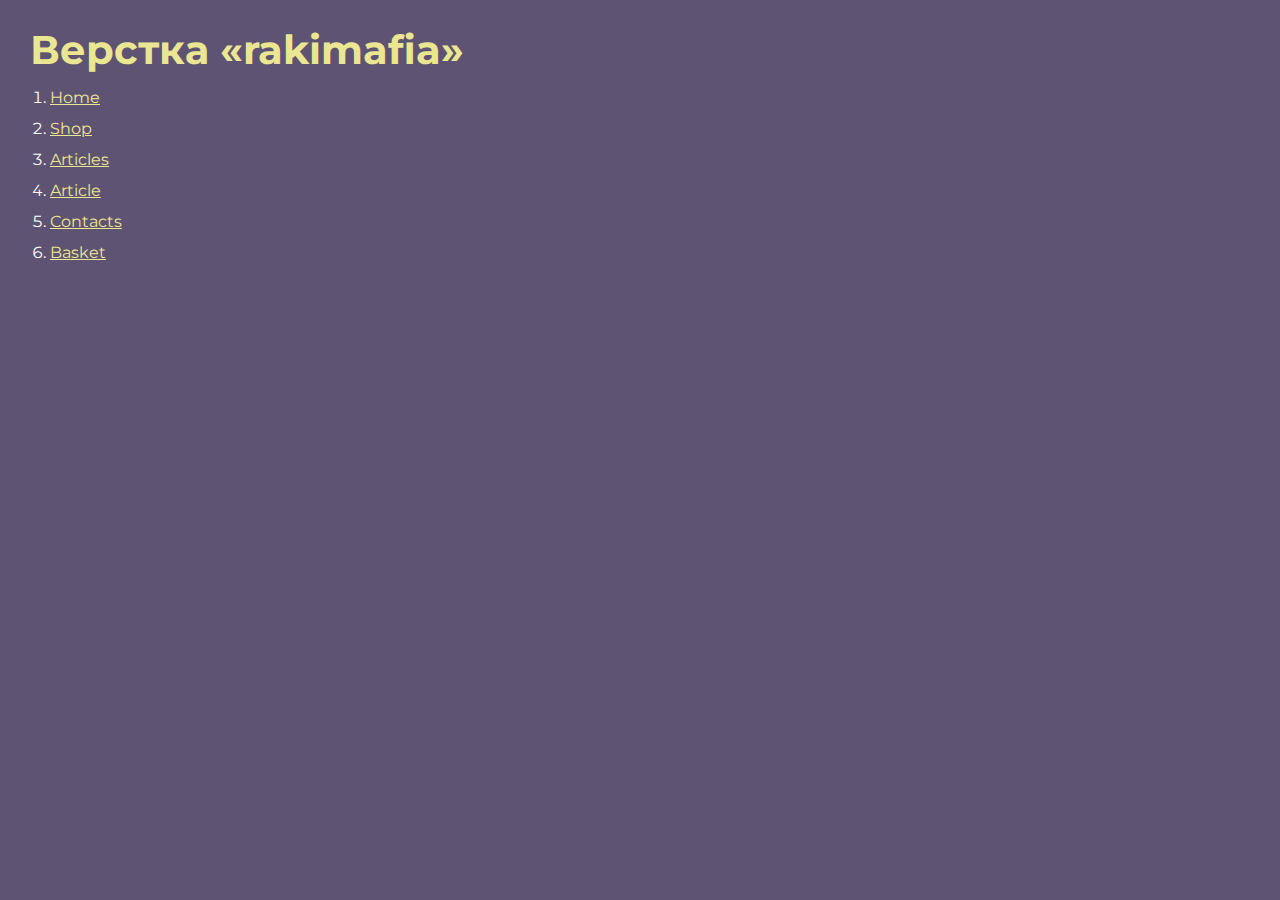
<file: index.html>
<!DOCTYPE html>
<html>

<head>
	<meta charset="UTF-8">
	<meta name="viewport" content="width=device-width, initial-scale=1.0">
	<title>Верстка «rakimafia»</title>
</head>

<body>
	<div class="rootpage">
		<h1>Верстка «rakimafia»</h1>
		<ol class="rootpage__list">
			<li><a target="_blank" href="home.html">Home</a></li>
			<li><a target="_blank" href="shop.html">Shop</a></li>
			<li><a target="_blank" href="articles.html">Articles</a></li>
			<li><a target="_blank" href="article.html">Article</a></li>
			<li><a target="_blank" href="contacts.html">Contacts</a></li>
			<li><a target="_blank" href="basket.html">Basket</a></li>
		</ol>
	</div>
</body>
<style>
	@charset "UTF-8";
	@import url("https://fonts.googleapis.com/css?family=Montserrat:regular,700&display=swap");

	*,
	*::before,
	*::after {
		padding: 0px;
		margin: 0px;
		border: 0px;
		box-sizing: border-box;
	}

	html,
	body {
		height: 100%;
		margin: 0;
		padding: 0;
		min-width: 320px;
		width: 100%;
		color: #fff;
		background-color: #5e5373;
	}

	body {
		font-family: Montserrat;
		font-size: 100%;
		line-height: 1;
		font-size: 1rem;
	}

	a {
		text-decoration: underline;
		color: #ebe691
	}

	a:visited {
		text-decoration: underline;
		color: #aaa768;
	}

	a:hover {
		text-decoration: none;
	}

	ul li {
		list-style: none;
	}

	img {
		vertical-align: top;
	}

	.wrapper {
		width: 100%;
		min-height: 100%;
		overflow: hidden;
	}

	.rootpage {
		padding: 30px;
		display: flex;
		flex-direction: column;
		align-items: flex-start;
	}

	@media (max-width: 767px) {
		.rootpage {
			padding: 30px 15px;
		}
	}

	h1 {
		color: #ebe691;
		font-size: 2.5rem;
		margin: 0px 0px 1.25rem 0px;
	}

	@media (max-width: 767px) {
		h1 {
			font-size: 1.85rem;
			margin: 0px 0px 1.25rem 0px;
		}
	}

	h2 {
		color: #ebe691;
		font-size: 1.25rem;
		margin: 0px 0px 1rem 0px;
	}

	@media (max-width: 767px) {
		h2 {
			font-size: 1.125rem;
			margin: 0px 0px 1rem 0px;
		}
	}

	.rootpage__info {
		line-height: 140%;
		margin: 0px 0px 1.5rem 0px;
	}

	.rootpage__list {
		margin: 0px 0px 2.25rem 1.25rem;
	}

	.rootpage__list li:not(:last-child) {
		margin: 0px 0px 15px 0px;
	}

	.rootpage__contacts,
	.rootpage__tnx {
		border-radius: 200px;
		padding: 20px 65px;
		line-height: 140%;
	}

	@media (max-width: 767px) {

		.rootpage__contacts,
		.rootpage__tnx {
			border-radius: 40px;
			padding: 20px;
		}
	}

	.rootpage__contacts {
		background: #32b5a4;

	}

	.rootpage__contacts a {
		color: #ebe691;
	}

	.rootpage__tnx {
		background: #c22d63;
		margin: 0px 0px 1rem 0px;
	}
</style>

</html>
</file>
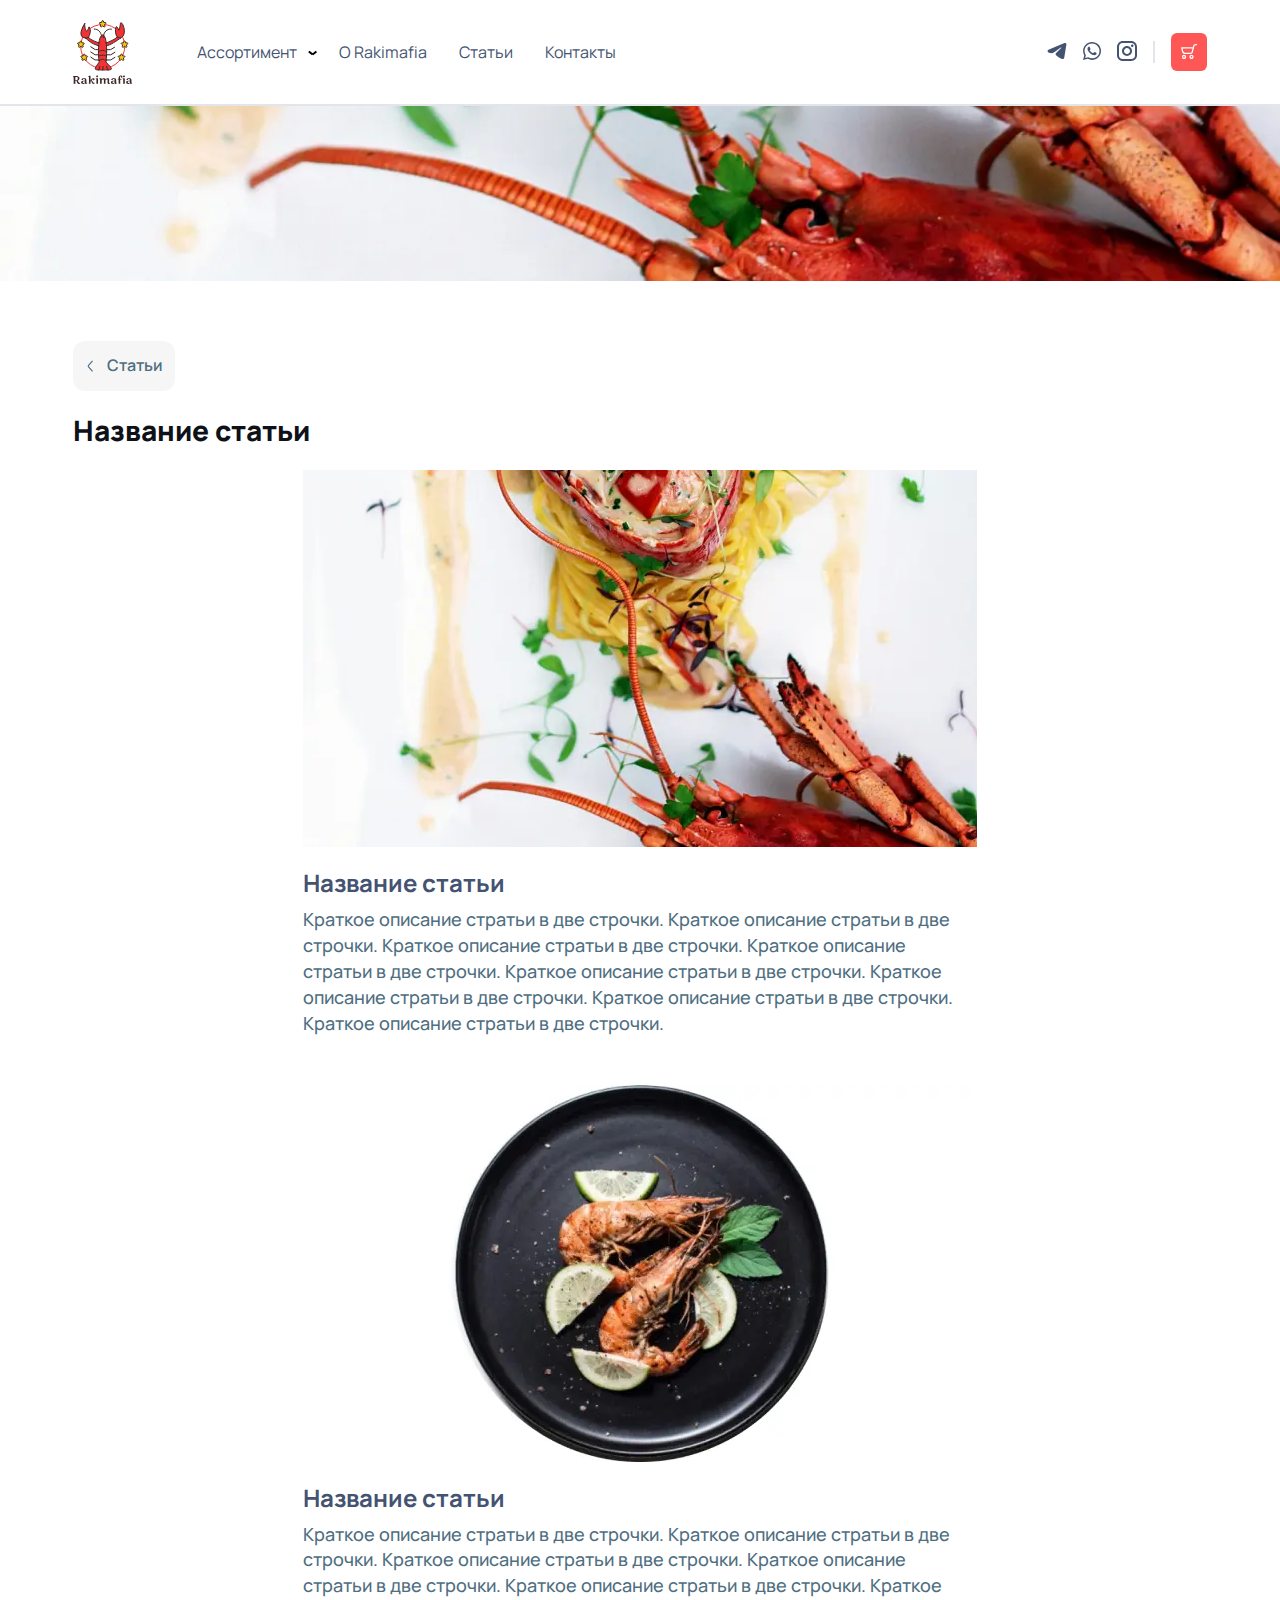
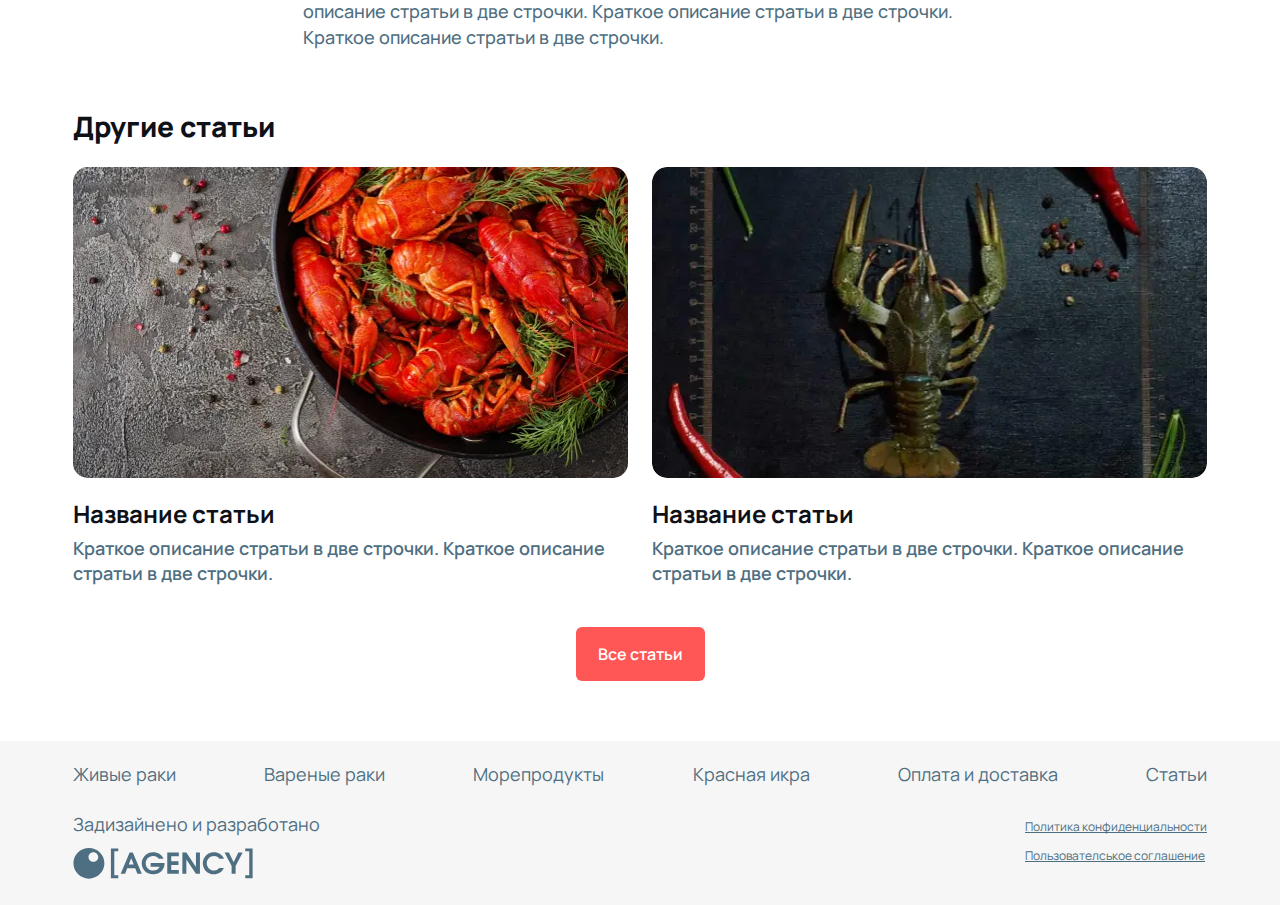
<file: article.html>
<!DOCTYPE html>
<html lang="en">

<head>
	<title>Arcticle</title>
	<meta charset="UTF-8">
	<meta name="format-detection" content="telephone=no">
	<link rel="stylesheet" href="css/style.min.css?_v=20240316170354">
	<meta name="viewport" content="width=device-width, initial-scale=1.0">
</head>

<body>
	<div class="wrapper">
		<header data-scroll="50" data-scroll-show="1000" class="header">
			<div class="header__container">
				<a href="index.html" class="header__logo">
					<img src="img/logo/logo.svg" alt="icon: Logo">
				</a>
				<div data-da=".header__actions,767.98,last" class="header__menu menu">
					<button type="button" class="menu__icon icon-menu"><span></span></button>
					<nav class="menu__body">
						<ul class="menu__list">
							<li data-spollers class="spollers">
								<div class="spollers__item">
									<button type="button" data-spoller class="spollers__title">Ассортимент</button>
									<div class="spollers__body">
										<ul class="spollers__list">
											<li>
												<a href="#">Пункт №1</a>
											</li>
											<li>
												<a href="#">Пункт №2</a>
											</li>
											<li>
												<a href="#">Пункт №3</a>
											</li>
										</ul>
									</div>
								</div>
							</li>
							<li class="menu__item"><a href="#" class="menu__link">О Rakimafia</a></li>
							<li class="menu__item"><a href="#" class="menu__link">Статьи</a></li>
							<li class="menu__item"><a href="#" class="menu__link">Контакты</a></li>
						</ul>
					</nav>
				</div>
				<div class="header__actions">
					<ul class="header__social">
						<li>
							<a href="#">
								<span aria-label="icon: telegram" class="social-icon" style="--icon: url(../img/icons/telegram.svg)"></span>
							</a>
						</li>
						<li>
							<a href="#">
								<span aria-label="icon: whatsapp" class="social-icon" style="--icon: url(../img/icons/whatsapp.svg)"></span>
							</a>
						</li>
						<li>
							<a href="#">
								<span aria-label="icon: instagram" class="social-icon" style="--icon: url(../img/icons/instagram.svg)"></span>
							</a>
						</li>
					</ul>
					<a href="#" class="header__shopping-cart">
						<span aria-label="icon: shopping-cart" class="shopping-cart-icon" style="--icon: url(../img/icons/shopping-cart.svg)"></span>
					</a>
				</div>
			</div>
		</header>
		<main class="page page_article">
			<div class="article-banner">
				<picture><source srcset="img/article/banner.webp" type="image/webp"><img src="img/article/banner.jpg" alt="image"></picture>
			</div>
			<section class="article">
				<div class="article__container">
					<a href="#" class="article__back">
						<span aria-label="icon: arrow-left" class="arrow-left-icon" style="--icon: url(../img/icons/arrow-down-thin.svg)"></span>
						<span>Статьи</span>
					</a>
					<h2 class="article__subtitle">Название статьи</h2>
					<div class="article__wrapper">
						<div class="article__item">
							<div class="article__body">
								<div class="article__image">
									<picture><source srcset="img/article/01.webp" type="image/webp"><img src="img/article/01.jpg" alt=""></picture>
								</div>
								<h3 class="article__topic">Название статьи</h3>
								<p class="article__text">
									Краткое описание стратьи в две строчки. Краткое описание стратьи в две строчки. Краткое
									описание стратьи в две строчки.
									Краткое описание стратьи в две строчки. Краткое описание стратьи в две строчки. Краткое
									описание стратьи в две строчки.
									Краткое описание стратьи в две строчки. Краткое описание стратьи в две строчки.
								</p>
							</div>
						</div>
						<div class="article__item">
							<div class="article__body">
								<div class="article__image">
									<picture><source srcset="img/article/02.webp" type="image/webp"><img src="img/article/02.jpg" alt=""></picture>
								</div>
								<h3 class="article__topic">Название статьи</h3>
								<p class="article__text">
									Краткое описание стратьи в две строчки. Краткое описание стратьи в две строчки. Краткое
									описание стратьи в две строчки.
									Краткое описание стратьи в две строчки. Краткое описание стратьи в две строчки. Краткое
									описание стратьи в две строчки.
									Краткое описание стратьи в две строчки. Краткое описание стратьи в две строчки.
								</p>
							</div>
						</div>
					</div>
				</div>
			</section>
			<section class="other-articles">
				<div class="other-articles__container">
					<h2 class="other-articles__subtitle">Другие статьи</h2>
					<div class="other-articles__items">
						<div class="other-articles__item">
							<div class="other-articles__image">
								<picture><source srcset="img/article/other-articles/01.webp" type="image/webp"><img src="img/article/other-articles/01.jpg" alt="image"></picture>
							</div>
							<h3 class="other-articles__topic">Название статьи</h3>
							<p class="other-articles__text">
								Краткое описание стратьи в две строчки. Краткое описание стратьи в две строчки.
							</p>
						</div>
						<div class="other-articles__item">
							<div class="other-articles__image">
								<picture><source srcset="img/article/other-articles/02.webp" type="image/webp"><img src="img/article/other-articles/02.jpg" alt="image"></picture>
							</div>
							<h3 class="other-articles__topic">Название статьи</h3>
							<p class="other-articles__text">
								Краткое описание стратьи в две строчки. Краткое описание стратьи в две строчки.
							</p>
						</div>
					</div>
					<div class="other-articles__actions">
						<button type="submit" class="other-articles__button">Все статьи</button>
					</div>
				</div>
			</section>
		</main>
		<footer class="footer footer_articles">
			<div class="footer__container">
				<div class="footer__menu">
					<ul class="footer__list">
						<li>
							<a href="#" class="footer__link">Живые раки</a>
						</li>
						<li>
							<a href="#" class="footer__link">Вареные раки</a>
						</li>
						<li>
							<a href="#" class="footer__link">Морепродукты</a>
						</li>
						<li>
							<a href="#" class="footer__link">Красная икра</a>
						</li>
						<li>
							<a href="#" class="footer__link">Оплата и доставка</a>
						</li>
						<li>
							<a href="#" class="footer__link">Статьи</a>
						</li>
					</ul>
				</div>
				<div class="footer__bottom">
					<div class="footer__info">
						<span class="footer__name">Задизайнено и разработано</span>
						<a href="#" class="footer__link">
							<span aria-label="logo: celicom" class="celicom-logo" style="--icon: url(../img/logo/celicom.svg)"></span>
						</a>
					</div>
					<ul class="copywrite">
						<li>
							<a href="#">Политика конфиденциальности</a>
						</li>
						<li>
							<a href="#">Пользователськое соглашение</a>
						</li>
					</ul>
				</div>
			</div>
		</footer>
	</div>
	<!-- <div id="popup" aria-hidden="true" class="popup">
	<div class="popup__wrapper">
		<div class="popup__content">
			<button data-close type="button" class="popup__close">Закрыть</button>
			<div class="popup__text">
				Text
			</div>
		</div>
	</div>
</div> -->
	<script src="js/app.min.js?_v=20240316170354"></script>
</body>

</html>
</file>
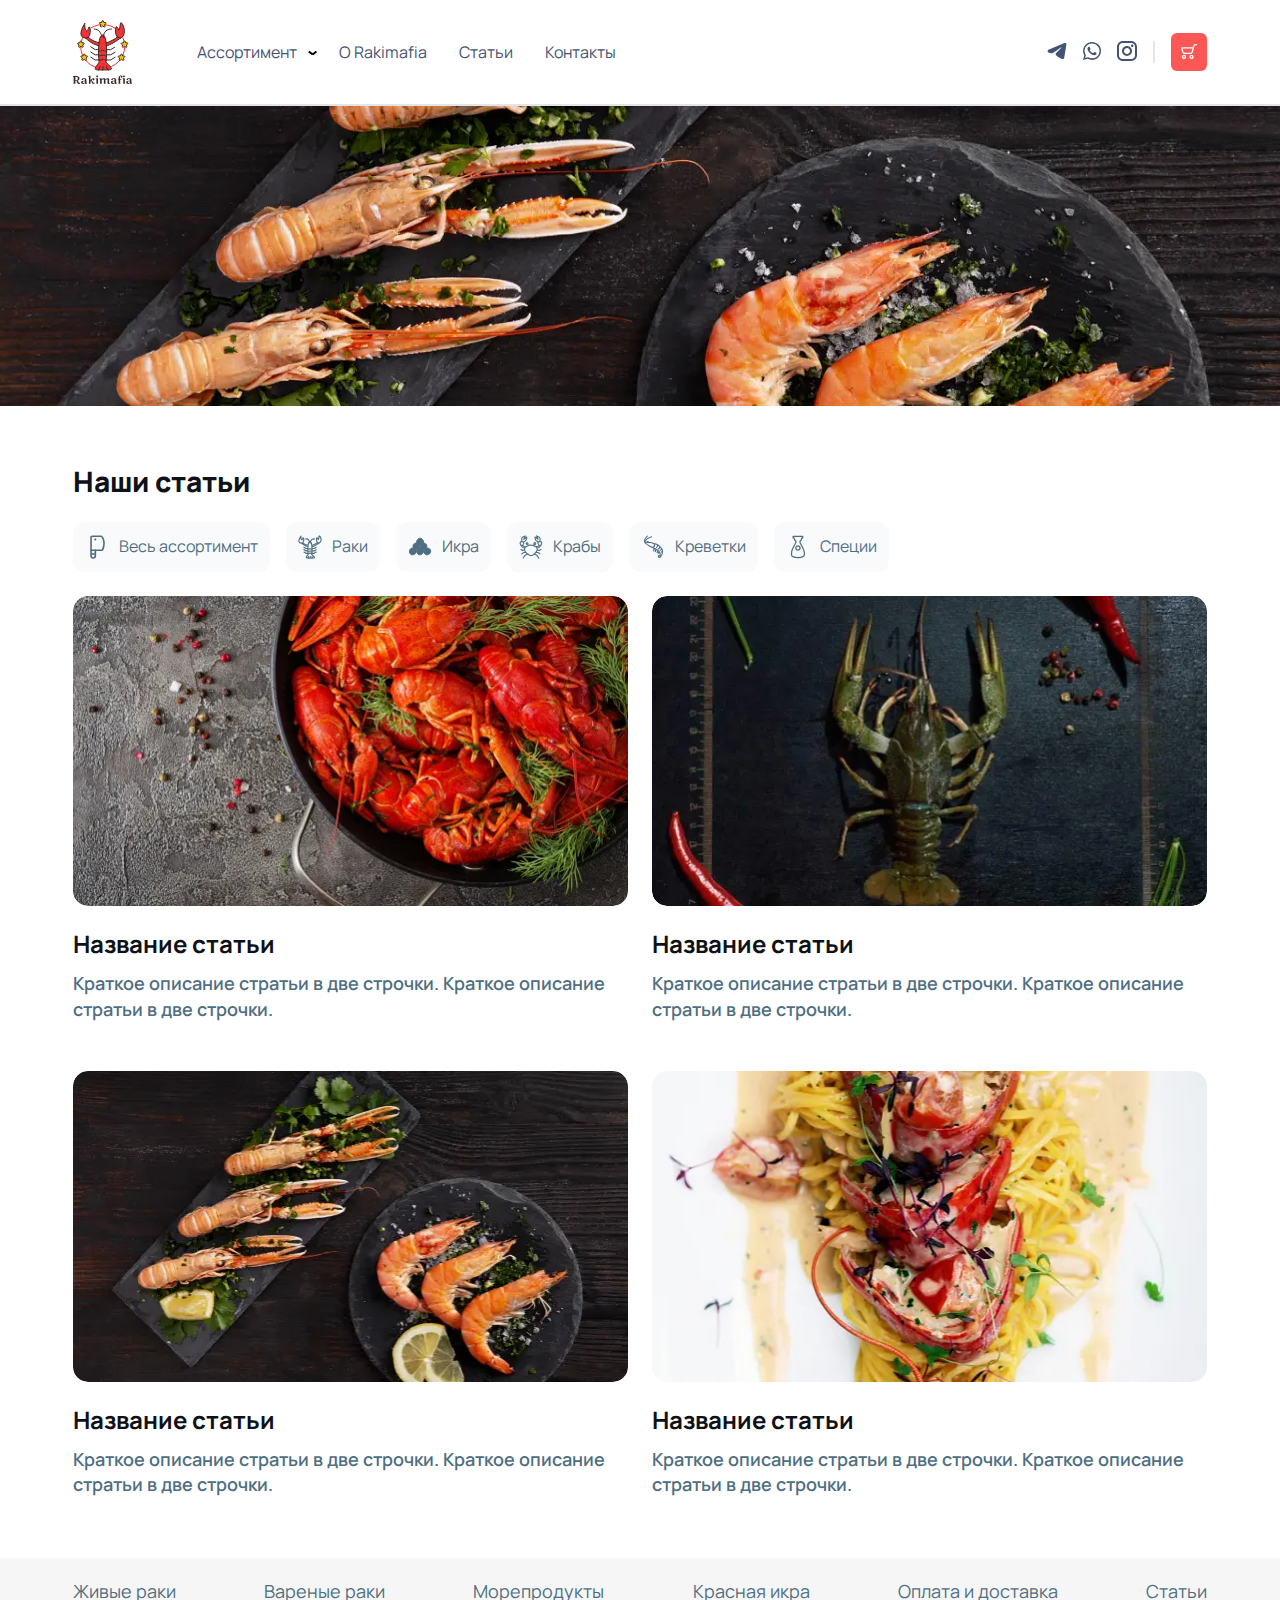
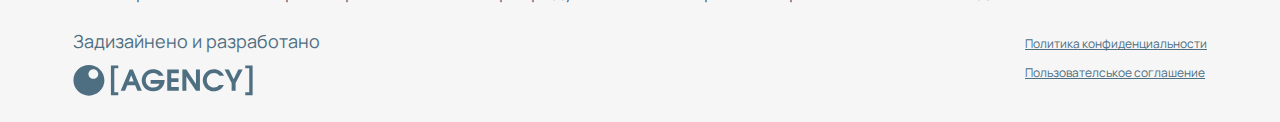
<file: articles.html>
<!DOCTYPE html>
<html lang="en">

<head>
	<title>Articles</title>
	<meta charset="UTF-8">
	<meta name="format-detection" content="telephone=no">
	<link rel="stylesheet" href="css/style.min.css?_v=20240316170354">
	<meta name="viewport" content="width=device-width, initial-scale=1.0">
</head>

<body>
	<div class="wrapper">
		<header data-scroll="50" data-scroll-show="1000" class="header">
			<div class="header__container">
				<a href="index.html" class="header__logo">
					<img src="img/logo/logo.svg" alt="icon: Logo">
				</a>
				<div data-da=".header__actions,767.98,last" class="header__menu menu">
					<button type="button" class="menu__icon icon-menu"><span></span></button>
					<nav class="menu__body">
						<ul class="menu__list">
							<li data-spollers class="spollers">
								<div class="spollers__item">
									<button type="button" data-spoller class="spollers__title">Ассортимент</button>
									<div class="spollers__body">
										<ul class="spollers__list">
											<li>
												<a href="#">Пункт №1</a>
											</li>
											<li>
												<a href="#">Пункт №2</a>
											</li>
											<li>
												<a href="#">Пункт №3</a>
											</li>
										</ul>
									</div>
								</div>
							</li>
							<li class="menu__item"><a href="#" class="menu__link">О Rakimafia</a></li>
							<li class="menu__item"><a href="#" class="menu__link">Статьи</a></li>
							<li class="menu__item"><a href="#" class="menu__link">Контакты</a></li>
						</ul>
					</nav>
				</div>
				<div class="header__actions">
					<ul class="header__social">
						<li>
							<a href="#">
								<span aria-label="icon: telegram" class="social-icon" style="--icon: url(../img/icons/telegram.svg)"></span>
							</a>
						</li>
						<li>
							<a href="#">
								<span aria-label="icon: whatsapp" class="social-icon" style="--icon: url(../img/icons/whatsapp.svg)"></span>
							</a>
						</li>
						<li>
							<a href="#">
								<span aria-label="icon: instagram" class="social-icon" style="--icon: url(../img/icons/instagram.svg)"></span>
							</a>
						</li>
					</ul>
					<a href="#" class="header__shopping-cart">
						<span aria-label="icon: shopping-cart" class="shopping-cart-icon" style="--icon: url(../img/icons/shopping-cart.svg)"></span>
					</a>
				</div>
			</div>
		</header>
		<main class="page page_articles">
			<div class="articles-banner articles-banner_desktop">
				<picture><source srcset="img/articles/banner.webp" type="image/webp"><img src="img/articles/banner.jpg" alt="image"></picture>
			</div>
			<div class="articles-banner articles-banner_mobile">
				<picture><source srcset="img/articles/banner-mobile.webp" type="image/webp"><img src="img/articles/banner-mobile.jpg" alt="image"></picture>
			</div>
			<section class="articles">
				<div class="articles__container">
					<h2 class="articles__subtitle">Наши статьи</h2>
					<nav class="articles__navigation">
						<ul class="articles__list">
							<li>
								<a href="#">
									<span aria-label="icon: knife" class="articles-icon" style="--icon: url(../img/icons/knife.svg)"></span>
									<span>Весь ассортимент</span>
								</a>
							</li>
							<li>
								<a href="#">
									<span aria-label="icon: cancers" class="articles-icon" style="--icon: url(../img/icons/cancers.svg)"></span>
									<span>Раки</span>
								</a>
							</li>
							<li>
								<a href="#">
									<span aria-label="icon: caviar" class="articles-icon" style="--icon: url(../img/icons/caviar.svg)"></span>
									<span>Икра</span>
								</a>
							</li>
							<li>
								<a href="#">
									<span aria-label="icon: crabs" class="articles-icon" style="--icon: url(../img/icons/crabs.svg)"></span>
									<span>Крабы</span>
								</a>
							</li>
							<li>
								<a href="#">
									<span aria-label="icon: shrimps" class="articles-icon" style="--icon: url(../img/icons/shrimps.svg)"></span>
									<span>Креветки</span>
								</a>
							</li>
							<li>
								<a href="#">
									<span aria-label="icon: spices" class="articles-icon" style="--icon: url(../img/icons/spices.svg)"></span>
									<span>Специи</span>
								</a>
							</li>
						</ul>
					</nav>
					<div class="articles__items">
						<article class="articles__item">
							<a href="#" class="articles__image">
								<picture><source srcset="img/articles/01.webp" type="image/webp"><img src="img/articles/01.jpg" alt="image"></picture>
							</a>
							<h3 class="articles__topic">Название статьи</h3>
							<p class="articles__text">Краткое описание стратьи в две строчки. Краткое описание стратьи в две строчки.</p>
						</article>
						<article class="articles__item">
							<a href="#" class="articles__image">
								<picture><source srcset="img/articles/02.webp" type="image/webp"><img src="img/articles/02.jpg" alt="image"></picture>
							</a>
							<h3 class="articles__topic">Название статьи</h3>
							<p class="articles__text">Краткое описание стратьи в две строчки. Краткое описание стратьи в две строчки.</p>
						</article>
						<article class="articles__item">
							<a href="#" class="articles__image">
								<picture><source srcset="img/articles/03.webp" type="image/webp"><img src="img/articles/03.jpg" alt="image"></picture>
							</a>
							<h3 class="articles__topic">Название статьи</h3>
							<p class="articles__text">Краткое описание стратьи в две строчки. Краткое описание стратьи в две строчки.</p>
						</article>
						<article class="articles__item">
							<a href="#" class="articles__image">
								<picture><source srcset="img/articles/04.webp" type="image/webp"><img src="img/articles/04.jpg" alt="image"></picture>
							</a>
							<h3 class="articles__topic">Название статьи</h3>
							<p class="articles__text">Краткое описание стратьи в две строчки. Краткое описание стратьи в две строчки.</p>
						</article>
					</div>
				</div>
			</section>
		</main>
		<footer class="footer footer_articles">
			<div class="footer__container">
				<div class="footer__menu">
					<ul class="footer__list">
						<li>
							<a href="#" class="footer__link">Живые раки</a>
						</li>
						<li>
							<a href="#" class="footer__link">Вареные раки</a>
						</li>
						<li>
							<a href="#" class="footer__link">Морепродукты</a>
						</li>
						<li>
							<a href="#" class="footer__link">Красная икра</a>
						</li>
						<li>
							<a href="#" class="footer__link">Оплата и доставка</a>
						</li>
						<li>
							<a href="#" class="footer__link">Статьи</a>
						</li>
					</ul>
				</div>
				<div class="footer__bottom">
					<div class="footer__info">
						<span class="footer__name">Задизайнено и разработано</span>
						<a href="#" class="footer__link">
							<span aria-label="logo: celicom" class="celicom-logo" style="--icon: url(../img/logo/celicom.svg)"></span>
						</a>
					</div>
					<ul class="copywrite">
						<li>
							<a href="#">Политика конфиденциальности</a>
						</li>
						<li>
							<a href="#">Пользователськое соглашение</a>
						</li>
					</ul>
				</div>
			</div>
		</footer>
	</div>
	<!-- <div id="popup" aria-hidden="true" class="popup">
	<div class="popup__wrapper">
		<div class="popup__content">
			<button data-close type="button" class="popup__close">Закрыть</button>
			<div class="popup__text">
				Text
			</div>
		</div>
	</div>
</div> -->
	<script src="js/app.min.js?_v=20240316170354"></script>
</body>

</html>
</file>
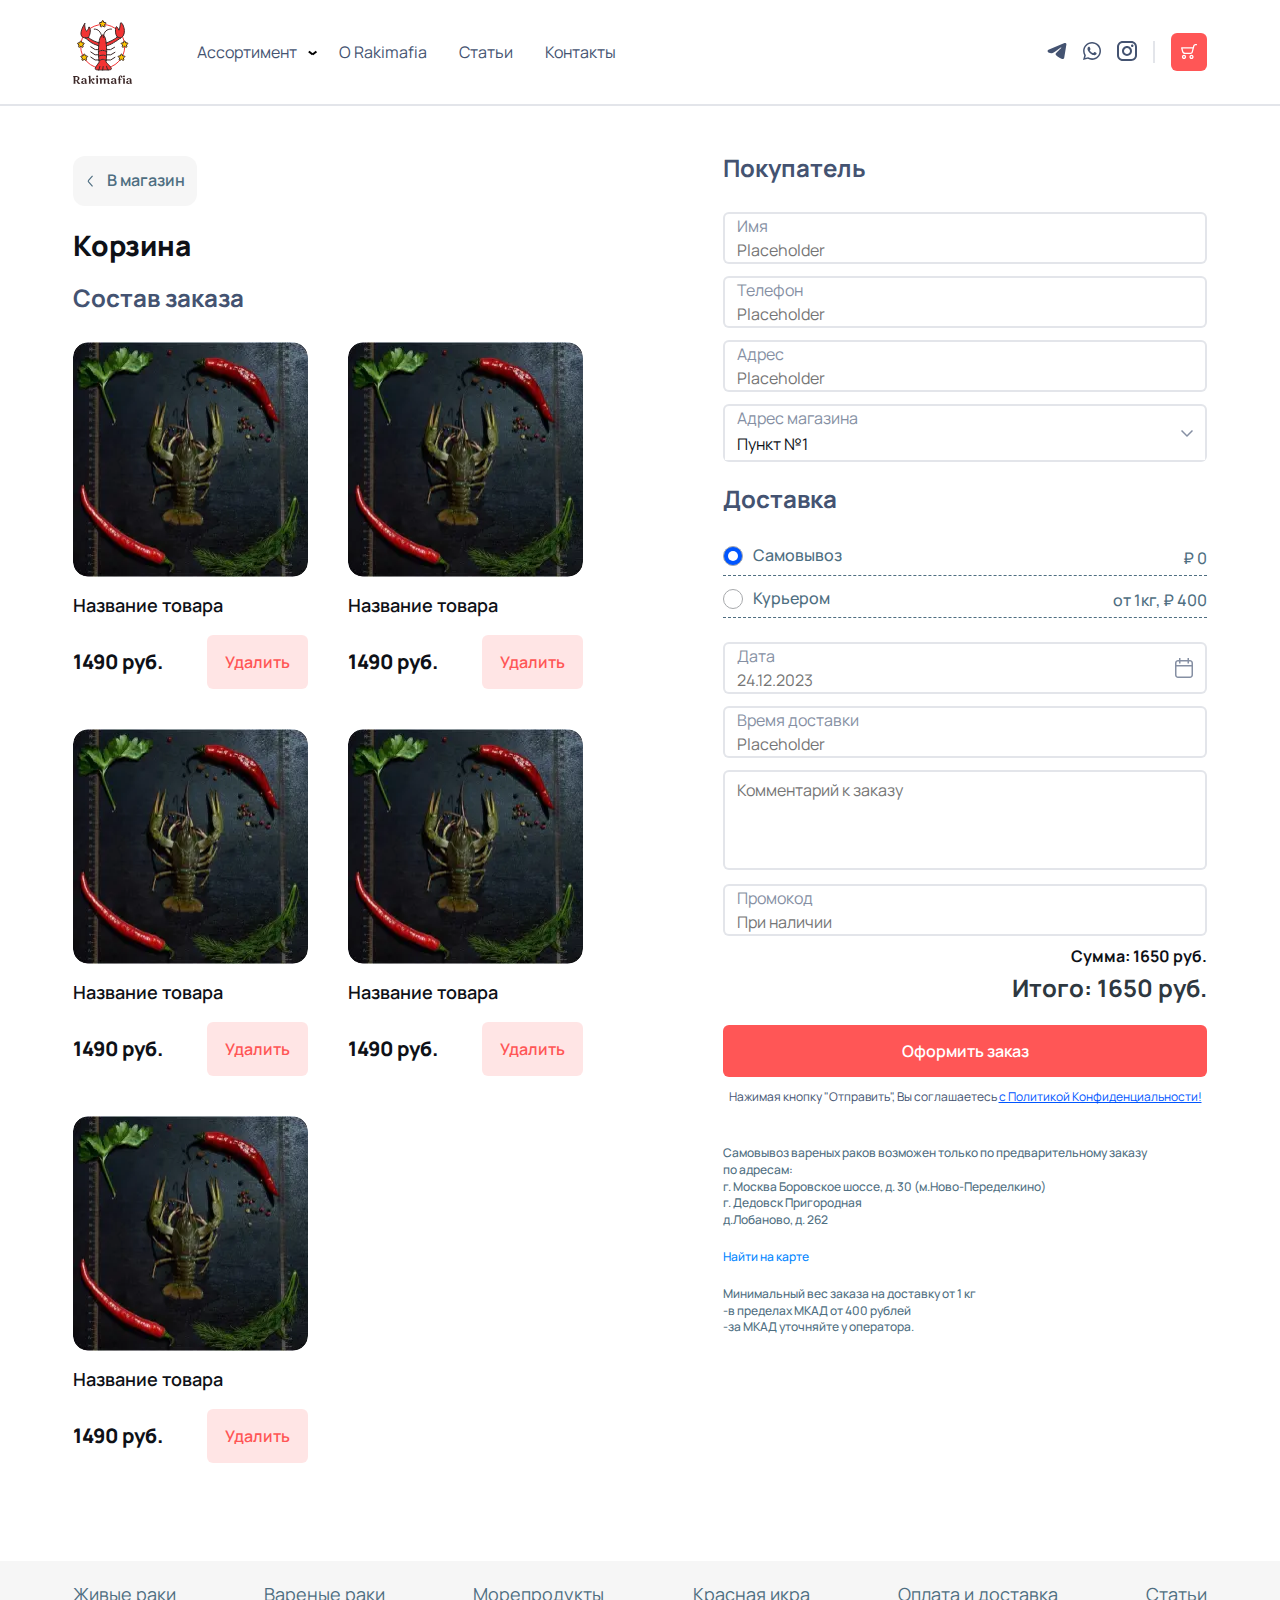
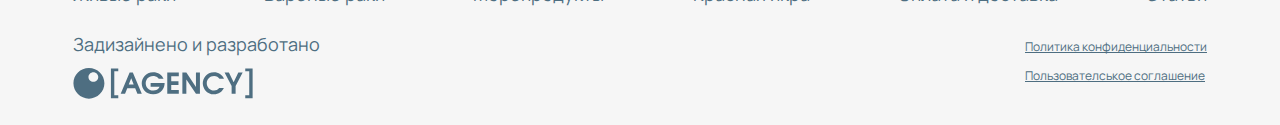
<file: basket.html>
<!DOCTYPE html>
<html lang="en">

<head>
	<title>Basket</title>
	<meta charset="UTF-8">
	<meta name="format-detection" content="telephone=no">
	<link rel="stylesheet" href="css/style.min.css?_v=20240316170354">
	<meta name="viewport" content="width=device-width, initial-scale=1.0">
</head>

<body>
	<div class="wrapper">
		<header data-scroll="50" data-scroll-show="1000" class="header header_default">
			<div class="header__container">
				<a href="index.html" class="header__logo">
					<img src="img/logo/logo.svg" alt="icon: Logo">
				</a>
				<div data-da=".header__actions,767.98,last" class="header__menu menu">
					<button type="button" class="menu__icon icon-menu"><span></span></button>
					<nav class="menu__body">
						<ul class="menu__list">
							<li data-spollers class="spollers">
								<div class="spollers__item">
									<button type="button" data-spoller class="spollers__title">Ассортимент</button>
									<div class="spollers__body">
										<ul class="spollers__list">
											<li>
												<a href="#">Пункт №1</a>
											</li>
											<li>
												<a href="#">Пункт №2</a>
											</li>
											<li>
												<a href="#">Пункт №3</a>
											</li>
										</ul>
									</div>
								</div>
							</li>
							<li class="menu__item"><a href="#" class="menu__link">О Rakimafia</a></li>
							<li class="menu__item"><a href="#" class="menu__link">Статьи</a></li>
							<li class="menu__item"><a href="#" class="menu__link">Контакты</a></li>
						</ul>
					</nav>
				</div>
				<div class="header__actions">
					<ul class="header__social">
						<li>
							<a href="#">
								<span aria-label="icon: telegram" class="social-icon" style="--icon: url(../img/icons/telegram.svg)"></span>
							</a>
						</li>
						<li>
							<a href="#">
								<span aria-label="icon: whatsapp" class="social-icon" style="--icon: url(../img/icons/whatsapp.svg)"></span>
							</a>
						</li>
						<li>
							<a href="#">
								<span aria-label="icon: instagram" class="social-icon" style="--icon: url(../img/icons/instagram.svg)"></span>
							</a>
						</li>
					</ul>
					<a href="#" class="header__shopping-cart">
						<span aria-label="icon: shopping-cart" class="shopping-cart-icon" style="--icon: url(../img/icons/shopping-cart.svg)"></span>
					</a>
				</div>
			</div>
		</header>
		<main class="page page_basket">
			<section class="basket">
				<div class="basket__container">
					<div class="basket__body">
						<div class="basket__top">
							<a href="#" class="basket__back">
								<span aria-label="icon: arrow-left" class="arrow-left-icon" style="--icon: url(../img/icons/arrow-down-thin.svg)"></span>
								<span>В магазин</span>
							</a>
							<h2 class="basket__subtitle">Корзина</h2>
						</div>
						<h3 class="basket__topic">Состав заказа</h3>
						<div class="basket__items">
							<div class="row-content__item item-content">
								<div class="item-content__image">
									<picture><source srcset="img/products/1/01.webp" type="image/webp"><img src="img/products/1/01.jpg" alt="image"></picture>
								</div>
								<div class="item-content__name">Название товара</div>
								<div class="item-content__bottom">
									<span class="item-content__price">1490 руб.</span>
									<button type="button" class="item-content__delete-btn delete-btn">Удалить</button>
								</div>
							</div>
							<div class="row-content__item item-content">
								<div class="item-content__image">
									<picture><source srcset="img/products/1/01.webp" type="image/webp"><img src="img/products/1/01.jpg" alt="image"></picture>
								</div>
								<div class="item-content__name">Название товара</div>
								<div class="item-content__bottom">
									<span class="item-content__price">1490 руб.</span>
									<button type="button" class="item-content__delete-btn delete-btn">Удалить</button>
								</div>
							</div>
							<div class="row-content__item item-content">
								<div class="item-content__image">
									<picture><source srcset="img/products/1/01.webp" type="image/webp"><img src="img/products/1/01.jpg" alt="image"></picture>
								</div>
								<div class="item-content__name">Название товара</div>
								<div class="item-content__bottom">
									<span class="item-content__price">1490 руб.</span>
									<button type="button" class="item-content__delete-btn delete-btn">Удалить</button>
								</div>
							</div>
							<div class="row-content__item item-content">
								<div class="item-content__image">
									<picture><source srcset="img/products/1/01.webp" type="image/webp"><img src="img/products/1/01.jpg" alt="image"></picture>
								</div>
								<div class="item-content__name">Название товара</div>
								<div class="item-content__bottom">
									<span class="item-content__price">1490 руб.</span>
									<button type="button" class="item-content__delete-btn delete-btn">Удалить</button>
								</div>
							</div>
							<div class="row-content__item item-content">
								<div class="item-content__image">
									<picture><source srcset="img/products/1/01.webp" type="image/webp"><img src="img/products/1/01.jpg" alt="image"></picture>
								</div>
								<div class="item-content__name">Название товара</div>
								<div class="item-content__bottom">
									<span class="item-content__price">1490 руб.</span>
									<button type="button" class="item-content__delete-btn delete-btn">Удалить</button>
								</div>
							</div>
						</div>
					</div>
					<form class="basket__info">
						<h3 class="basket__topic">Покупатель</h3>
						<div class="basket__form form-basket">

							<div class="form-basket__line">
								<label for="username" class="form-basket__label">Имя</label>
								<input id="username" placeholder="Placeholder" type="text" class="form-basket__input">
							</div>
							<div class="form-basket__line">
								<label for="userphone" class="form-basket__label">Телефон</label>
								<input id="userphone" placeholder="Placeholder" type="text" class="form-basket__input">
							</div>
							<div class="form-basket__line">
								<label for="useraddress" class="form-basket__label">Адрес</label>
								<input id="useraddress" placeholder="Placeholder" type="text" class="form-basket__input">
							</div>
							<div class="form-basket__select-wrapper">
								<label for="useraddress" class="form-basket__select-label">Адрес магазина</label>
								<select name="form[]" class="form">
									<option value="1" selected>Пункт №1</option>
									<option value="2">Пункт №2</option>
									<option value="3">Пункт №3</option>
									<option value="4">Пункт №4</option>
								</select>
							</div>

						</div>

						<h3 class="basket__topic">Доставка</h3>

						<div class="basket__radio radio-basket">
							<div class="options">
								<div class="options__line">
									<div class="options__item">
										<input hidden id="o_1" class="options__input" checked type="radio" value="1" name="option">
										<label for="o_1" class="options__label"><span class="options__text">Самовывоз</span></label>
									</div>
									<div class="options__info">₽ 0</div>
								</div>
								<div class="options__line">
									<div class="options__item">
										<input hidden id="o_2" class="options__input" type="radio" value="2" name="option">
										<label for="o_2" class="options__label"><span class="options__text">Курьером</span></label>
									</div>
									<div class="options__info">от 1кг, ₽ 400</div>
								</div>
							</div>
						</div>

						<div class="datepicker-line">
							<label for="useraddress" class="form-basket__label">Дата</label>
							<input data-datepicker placeholder="24.12.2023" type="text" class="form-basket__input">
						</div>

						<div class="form-basket__line">
							<label for="username" class="form-basket__label">Время доставки</label>
							<input id="username" placeholder="Placeholder" type="text" class="form-basket__input">
						</div>

						<div class="form-basket__textarea">
							<textarea placeholder="Комментарий к заказу"></textarea>
						</div>

						<div class="form-basket__line">
							<label for="username" class="form-basket__label">Промокод</label>
							<input id="username" placeholder="При наличии" type="text" class="form-basket__input">
						</div>

						<div class="form-basket__total total-basket">
							<div class="total-basket__sum">Сумма: 1650 руб.</div>
							<div class="total-basket__result">Итого: 1650 руб.</div>
							<button class="total-basket__button button">Оформить заказ</button>
							<p class="total-basket__policy">
								Нажимая кнопку "Отправить", Вы соглашаетесь <a href="#">с Политикой Конфиденциальности!</a>
							</p>
						</div>

						<div class="form-basket__info">
							<ul>
								<li>
									Самовывоз вареных раков возможен только по предварительному заказу по адресам:
								</li>
								<li>
									г. Москва Боровское шоссе, д. 30 (м.Ново-Переделкино)
								</li>
								<li>
									г. Дедовск Пригородная
								</li>
								<li>
									д.Лобаново, д. 262
								</li>
							</ul>
							<a href="#">Найти на карте</a>
							<p>
								Минимальный вес заказа на доставку от 1 кг <br>-в пределах МКАД от 400 рублей <br>-за МКАД
								уточняйте у оператора.
							</p>
						</div>


				</div>
	</div>
	</section>
	<div class="notification-block">
		<div class="notification-block__icon">
			<img src="img/notifications/icon.svg" alt="icon">
		</div>
		<div class="notification-block__body">
			<div class="notification-block__title">Товар добавлен в корзину</div>
			<a href="#" class="notification-block__link">Перейти в корзину</a>
			<a href="#" class="notification-block__shopping">
				<span aria-label="icon: shopping-cart" class="shopping-icon-notification" style="--icon: url(../img/icons/shopping-cart.svg)"></span>
				Корзина
			</a>
		</div>
		<button type="button" class="notification-block__close">
			<svg width="24" height="24" viewBox="0 0 24 24" fill="none" xmlns="http://www.w3.org/2000/svg">
				<path fill-rule="evenodd" clip-rule="evenodd" d="M10.9399 12.0006L6.84839 16.0921L7.90905 17.1527L12.0005 13.0612L16.092 17.1527L17.1527 16.0921L13.0612 12.0006L17.1527 7.90905L16.092 6.84839L12.0005 10.9399L7.90906 6.84839L6.8484 7.90905L10.9399 12.0006Z" fill="#445371" />
			</svg>
		</button>
	</div>
	</main>
	<footer class="footer footer_articles">
		<div class="footer__container">
			<div class="footer__menu">
				<ul class="footer__list">
					<li>
						<a href="#" class="footer__link">Живые раки</a>
					</li>
					<li>
						<a href="#" class="footer__link">Вареные раки</a>
					</li>
					<li>
						<a href="#" class="footer__link">Морепродукты</a>
					</li>
					<li>
						<a href="#" class="footer__link">Красная икра</a>
					</li>
					<li>
						<a href="#" class="footer__link">Оплата и доставка</a>
					</li>
					<li>
						<a href="#" class="footer__link">Статьи</a>
					</li>
				</ul>
			</div>
			<div class="footer__bottom">
				<div class="footer__info">
					<span class="footer__name">Задизайнено и разработано</span>
					<a href="#" class="footer__link">
						<span aria-label="logo: celicom" class="celicom-logo" style="--icon: url(../img/logo/celicom.svg)"></span>
					</a>
				</div>
				<ul class="copywrite">
					<li>
						<a href="#">Политика конфиденциальности</a>
					</li>
					<li>
						<a href="#">Пользователськое соглашение</a>
					</li>
				</ul>
			</div>
		</div>
	</footer>
	</div>
	<!-- <div id="popup" aria-hidden="true" class="popup">
	<div class="popup__wrapper">
		<div class="popup__content">
			<button data-close type="button" class="popup__close">Закрыть</button>
			<div class="popup__text">
				Text
			</div>
		</div>
	</div>
</div> -->
	<script src="js/app.min.js?_v=20240316170354"></script>
</body>

</html>
</file>
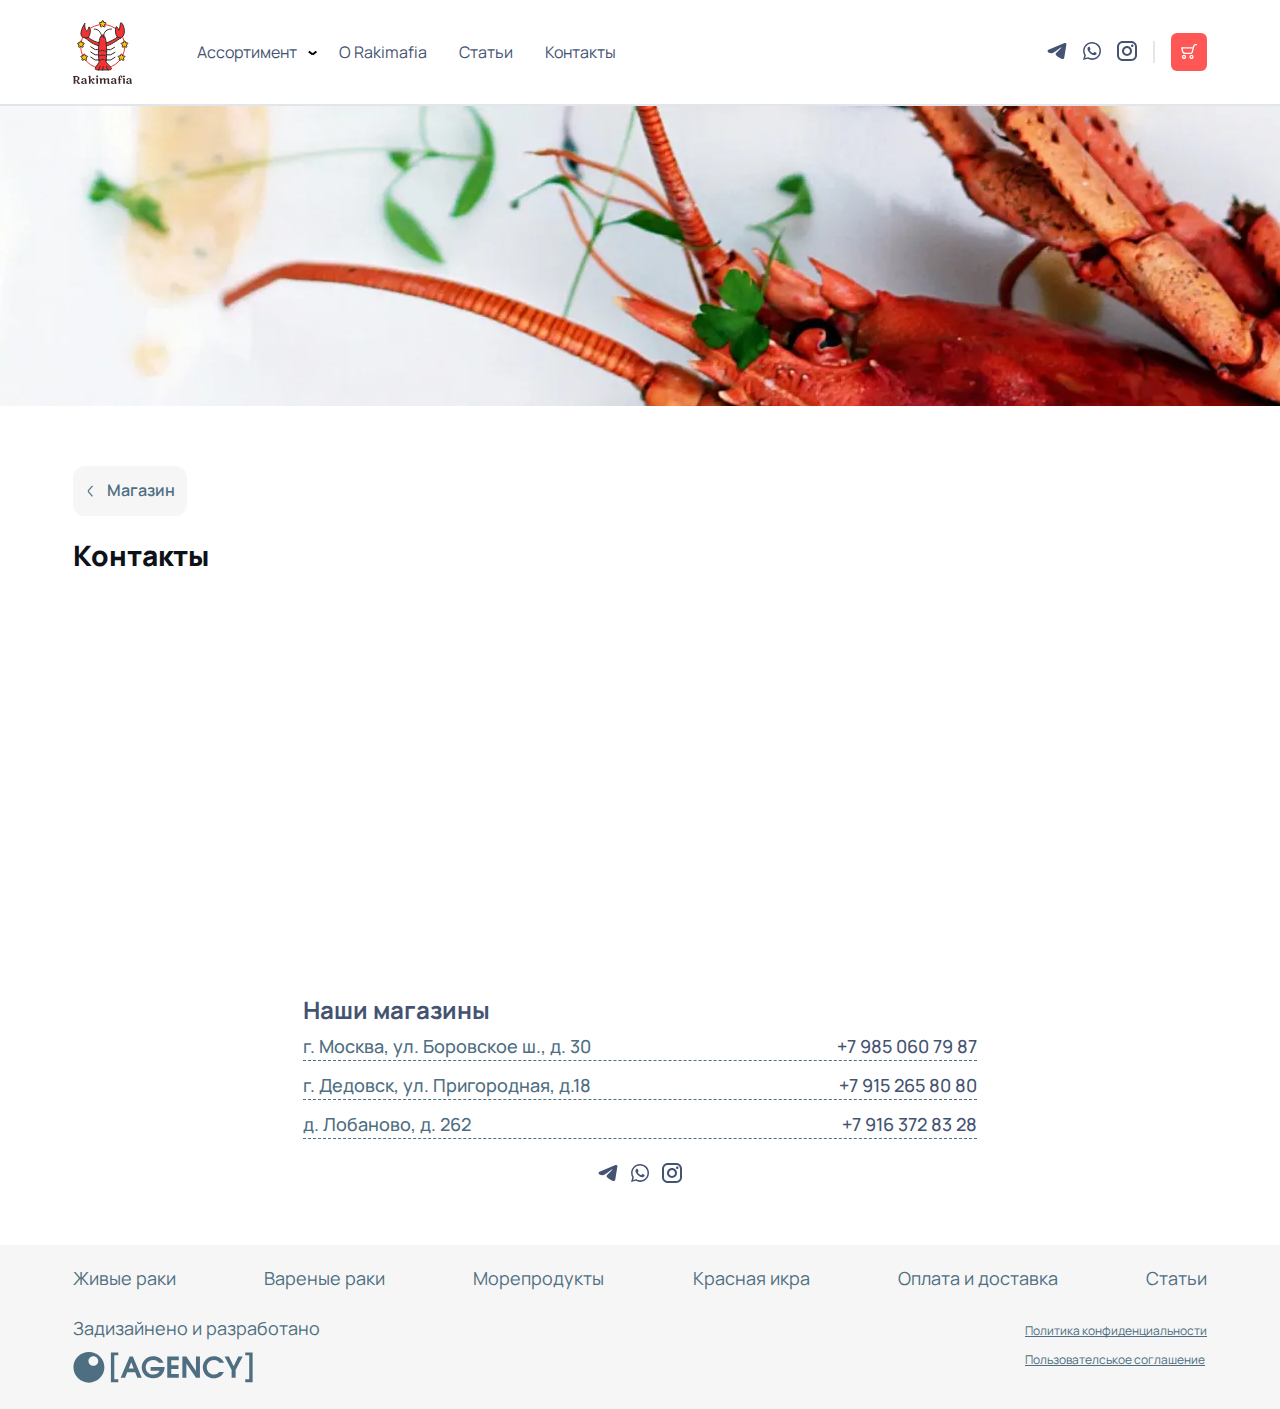
<file: contacts.html>
<!DOCTYPE html>
<html lang="en">

<head>
	<title>Contacts</title>
	<meta charset="UTF-8">
	<meta name="format-detection" content="telephone=no">
	<link rel="stylesheet" href="css/style.min.css?_v=20240316170354">
	<meta name="viewport" content="width=device-width, initial-scale=1.0">
</head>

<body>
	<div class="wrapper">
		<header data-scroll="50" data-scroll-show="1000" class="header">
			<div class="header__container">
				<a href="index.html" class="header__logo">
					<img src="img/logo/logo.svg" alt="icon: Logo">
				</a>
				<div data-da=".header__actions,767.98,last" class="header__menu menu">
					<button type="button" class="menu__icon icon-menu"><span></span></button>
					<nav class="menu__body">
						<ul class="menu__list">
							<li data-spollers class="spollers">
								<div class="spollers__item">
									<button type="button" data-spoller class="spollers__title">Ассортимент</button>
									<div class="spollers__body">
										<ul class="spollers__list">
											<li>
												<a href="#">Пункт №1</a>
											</li>
											<li>
												<a href="#">Пункт №2</a>
											</li>
											<li>
												<a href="#">Пункт №3</a>
											</li>
										</ul>
									</div>
								</div>
							</li>
							<li class="menu__item"><a href="#" class="menu__link">О Rakimafia</a></li>
							<li class="menu__item"><a href="#" class="menu__link">Статьи</a></li>
							<li class="menu__item"><a href="#" class="menu__link">Контакты</a></li>
						</ul>
					</nav>
				</div>
				<div class="header__actions">
					<ul class="header__social">
						<li>
							<a href="#">
								<span aria-label="icon: telegram" class="social-icon" style="--icon: url(../img/icons/telegram.svg)"></span>
							</a>
						</li>
						<li>
							<a href="#">
								<span aria-label="icon: whatsapp" class="social-icon" style="--icon: url(../img/icons/whatsapp.svg)"></span>
							</a>
						</li>
						<li>
							<a href="#">
								<span aria-label="icon: instagram" class="social-icon" style="--icon: url(../img/icons/instagram.svg)"></span>
							</a>
						</li>
					</ul>
					<a href="#" class="header__shopping-cart">
						<span aria-label="icon: shopping-cart" class="shopping-cart-icon" style="--icon: url(../img/icons/shopping-cart.svg)"></span>
					</a>
				</div>
			</div>
		</header>
		<main class="page page_contacts">
			<div class="contacts-banner">
				<picture><source srcset="img/article/banner.webp" type="image/webp"><img src="img/article/banner.jpg" alt="image"></picture>
			</div>
			<section class="contacts">
				<div class="contacts__container">
					<div class="contacts__top">
						<a href="#" class="contacts__back">
							<span aria-label="icon: arrow-left" class="arrow-left-icon" style="--icon: url(../img/icons/arrow-down-thin.svg)"></span>
							<span>Магазин</span>
						</a>
						<h2 class="contacts__subtitle">Контакты</h2>
					</div>
					<div class="contacts__wrapper">
						<div class="contacts__map">
							<iframe src="https://yandex.com/map-widget/v1/?um=constructor%3A56060c9d82ae608f28730789f2e33f6b7abfbb2f3100219a993596c34adc14fc&amp;source=constructor" width="100%" height="100%" frameborder="0"></iframe>
						</div>
						<h3 class="contacts__topic">Наши магазины</h3>
						<ul class="contacts__list">
							<li>
								<span>г. Москва, ул. Боровское ш., д. 30</span>
								<a href="tel:+79850607987">+7 985 060 79 87</a>
							</li>
							<li>
								<span>г. Дедовск, ул. Пригородная, д.18</span>
								<a href="tel:+79152658080">+7 915 265 80 80</a>
							</li>
							<li>
								<span>д. Лобаново, д. 262</span>
								<a href="tel:+79152658080">+7 916 372 83 28</a>
							</li>
						</ul>
						<ul class="contacts__social">
							<li>
								<a href="#">
									<span aria-label="icon: telegram" class="social-icon" style="--icon: url(../img/icons/telegram.svg)"></span>
								</a>
							</li>
							<li>
								<a href="#">
									<span aria-label="icon: whatsapp" class="social-icon" style="--icon: url(../img/icons/whatsapp.svg)"></span>
								</a>
							</li>
							<li>
								<a href="#">
									<span aria-label="icon: instagram" class="social-icon" style="--icon: url(../img/icons/instagram.svg)"></span>
								</a>
							</li>
						</ul>
					</div>
				</div>
			</section>
		</main>
		<footer class="footer footer_articles">
			<div class="footer__container">
				<div class="footer__menu">
					<ul class="footer__list">
						<li>
							<a href="#" class="footer__link">Живые раки</a>
						</li>
						<li>
							<a href="#" class="footer__link">Вареные раки</a>
						</li>
						<li>
							<a href="#" class="footer__link">Морепродукты</a>
						</li>
						<li>
							<a href="#" class="footer__link">Красная икра</a>
						</li>
						<li>
							<a href="#" class="footer__link">Оплата и доставка</a>
						</li>
						<li>
							<a href="#" class="footer__link">Статьи</a>
						</li>
					</ul>
				</div>
				<div class="footer__bottom">
					<div class="footer__info">
						<span class="footer__name">Задизайнено и разработано</span>
						<a href="#" class="footer__link">
							<span aria-label="logo: celicom" class="celicom-logo" style="--icon: url(../img/logo/celicom.svg)"></span>
						</a>
					</div>
					<ul class="copywrite">
						<li>
							<a href="#">Политика конфиденциальности</a>
						</li>
						<li>
							<a href="#">Пользователськое соглашение</a>
						</li>
					</ul>
				</div>
			</div>
		</footer>
	</div>
	<!-- <div id="popup" aria-hidden="true" class="popup">
	<div class="popup__wrapper">
		<div class="popup__content">
			<button data-close type="button" class="popup__close">Закрыть</button>
			<div class="popup__text">
				Text
			</div>
		</div>
	</div>
</div> -->
	<script src="js/app.min.js?_v=20240316170354"></script>
</body>

</html>
</file>
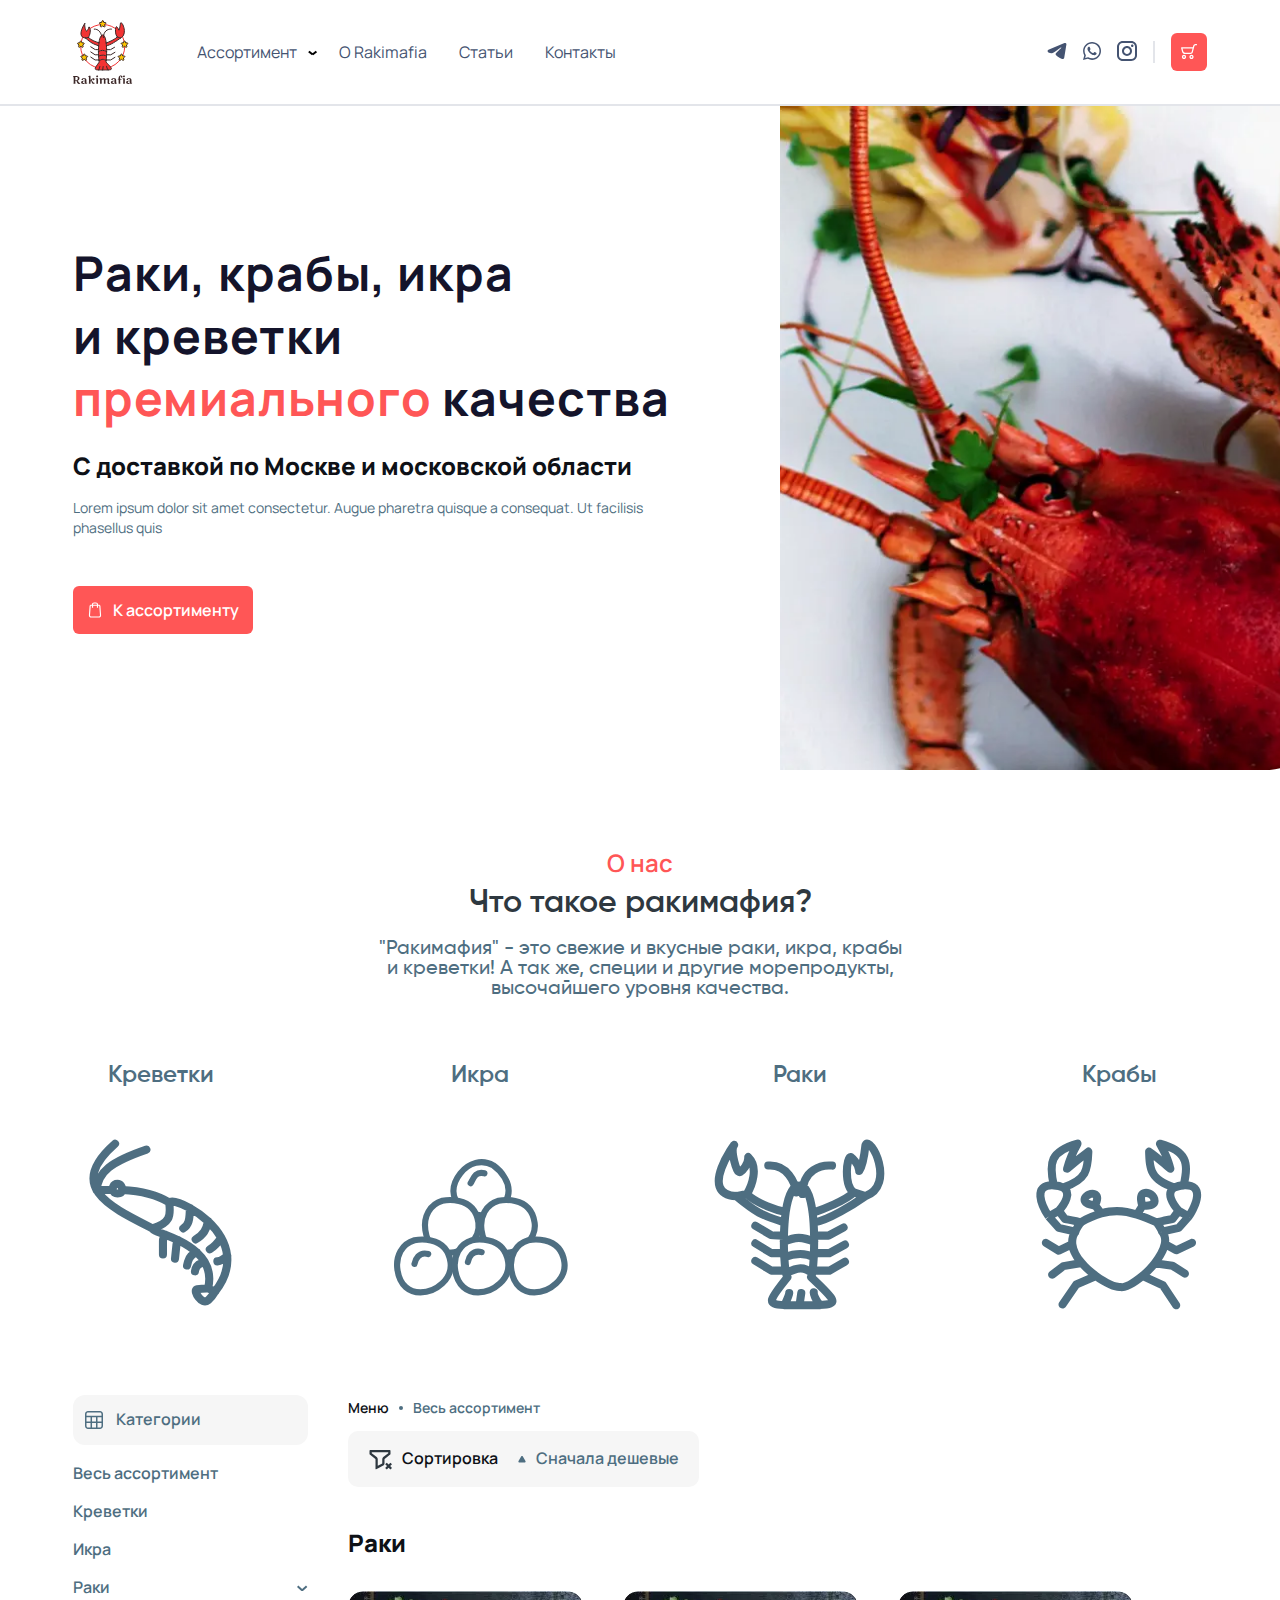
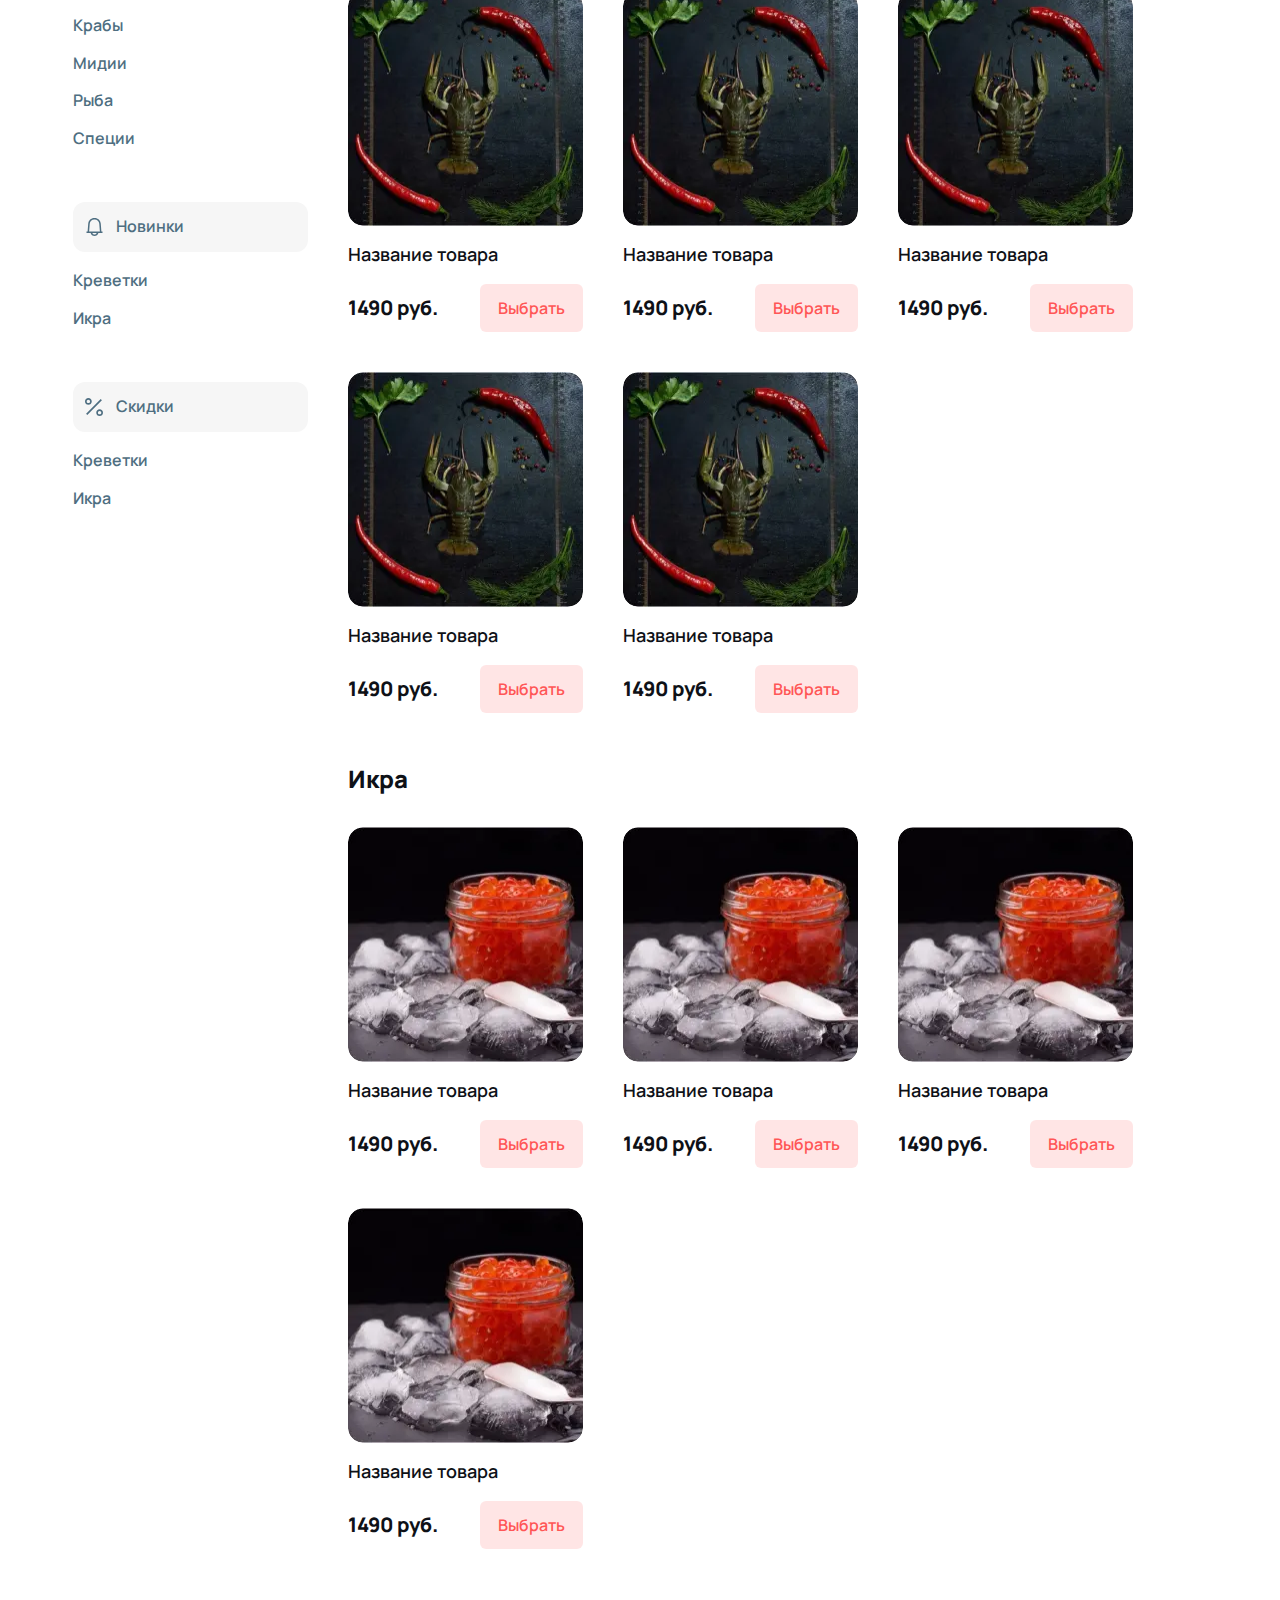
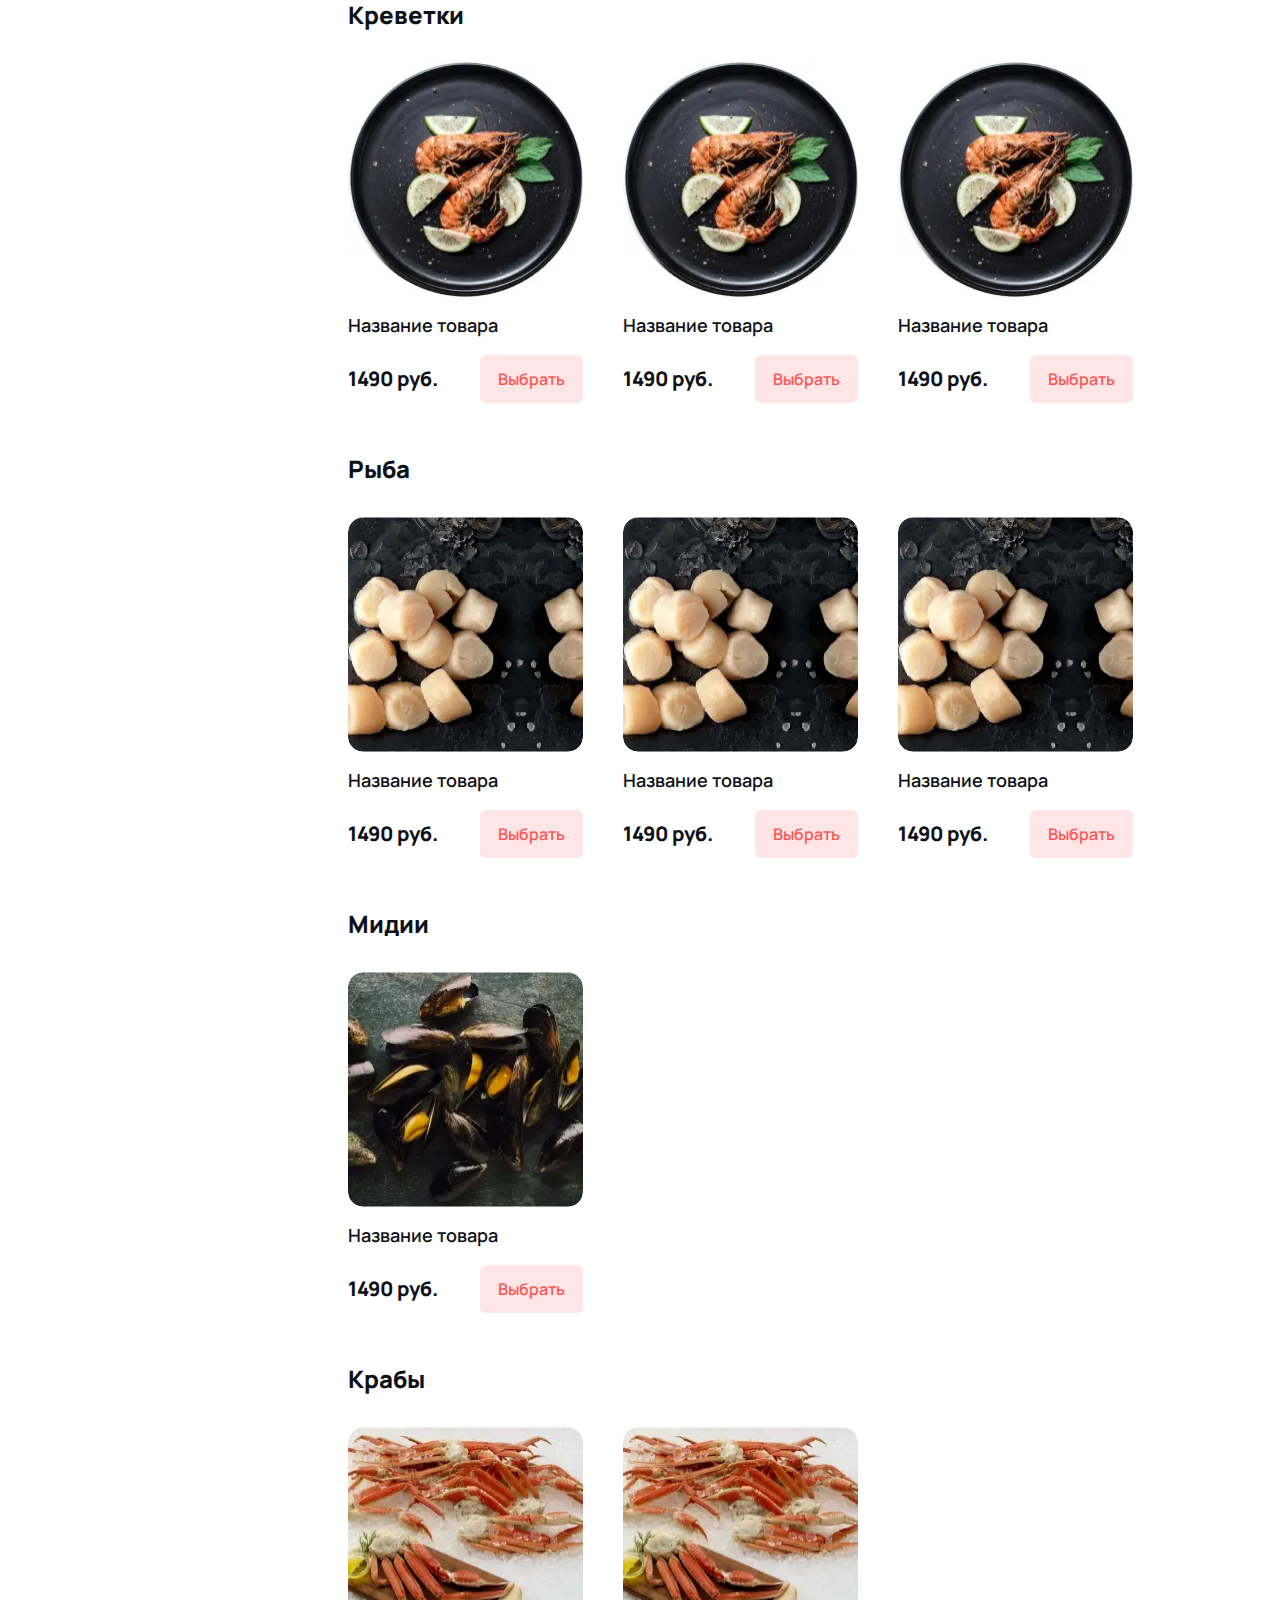
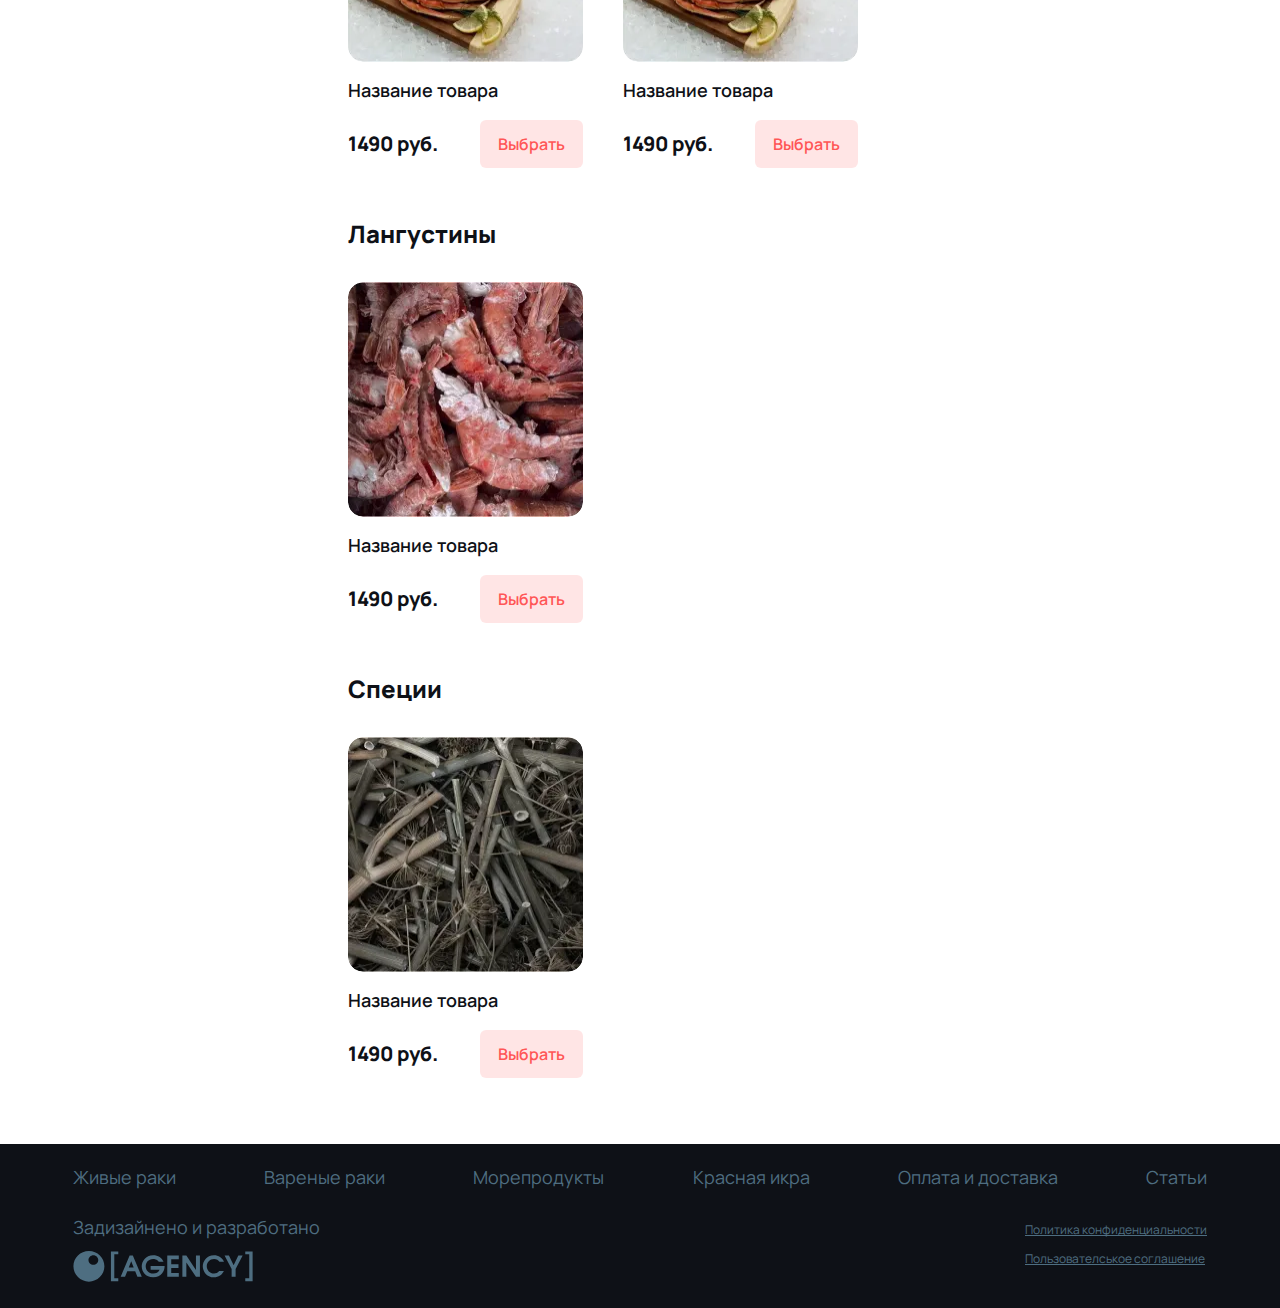
<file: home.html>
<!DOCTYPE html>
<html lang="en">

<head>
	<title>HomePage</title>
	<meta charset="UTF-8">
	<meta name="format-detection" content="telephone=no">
	<link rel="stylesheet" href="css/style.min.css?_v=20240316170354">
	<meta name="viewport" content="width=device-width, initial-scale=1.0">
</head>

<body>
	<div class="wrapper">
		<header data-scroll="50" data-scroll-show="1000" class="header">
			<div class="header__container">
				<a href="index.html" class="header__logo">
					<img src="img/logo/logo.svg" alt="icon: Logo">
				</a>
				<div data-da=".header__actions,767.98,last" class="header__menu menu">
					<button type="button" class="menu__icon icon-menu"><span></span></button>
					<nav class="menu__body">
						<ul class="menu__list">
							<li data-spollers class="spollers">
								<div class="spollers__item">
									<button type="button" data-spoller class="spollers__title">Ассортимент</button>
									<div class="spollers__body">
										<ul class="spollers__list">
											<li>
												<a href="#">Пункт №1</a>
											</li>
											<li>
												<a href="#">Пункт №2</a>
											</li>
											<li>
												<a href="#">Пункт №3</a>
											</li>
										</ul>
									</div>
								</div>
							</li>
							<li class="menu__item"><a href="#" class="menu__link">О Rakimafia</a></li>
							<li class="menu__item"><a href="#" class="menu__link">Статьи</a></li>
							<li class="menu__item"><a href="#" class="menu__link">Контакты</a></li>
						</ul>
					</nav>
				</div>
				<div class="header__actions">
					<ul class="header__social">
						<li>
							<a href="#">
								<span aria-label="icon: telegram" class="social-icon" style="--icon: url(../img/icons/telegram.svg)"></span>
							</a>
						</li>
						<li>
							<a href="#">
								<span aria-label="icon: whatsapp" class="social-icon" style="--icon: url(../img/icons/whatsapp.svg)"></span>
							</a>
						</li>
						<li>
							<a href="#">
								<span aria-label="icon: instagram" class="social-icon" style="--icon: url(../img/icons/instagram.svg)"></span>
							</a>
						</li>
					</ul>
					<a href="#" class="header__shopping-cart">
						<span aria-label="icon: shopping-cart" class="shopping-cart-icon" style="--icon: url(../img/icons/shopping-cart.svg)"></span>
					</a>
				</div>
			</div>
		</header>
		<main class="page page_home">
			<section data-fullscreen class="hero">
				<div class="hero__container">
					<div class="hero__content">
						<h1 class="hero__title title title_desktop">Раки, крабы, икра и креветки <span>премиального</span>
							качества</h1>
						<h1 class="hero__title title title_mobile">Морепродукты премиального качества</h1>
						<p class="hero__descr">С доставкой по Москве и московской области</p>
						<p class="hero__text">Lorem ipsum dolor sit amet consectetur. Augue pharetra quisque a consequat. Ut
							facilisis phasellus quis</p>
						<div class="hero__actions">
							<a href="#" class="hero__assortment-button assortment-button">
								<span aria-label="icon: bag" class="bag-icon" style="--icon: url(../img/icons/business-cart.svg)"></span>
								<span>К ассортименту</span>
							</a>
							<a href="#" class="hero__about-btn about-btn">О Rakimafia</a>
						</div>
					</div>
					<div class="hero__image">
						<picture><source srcset="img/hero/image.webp" type="image/webp"><img src="img/hero/image.png" alt="image"></picture>
					</div>
				</div>
			</section>
			<section class="about-us">
				<div class="about-us__container">
					<div class="about-us__header">
						<div class="about-us__topic">О нас</div>
						<h2 class="about-us__subtitle">Что такое ракимафия?</h2>
						<p class="about-us__text">
							"Ракимафия" - это свежие и вкусные раки, икра, крабы и креветки! А так же, специи и другие
							морепродукты, высочайшего
							уровня качества.
						</p>
					</div>
					<div class="about-us__items">
						<a href="#" class="about-us__item">
							<div class="about-us__name">
								Креветки
							</div>
							<div class="about-us__image">
								<span aria-label="icon: shrimps" class="about-us-icon" style="--icon: url(../img/icons/shrimps.svg)"></span>
							</div>
						</a>
						<a href="#" class="about-us__item">
							<div class="about-us__name">
								Икра
							</div>
							<div class="about-us__image">
								<svg width="114" height="94" viewBox="0 0 114 94" fill="none" xmlns="http://www.w3.org/2000/svg">
									<path d="M65.3631 8.48687C65.3631 8.48687 82.9395 20.5478 71.2934 35.2893C64.4199 43.9896 50.4339 42.0671 43.4772 34.7874C38.6468 29.7327 37.2053 22.0952 43.887 13.6376C49.3733 6.69308 57.9566 4.1892 65.3631 8.48687Z" fill="white" />
									<path d="M50.5846 20.0984C52.0096 17.779 53.5171 11.9147 59.5472 13.6376M71.2934 35.2893C82.9395 20.5478 65.3631 8.48687 65.3631 8.48687C57.9566 4.1892 49.3733 6.69308 43.887 13.6376C37.2053 22.0952 38.6468 29.7327 43.4772 34.7874C50.4339 42.0671 64.4199 43.9896 71.2934 35.2893Z" stroke="#4E6E81" stroke-width="4" stroke-linecap="round" stroke-linejoin="round" />
									<path d="M32.1572 31.5339C32.1572 31.5339 53.0189 27.154 55.6353 45.7577C57.1794 56.7375 46.1291 65.5236 36.0598 65.5262C29.0682 65.5281 22.5496 61.2952 21.0485 50.6218C19.816 41.8578 23.9337 33.9215 32.1572 31.5339Z" fill="white" stroke="#4E6E81" stroke-width="4" stroke-linejoin="round" />
									<path d="M68.7686 31.5339C68.7686 31.5339 89.6303 27.154 92.2466 45.7577C93.7907 56.7375 82.7404 65.5236 72.6711 65.5262C65.6795 65.5281 59.1609 61.2952 57.6598 50.6218C56.4273 41.8578 60.545 33.9215 68.7686 31.5339Z" fill="white" stroke="#4E6E81" stroke-width="4" stroke-linejoin="round" />
									<path d="M13.9734 57.257C13.9734 57.257 34.8351 52.8772 37.4514 71.4809C38.9956 82.4607 27.9452 91.2467 17.876 91.2494C10.8843 91.2512 4.36573 87.0184 2.86467 76.345C1.63214 67.581 5.74988 59.6446 13.9734 57.257Z" fill="white" />
									<path d="M13.9734 72.6957C14.4484 69.8242 16.9059 64.512 22.936 66.2349M37.4514 71.4809C34.8351 52.8772 13.9734 57.257 13.9734 57.257C5.74988 59.6446 1.63214 67.581 2.86467 76.345C4.36572 87.0184 10.8843 91.2512 17.876 91.2494C27.9452 91.2467 38.9956 82.4607 37.4514 71.4809Z" stroke="#4E6E81" stroke-width="4" stroke-linecap="round" stroke-linejoin="round" />
									<path d="M51.54 57.257C51.54 57.257 72.4017 52.8772 75.0181 71.4809C76.5622 82.4607 65.5119 91.2467 55.4426 91.2494C48.451 91.2512 41.9324 87.0184 40.4313 76.345C39.1988 67.581 43.3165 59.6446 51.54 57.257Z" fill="white" />
									<path d="M48.7788 71.4809C49.2538 68.6094 51.7113 63.2972 57.7413 65.0201M75.0181 71.4809C72.4017 52.8772 51.54 57.257 51.54 57.257C43.3165 59.6446 39.1988 67.581 40.4313 76.345C41.9324 87.0184 48.451 91.2512 55.4426 91.2494C65.5119 91.2467 76.5622 82.4607 75.0181 71.4809Z" stroke="#4E6E81" stroke-width="4" stroke-linecap="round" stroke-linejoin="round" />
									<path d="M88.1516 57.257C88.1516 57.257 109.013 52.8772 111.63 71.4809C113.174 82.4607 102.123 91.2467 92.0542 91.2494C85.0626 91.2512 78.5439 87.0184 77.0429 76.345C75.8104 67.581 79.9281 59.6446 88.1516 57.257Z" fill="white" stroke="#4E6E81" stroke-width="4" stroke-linejoin="round" />
								</svg>

							</div>
						</a>
						<a href="#" class="about-us__item">
							<div class="about-us__name">
								Раки
							</div>
							<div class="about-us__image">
								<span aria-label="icon: shrimps" class="about-us-icon" style="--icon: url(../img/icons/cancers.svg)"></span>
							</div>
						</a>
						<a href="#" class="about-us__item">
							<div class="about-us__name">
								Крабы
							</div>
							<div class="about-us__image">
								<span aria-label="icon: shrimps" class="about-us-icon" style="--icon: url(../img/icons/crabs.svg)"></span>
							</div>
						</a>
					</div>
			</section>
			<section class="products">
				<div class="products__container">
					<aside class="products__aside aside-products">
						<div data-spollers="768,max" class="aside-products__spollers">
							<div class="aside-products__item">
								<button type="button" data-spoller class="aside-products__title">
									<div>
										<span aria-label="icon: grid-tablet" class="spollers-icon" style="--icon: url(../img/icons/grid-tablet.svg)"></span>
										<span>Категории</span>
									</div>
									<span aria-label="icon: grid-tablet" class="spollers-arrow" style="--icon: url(../img/icons/arrow-down-thin.svg)"></span>
								</button>
								<div class="aside-products__body">
									<ul class="aside-products__list">
										<li><a href="#">Весь ассортимент</a></li>
										<li><a href="#">Креветки</a></li>
										<li><a href="#">Икра</a></li>
										<li>
											<div data-spollers class="spoller-row">
												<div class="spoller-row__item">
													<button type="button" data-spoller class="spoller-row__title">Раки</button>
													<div class="spoller-row__body">
														<ul class="spoller-row__list">
															<li><a href="#">Варёные</a></li>
															<li><a href="#">Живые</a></li>
														</ul>
													</div>
												</div>
											</div>
										</li>
										<li><a href="#">Крабы</a></li>
										<li><a href="#">Мидии</a></li>
										<li><a href="#">Рыба</a></li>
										<li><a href="#">Специи</a></li>
									</ul>
								</div>
							</div>
							<div class="aside-products__item">
								<button type="button" data-spoller class="aside-products__title">
									<div>
										<span aria-label="icon: grid-tablet" class="spollers-icon" style="--icon: url(../img/icons/alert.svg)"></span>
										<span>Новинки</span>
									</div>
									<span aria-label="icon: grid-tablet" class="spollers-arrow" style="--icon: url(../img/icons/arrow-down-thin.svg)"></span>
								</button>

								<div class="aside-products__body">
									<ul class="aside-products__list">
										<li><a href="#">Креветки</a></li>
										<li><a href="#">Икра</a></li>
									</ul>
								</div>
							</div>
							<div class="aside-products__item">
								<button type="button" data-spoller class="aside-products__title">
									<div>
										<span aria-label="icon: grid-tablet" class="spollers-icon" style="--icon: url(../img/icons/percent.svg)"></span>
										<span>Скидки</span>
									</div>
									<span aria-label="icon: grid-tablet" class="spollers-arrow" style="--icon: url(../img/icons/arrow-down-thin.svg)"></span>
								</button>

								<div class="aside-products__body">
									<ul class="aside-products__list">
										<li><a href="#">Креветки</a></li>
										<li><a href="#">Икра</a></li>
									</ul>
								</div>
							</div>
						</div>
					</aside>
					<div class="products__content">
						<div data-da=".aside-products,767.98,first" class="filter-block">
							<ul class="filter-block__list">
								<li><a href="#">Меню</a></li>
								<li><a href="#">Весь ассортимент</a></li>
							</ul>
							<div class="filter-block__sort">
								<div class="filter-block__label">
									<svg width="24" height="24" viewBox="0 0 24 24" fill="none" xmlns="http://www.w3.org/2000/svg">
										<path fill-rule="evenodd" clip-rule="evenodd" d="M8.7299 10.1069L8.72989 10.1069L3.75 6.25942V5.25H20.25V6.25942L15.2701 10.1069C14.6267 10.604 14.25 11.3711 14.25 12.1842V16.6094L9.75 18.8594V12.1842C9.75 11.3711 9.37326 10.604 8.7299 10.1069ZM1.5 3.75V7.36437L7.35427 11.8874C7.44618 11.9584 7.5 12.068 7.5 12.1842V19.9844V20.0544V21.1432V21.8932C7.5 22.172 7.79337 22.3533 8.0427 22.2286L8.71353 21.8932L9.68744 21.4063L9.75 21.375L15.2562 18.6219C16.0185 18.2408 16.5 17.4617 16.5 16.6094V12.1842C16.5 12.068 16.5538 11.9584 16.6457 11.8874L22.5 7.36437V3.75C22.5 3.33579 22.1642 3 21.75 3H2.25C1.83579 3 1.5 3.33579 1.5 3.75ZM18.7956 22.4958L20.5994 20.692L22.4052 22.498L23.9963 20.9071L22.1904 19.101L23.9958 17.2956L22.4048 15.7046L20.5994 17.51L18.7942 15.7046L17.2031 17.2956L19.0084 19.101L17.2046 20.9048L18.7956 22.4958Z" fill="#2E3840" />
									</svg>
									<span>Сортировка</span>
								</div>
								<button class="filter-block__button">Сначала дешевые</button>
							</div>
						</div>
						<div class="products__row-content row-content">
							<h2 class="row-content__subtitle">Раки</h2>
							<div class="row-content__items">
								<div class="row-content__item item-content">
									<div class="item-content__image">
										<picture><source srcset="img/products/1/01.webp" type="image/webp"><img src="img/products/1/01.jpg" alt="image"></picture>
									</div>
									<div class="item-content__name">Название товара</div>
									<div class="item-content__bottom">
										<span class="item-content__price">1490 руб.</span>
										<a href="#" class="item-content__choose-btn choose-btn">Выбрать</a>
										<div data-quantity class="item-content__quantity quantity">
											<button data-quantity-minus type="button" class="quantity__button quantity__button_minus"></button>
											<div class="quantity__input">
												<input data-quantity-value autocomplete="off" type="text" name="form[]" value="1">
											</div>
											<button data-quantity-plus type="button" class="quantity__button quantity__button_plus"></button>
										</div>
									</div>
								</div>
								<div class="row-content__item item-content">
									<div class="item-content__image">
										<picture><source srcset="img/products/1/01.webp" type="image/webp"><img src="img/products/1/01.jpg" alt="image"></picture>
									</div>
									<div class="item-content__name">Название товара</div>
									<div class="item-content__bottom">
										<span class="item-content__price">1490 руб.</span>
										<a href="#" class="item-content__choose-btn choose-btn">Выбрать</a>
										<div data-quantity class="item-content__quantity quantity">
											<button data-quantity-minus type="button" class="quantity__button quantity__button_minus"></button>
											<div class="quantity__input">
												<input data-quantity-value autocomplete="off" type="text" name="form[]" value="1">
											</div>
											<button data-quantity-plus type="button" class="quantity__button quantity__button_plus"></button>
										</div>
									</div>
								</div>
								<div class="row-content__item item-content">
									<div class="item-content__image">
										<picture><source srcset="img/products/1/01.webp" type="image/webp"><img src="img/products/1/01.jpg" alt="image"></picture>
									</div>
									<div class="item-content__name">Название товара</div>
									<div class="item-content__bottom">
										<span class="item-content__price">1490 руб.</span>
										<a href="#" class="item-content__choose-btn choose-btn">Выбрать</a>
										<div data-quantity class="item-content__quantity quantity">
											<button data-quantity-minus type="button" class="quantity__button quantity__button_minus"></button>
											<div class="quantity__input">
												<input data-quantity-value autocomplete="off" type="text" name="form[]" value="1">
											</div>
											<button data-quantity-plus type="button" class="quantity__button quantity__button_plus"></button>
										</div>
									</div>
								</div>
								<div class="row-content__item item-content">
									<div class="item-content__image">
										<picture><source srcset="img/products/1/01.webp" type="image/webp"><img src="img/products/1/01.jpg" alt="image"></picture>
									</div>
									<div class="item-content__name">Название товара</div>
									<div class="item-content__bottom">
										<span class="item-content__price">1490 руб.</span>
										<a href="#" class="item-content__choose-btn choose-btn">Выбрать</a>
										<div data-quantity class="item-content__quantity quantity">
											<button data-quantity-minus type="button" class="quantity__button quantity__button_minus"></button>
											<div class="quantity__input">
												<input data-quantity-value autocomplete="off" type="text" name="form[]" value="1">
											</div>
											<button data-quantity-plus type="button" class="quantity__button quantity__button_plus"></button>
										</div>
									</div>
								</div>
								<div class="row-content__item item-content">
									<div class="item-content__image">
										<picture><source srcset="img/products/1/01.webp" type="image/webp"><img src="img/products/1/01.jpg" alt="image"></picture>
									</div>
									<div class="item-content__name">Название товара</div>
									<div class="item-content__bottom">
										<span class="item-content__price">1490 руб.</span>
										<a href="#" class="item-content__choose-btn choose-btn">Выбрать</a>
										<div data-quantity class="item-content__quantity quantity">
											<button data-quantity-minus type="button" class="quantity__button quantity__button_minus"></button>
											<div class="quantity__input">
												<input data-quantity-value autocomplete="off" type="text" name="form[]" value="1">
											</div>
											<button data-quantity-plus type="button" class="quantity__button quantity__button_plus"></button>
										</div>
									</div>
								</div>
							</div>
						</div>
						<div class="products__row-content row-content">
							<h2 class="row-content__subtitle">Икра</h2>
							<div class="row-content__items">
								<div class="row-content__item item-content">
									<div class="item-content__image">
										<picture><source srcset="img/products/1/02.webp" type="image/webp"><img src="img/products/1/02.jpg" alt="image"></picture>
									</div>
									<div class="item-content__name">Название товара</div>
									<div class="item-content__bottom">
										<span class="item-content__price">1490 руб.</span>
										<div data-quantity class="item-content__quantity quantity">
											<button data-quantity-minus type="button" class="quantity__button quantity__button_minus"></button>
											<div class="quantity__input">
												<input data-quantity-value autocomplete="off" type="text" name="form[]" value="1">
											</div>
											<button data-quantity-plus type="button" class="quantity__button quantity__button_plus"></button>
										</div>
										<a href="#" class="item-content__choose-btn choose-btn">Выбрать</a>
									</div>
								</div>
								<div class="row-content__item item-content">
									<div class="item-content__image">
										<picture><source srcset="img/products/1/02.webp" type="image/webp"><img src="img/products/1/02.jpg" alt="image"></picture>
									</div>
									<div class="item-content__name">Название товара</div>
									<div class="item-content__bottom">
										<span class="item-content__price">1490 руб.</span>
										<div data-quantity class="item-content__quantity quantity">
											<button data-quantity-minus type="button" class="quantity__button quantity__button_minus"></button>
											<div class="quantity__input">
												<input data-quantity-value autocomplete="off" type="text" name="form[]" value="1">
											</div>
											<button data-quantity-plus type="button" class="quantity__button quantity__button_plus"></button>
										</div>
										<a href="#" class="item-content__choose-btn choose-btn">Выбрать</a>
									</div>
								</div>
								<div class="row-content__item item-content">
									<div class="item-content__image">
										<picture><source srcset="img/products/1/02.webp" type="image/webp"><img src="img/products/1/02.jpg" alt="image"></picture>
									</div>
									<div class="item-content__name">Название товара</div>
									<div class="item-content__bottom">
										<span class="item-content__price">1490 руб.</span>
										<div data-quantity class="item-content__quantity quantity">
											<button data-quantity-minus type="button" class="quantity__button quantity__button_minus"></button>
											<div class="quantity__input">
												<input data-quantity-value autocomplete="off" type="text" name="form[]" value="1">
											</div>
											<button data-quantity-plus type="button" class="quantity__button quantity__button_plus"></button>
										</div>
										<a href="#" class="item-content__choose-btn choose-btn">Выбрать</a>
									</div>
								</div>
								<div class="row-content__item item-content">
									<div class="item-content__image">
										<picture><source srcset="img/products/1/02.webp" type="image/webp"><img src="img/products/1/02.jpg" alt="image"></picture>
									</div>
									<div class="item-content__name">Название товара</div>
									<div class="item-content__bottom">
										<span class="item-content__price">1490 руб.</span>
										<div data-quantity class="item-content__quantity quantity">
											<button data-quantity-minus type="button" class="quantity__button quantity__button_minus"></button>
											<div class="quantity__input">
												<input data-quantity-value autocomplete="off" type="text" name="form[]" value="1">
											</div>
											<button data-quantity-plus type="button" class="quantity__button quantity__button_plus"></button>
										</div>
										<a href="#" class="item-content__choose-btn choose-btn">Выбрать</a>
									</div>
								</div>
							</div>
						</div>
						<div class="products__row-content row-content">
							<h2 class="row-content__subtitle">Креветки</h2>
							<div class="row-content__items">
								<div class="row-content__item item-content">
									<div class="item-content__image">
										<picture><source srcset="img/products/1/03.webp" type="image/webp"><img src="img/products/1/03.jpg" alt="image"></picture>
									</div>
									<div class="item-content__name">Название товара</div>
									<div class="item-content__bottom">
										<span class="item-content__price">1490 руб.</span>
										<div data-quantity class="item-content__quantity quantity">
											<button data-quantity-minus type="button" class="quantity__button quantity__button_minus"></button>
											<div class="quantity__input">
												<input data-quantity-value autocomplete="off" type="text" name="form[]" value="1">
											</div>
											<button data-quantity-plus type="button" class="quantity__button quantity__button_plus"></button>
										</div>
										<a href="#" class="item-content__choose-btn choose-btn">Выбрать</a>
									</div>
								</div>
								<div class="row-content__item item-content">
									<div class="item-content__image">
										<picture><source srcset="img/products/1/03.webp" type="image/webp"><img src="img/products/1/03.jpg" alt="image"></picture>
									</div>
									<div class="item-content__name">Название товара</div>
									<div class="item-content__bottom">
										<span class="item-content__price">1490 руб.</span>
										<div data-quantity class="item-content__quantity quantity">
											<button data-quantity-minus type="button" class="quantity__button quantity__button_minus"></button>
											<div class="quantity__input">
												<input data-quantity-value autocomplete="off" type="text" name="form[]" value="1">
											</div>
											<button data-quantity-plus type="button" class="quantity__button quantity__button_plus"></button>
										</div>
										<a href="#" class="item-content__choose-btn choose-btn">Выбрать</a>
									</div>
								</div>
								<div class="row-content__item item-content">
									<div class="item-content__image">
										<picture><source srcset="img/products/1/03.webp" type="image/webp"><img src="img/products/1/03.jpg" alt="image"></picture>
									</div>
									<div class="item-content__name">Название товара</div>
									<div class="item-content__bottom">
										<span class="item-content__price">1490 руб.</span>
										<div data-quantity class="item-content__quantity quantity">
											<button data-quantity-minus type="button" class="quantity__button quantity__button_minus"></button>
											<div class="quantity__input">
												<input data-quantity-value autocomplete="off" type="text" name="form[]" value="1">
											</div>
											<button data-quantity-plus type="button" class="quantity__button quantity__button_plus"></button>
										</div>
										<a href="#" class="item-content__choose-btn choose-btn">Выбрать</a>
									</div>
								</div>
							</div>
						</div>
						<div class="products__row-content row-content">
							<h2 class="row-content__subtitle">Рыба</h2>
							<div class="row-content__items">
								<div class="row-content__item item-content">
									<div class="item-content__image">
										<picture><source srcset="img/products/1/04.webp" type="image/webp"><img src="img/products/1/04.jpg" alt="image"></picture>
									</div>
									<div class="item-content__name">Название товара</div>
									<div class="item-content__bottom">
										<span class="item-content__price">1490 руб.</span>
										<div data-quantity class="item-content__quantity quantity">
											<button data-quantity-minus type="button" class="quantity__button quantity__button_minus"></button>
											<div class="quantity__input">
												<input data-quantity-value autocomplete="off" type="text" name="form[]" value="1">
											</div>
											<button data-quantity-plus type="button" class="quantity__button quantity__button_plus"></button>
										</div>
										<a href="#" class="item-content__choose-btn choose-btn">Выбрать</a>
									</div>
								</div>
								<div class="row-content__item item-content">
									<div class="item-content__image">
										<picture><source srcset="img/products/1/04.webp" type="image/webp"><img src="img/products/1/04.jpg" alt="image"></picture>
									</div>
									<div class="item-content__name">Название товара</div>
									<div class="item-content__bottom">
										<span class="item-content__price">1490 руб.</span>
										<div data-quantity class="item-content__quantity quantity">
											<button data-quantity-minus type="button" class="quantity__button quantity__button_minus"></button>
											<div class="quantity__input">
												<input data-quantity-value autocomplete="off" type="text" name="form[]" value="1">
											</div>
											<button data-quantity-plus type="button" class="quantity__button quantity__button_plus"></button>
										</div>
										<a href="#" class="item-content__choose-btn choose-btn">Выбрать</a>
									</div>
								</div>
								<div class="row-content__item item-content">
									<div class="item-content__image">
										<picture><source srcset="img/products/1/04.webp" type="image/webp"><img src="img/products/1/04.jpg" alt="image"></picture>
									</div>
									<div class="item-content__name">Название товара</div>
									<div class="item-content__bottom">
										<span class="item-content__price">1490 руб.</span>
										<div data-quantity class="item-content__quantity quantity">
											<button data-quantity-minus type="button" class="quantity__button quantity__button_minus"></button>
											<div class="quantity__input">
												<input data-quantity-value autocomplete="off" type="text" name="form[]" value="1">
											</div>
											<button data-quantity-plus type="button" class="quantity__button quantity__button_plus"></button>
										</div>
										<a href="#" class="item-content__choose-btn choose-btn">Выбрать</a>
									</div>
								</div>
							</div>
						</div>
						<div class="products__row-content row-content">
							<h2 class="row-content__subtitle">Мидии</h2>
							<div class="row-content__items">
								<div class="row-content__item item-content">
									<div class="item-content__image">
										<picture><source srcset="img/products/1/05.webp" type="image/webp"><img src="img/products/1/05.jpg" alt="image"></picture>
									</div>
									<div class="item-content__name">Название товара</div>
									<div class="item-content__bottom">
										<span class="item-content__price">1490 руб.</span>
										<div data-quantity class="item-content__quantity quantity">
											<button data-quantity-minus type="button" class="quantity__button quantity__button_minus"></button>
											<div class="quantity__input">
												<input data-quantity-value autocomplete="off" type="text" name="form[]" value="1">
											</div>
											<button data-quantity-plus type="button" class="quantity__button quantity__button_plus"></button>
										</div>
										<a href="#" class="item-content__choose-btn choose-btn">Выбрать</a>
									</div>
								</div>
							</div>
						</div>
						<div class="products__row-content row-content">
							<h2 class="row-content__subtitle">Крабы</h2>
							<div class="row-content__items">
								<div class="row-content__item item-content">
									<div class="item-content__image">
										<picture><source srcset="img/products/1/06.webp" type="image/webp"><img src="img/products/1/06.jpg" alt="image"></picture>
									</div>
									<div class="item-content__name">Название товара</div>
									<div class="item-content__bottom">
										<span class="item-content__price">1490 руб.</span>
										<div data-quantity class="item-content__quantity quantity">
											<button data-quantity-minus type="button" class="quantity__button quantity__button_minus"></button>
											<div class="quantity__input">
												<input data-quantity-value autocomplete="off" type="text" name="form[]" value="1">
											</div>
											<button data-quantity-plus type="button" class="quantity__button quantity__button_plus"></button>
										</div>
										<a href="#" class="item-content__choose-btn choose-btn">Выбрать</a>
									</div>
								</div>
								<div class="row-content__item item-content">
									<div class="item-content__image">
										<picture><source srcset="img/products/1/06.webp" type="image/webp"><img src="img/products/1/06.jpg" alt="image"></picture>
									</div>
									<div class="item-content__name">Название товара</div>
									<div class="item-content__bottom">
										<span class="item-content__price">1490 руб.</span>
										<div data-quantity class="item-content__quantity quantity">
											<button data-quantity-minus type="button" class="quantity__button quantity__button_minus"></button>
											<div class="quantity__input">
												<input data-quantity-value autocomplete="off" type="text" name="form[]" value="1">
											</div>
											<button data-quantity-plus type="button" class="quantity__button quantity__button_plus"></button>
										</div>
										<a href="#" class="item-content__choose-btn choose-btn">Выбрать</a>
									</div>
								</div>
							</div>
						</div>
						<div class="products__row-content row-content">
							<h2 class="row-content__subtitle">Лангустины</h2>
							<div class="row-content__items">
								<div class="row-content__item item-content">
									<div class="item-content__image">
										<picture><source srcset="img/products/1/07.webp" type="image/webp"><img src="img/products/1/07.jpg" alt="image"></picture>
									</div>
									<div class="item-content__name">Название товара</div>
									<div class="item-content__bottom">
										<span class="item-content__price">1490 руб.</span>
										<div data-quantity class="item-content__quantity quantity">
											<button data-quantity-minus type="button" class="quantity__button quantity__button_minus"></button>
											<div class="quantity__input">
												<input data-quantity-value autocomplete="off" type="text" name="form[]" value="1">
											</div>
											<button data-quantity-plus type="button" class="quantity__button quantity__button_plus"></button>
										</div>
										<a href="#" class="item-content__choose-btn choose-btn">Выбрать</a>
									</div>
								</div>
							</div>
						</div>
						<div class="products__row-content row-content">
							<h2 class="row-content__subtitle">Специи</h2>
							<div class="row-content__items">
								<div class="row-content__item item-content">
									<div class="item-content__image">
										<picture><source srcset="img/products/1/08.webp" type="image/webp"><img src="img/products/1/08.jpg" alt="image"></picture>
									</div>
									<div class="item-content__name">Название товара</div>
									<div class="item-content__bottom">
										<span class="item-content__price">1490 руб.</span>
										<div data-quantity class="item-content__quantity quantity">
											<button data-quantity-minus type="button" class="quantity__button quantity__button_minus"></button>
											<div class="quantity__input">
												<input data-quantity-value autocomplete="off" type="text" name="form[]" value="1">
											</div>
											<button data-quantity-plus type="button" class="quantity__button quantity__button_plus"></button>
										</div>
										<a href="#" class="item-content__choose-btn choose-btn">Выбрать</a>
									</div>
								</div>
							</div>
						</div>
					</div>
				</div>
			</section>
			<div class="notification-block">
				<div class="notification-block__icon">
					<img src="img/notifications/icon.svg" alt="icon">
				</div>
				<div class="notification-block__body">
					<div class="notification-block__title">Товар добавлен в корзину</div>
					<a href="#" class="notification-block__link">Перейти в корзину</a>
					<a href="#" class="notification-block__shopping">
						<span aria-label="icon: shopping-cart" class="shopping-icon-notification" style="--icon: url(../img/icons/shopping-cart.svg)"></span>
						Корзина
					</a>
				</div>
				<button type="button" class="notification-block__close">
					<svg width="24" height="24" viewBox="0 0 24 24" fill="none" xmlns="http://www.w3.org/2000/svg">
						<path fill-rule="evenodd" clip-rule="evenodd" d="M10.9399 12.0006L6.84839 16.0921L7.90905 17.1527L12.0005 13.0612L16.092 17.1527L17.1527 16.0921L13.0612 12.0006L17.1527 7.90905L16.092 6.84839L12.0005 10.9399L7.90906 6.84839L6.8484 7.90905L10.9399 12.0006Z" fill="#445371" />
					</svg>
				</button>
			</div>
		</main>
		<footer class="footer">
			<div class="footer__container">
				<div class="footer__menu">
					<ul class="footer__list">
						<li>
							<a href="#" class="footer__link">Живые раки</a>
						</li>
						<li>
							<a href="#" class="footer__link">Вареные раки</a>
						</li>
						<li>
							<a href="#" class="footer__link">Морепродукты</a>
						</li>
						<li>
							<a href="#" class="footer__link">Красная икра</a>
						</li>
						<li>
							<a href="#" class="footer__link">Оплата и доставка</a>
						</li>
						<li>
							<a href="#" class="footer__link">Статьи</a>
						</li>
					</ul>
				</div>
				<div class="footer__bottom">
					<div class="footer__info">
						<span class="footer__name">Задизайнено и разработано</span>
						<a href="#" class="footer__link">
							<span aria-label="logo: celicom" class="celicom-logo" style="--icon: url(../img/logo/celicom.svg)"></span>
						</a>
					</div>
					<ul class="copywrite">
						<li>
							<a href="#">Политика конфиденциальности</a>
						</li>
						<li>
							<a href="#">Пользователськое соглашение</a>
						</li>
					</ul>
				</div>
			</div>
		</footer>
	</div>
	<!-- <div id="popup" aria-hidden="true" class="popup">
	<div class="popup__wrapper">
		<div class="popup__content">
			<button data-close type="button" class="popup__close">Закрыть</button>
			<div class="popup__text">
				Text
			</div>
		</div>
	</div>
</div> -->
	<script src="js/app.min.js?_v=20240316170354"></script>
</body>

</html>
</file>
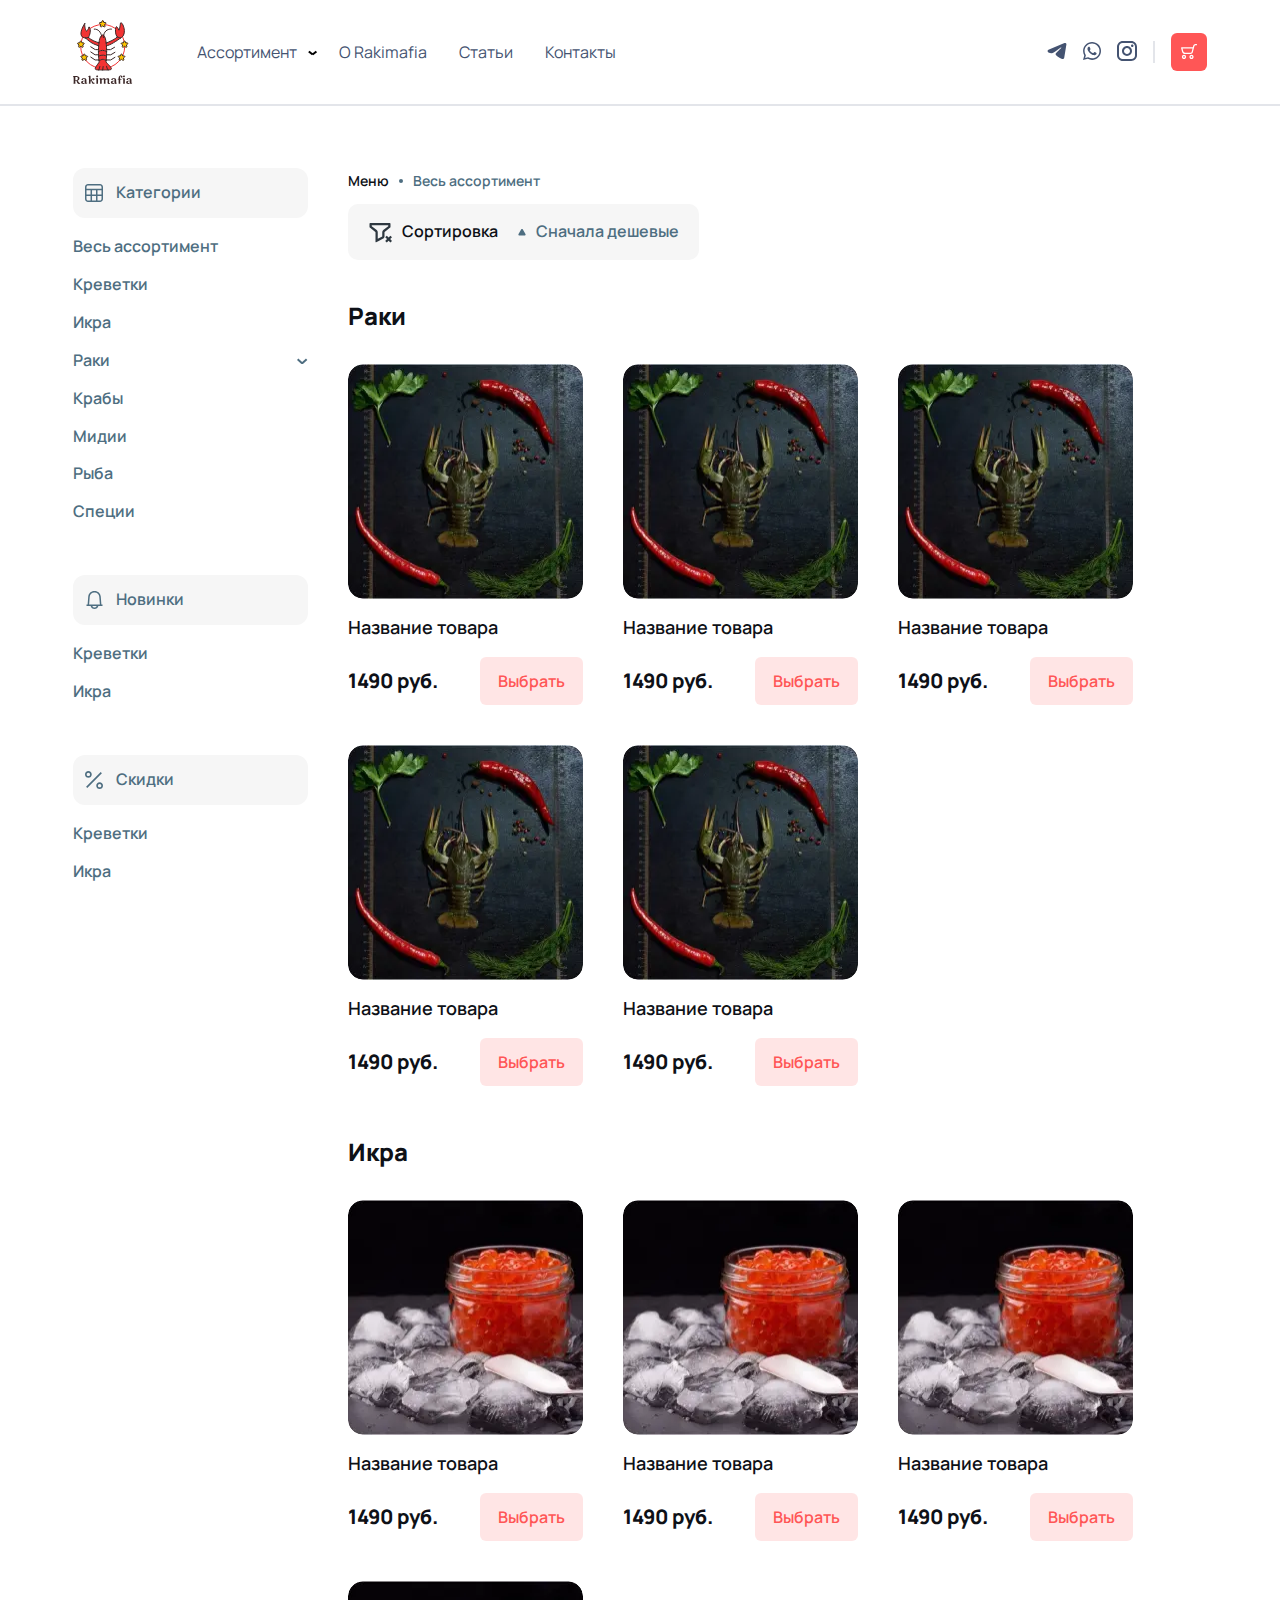
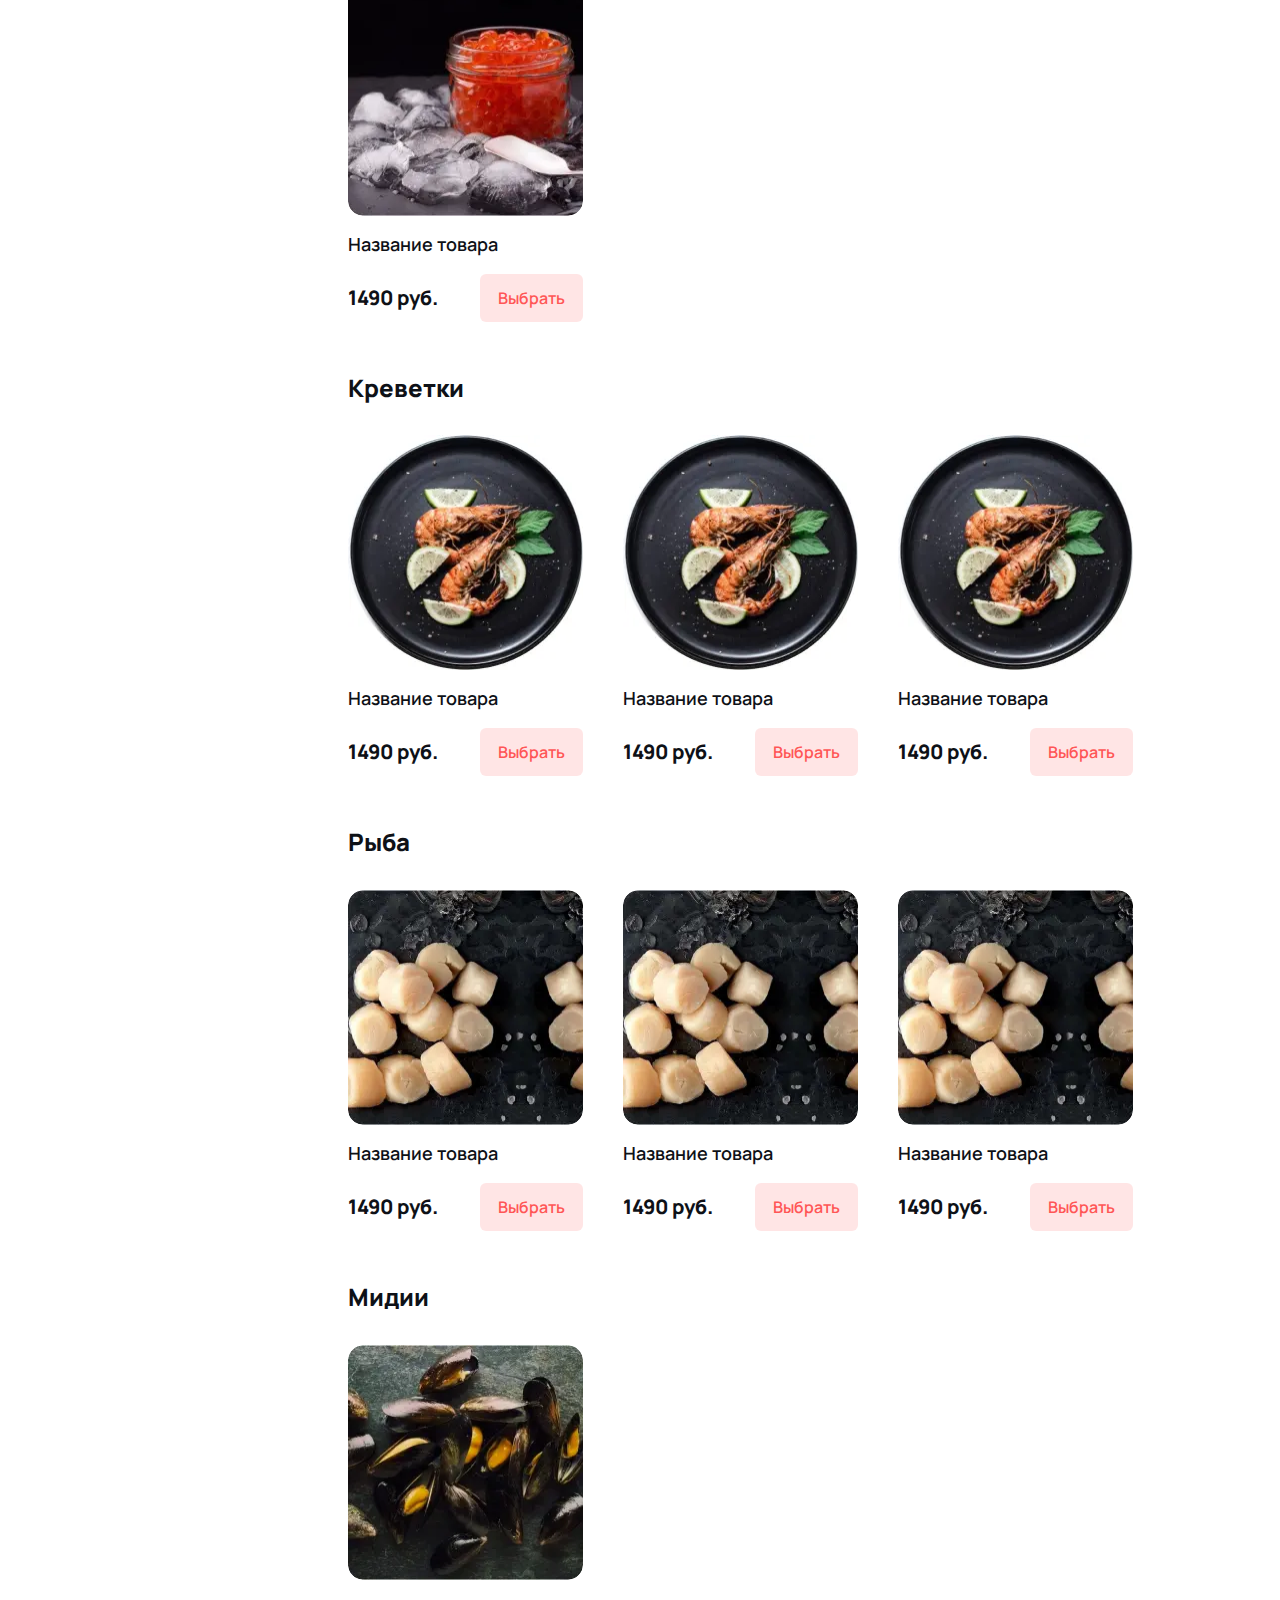
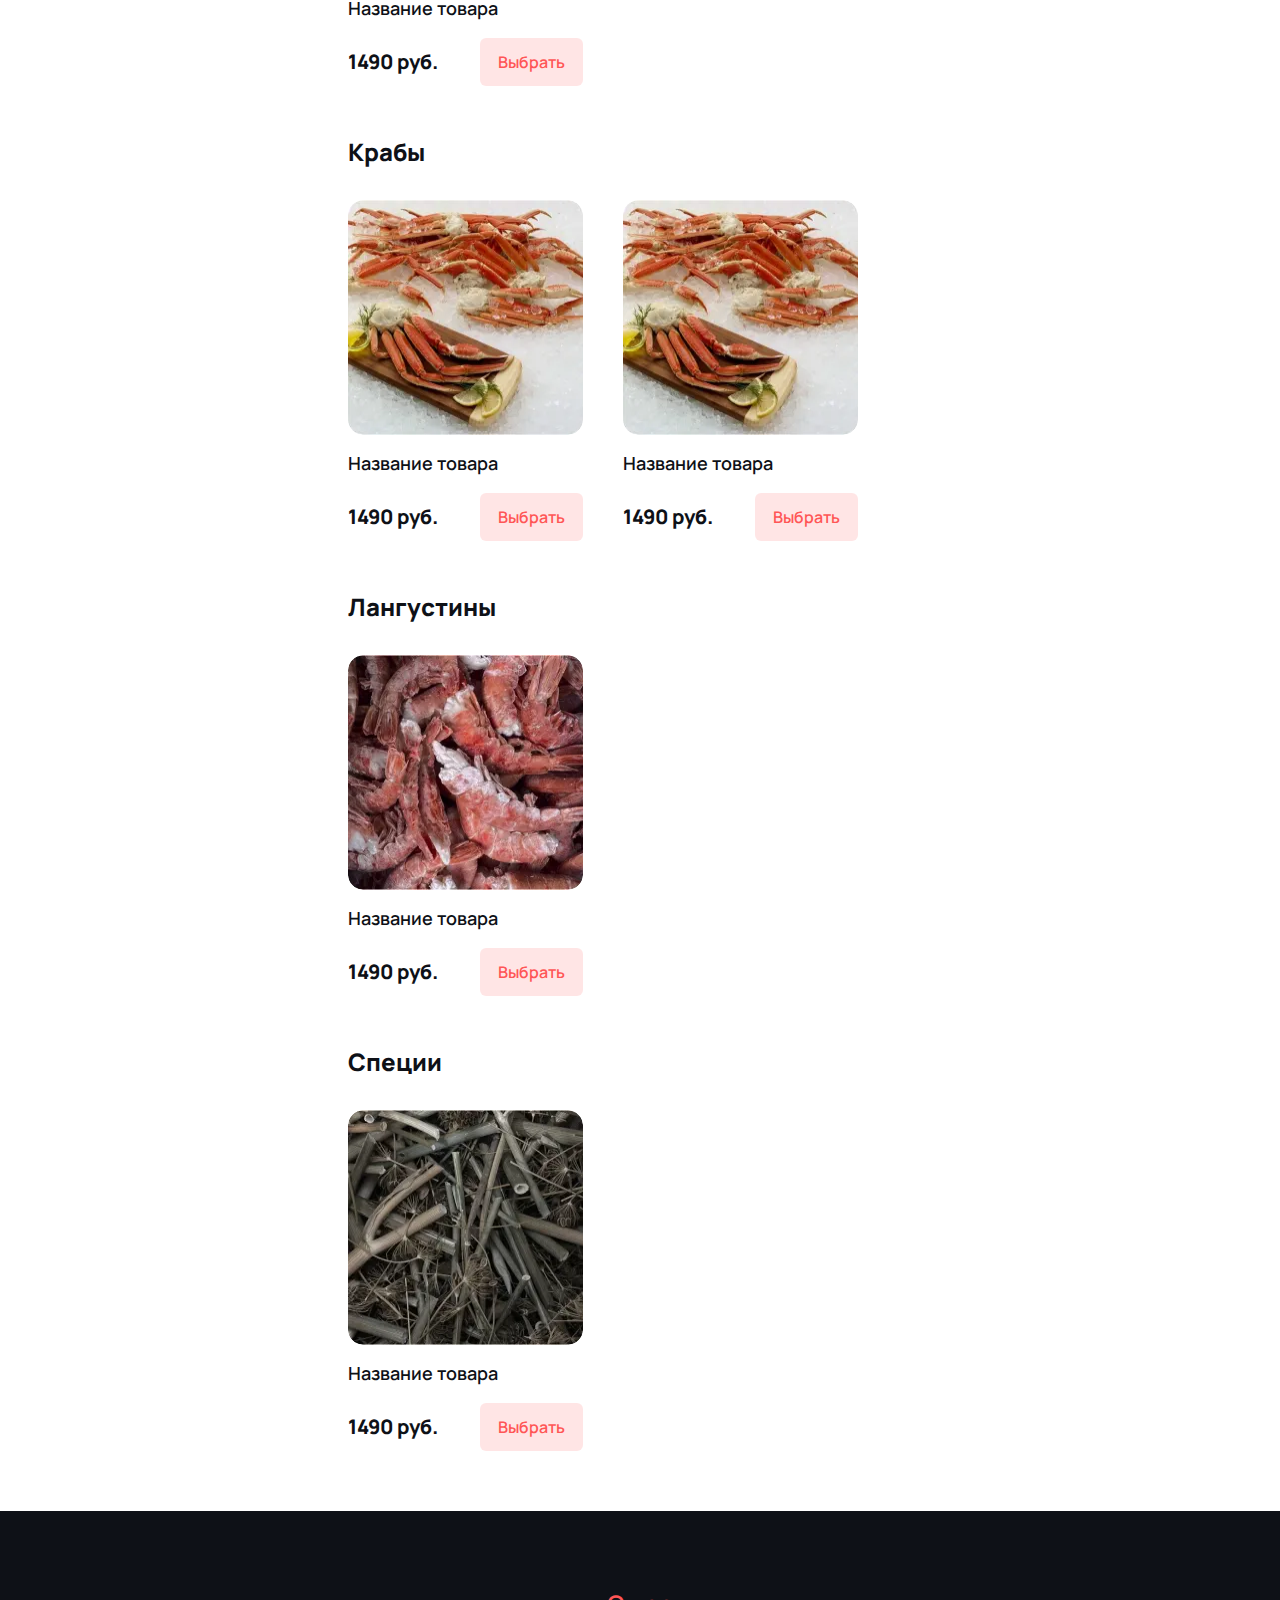
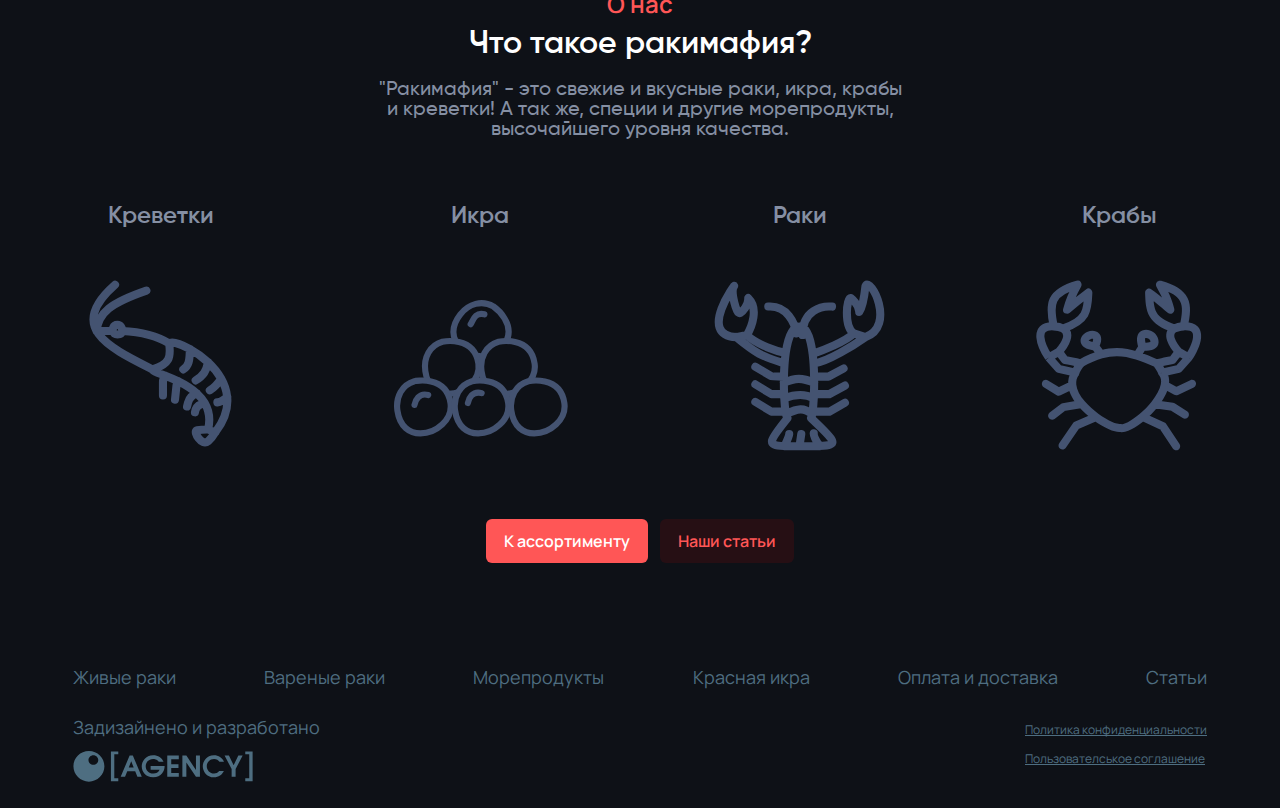
<file: shop.html>
<!DOCTYPE html>
<html lang="en">

<head>
	<title>Shop</title>
	<meta charset="UTF-8">
	<meta name="format-detection" content="telephone=no">
	<link rel="stylesheet" href="css/style.min.css?_v=20240316170354">
	<meta name="viewport" content="width=device-width, initial-scale=1.0">
</head>

<body>
	<div class="wrapper">
		<header data-scroll="50" data-scroll-show="1000" class="header">
			<div class="header__container">
				<a href="index.html" class="header__logo">
					<img src="img/logo/logo.svg" alt="icon: Logo">
				</a>
				<div data-da=".header__actions,767.98,last" class="header__menu menu">
					<button type="button" class="menu__icon icon-menu"><span></span></button>
					<nav class="menu__body">
						<ul class="menu__list">
							<li data-spollers class="spollers">
								<div class="spollers__item">
									<button type="button" data-spoller class="spollers__title">Ассортимент</button>
									<div class="spollers__body">
										<ul class="spollers__list">
											<li>
												<a href="#">Пункт №1</a>
											</li>
											<li>
												<a href="#">Пункт №2</a>
											</li>
											<li>
												<a href="#">Пункт №3</a>
											</li>
										</ul>
									</div>
								</div>
							</li>
							<li class="menu__item"><a href="#" class="menu__link">О Rakimafia</a></li>
							<li class="menu__item"><a href="#" class="menu__link">Статьи</a></li>
							<li class="menu__item"><a href="#" class="menu__link">Контакты</a></li>
						</ul>
					</nav>
				</div>
				<div class="header__actions">
					<ul class="header__social">
						<li>
							<a href="#">
								<span aria-label="icon: telegram" class="social-icon" style="--icon: url(../img/icons/telegram.svg)"></span>
							</a>
						</li>
						<li>
							<a href="#">
								<span aria-label="icon: whatsapp" class="social-icon" style="--icon: url(../img/icons/whatsapp.svg)"></span>
							</a>
						</li>
						<li>
							<a href="#">
								<span aria-label="icon: instagram" class="social-icon" style="--icon: url(../img/icons/instagram.svg)"></span>
							</a>
						</li>
					</ul>
					<a href="#" class="header__shopping-cart">
						<span aria-label="icon: shopping-cart" class="shopping-cart-icon" style="--icon: url(../img/icons/shopping-cart.svg)"></span>
					</a>
				</div>
			</div>
		</header>
		<main class="page page_shop">
			<section data-fullscreen class="hero hero_shop">
				<div class="hero__container">
					<div class="hero__content">
						<h1 class="hero__title title title_desktop">Раки, крабы, икра и креветки <span>премиального</span>
							качества</h1>
						<h1 class="hero__title title title_mobile">Морепродукты премиального качества</h1>
						<p class="hero__descr">С доставкой по Москве и московской области</p>
						<p class="hero__text">Lorem ipsum dolor sit amet consectetur. Augue pharetra quisque a consequat. Ut
							facilisis phasellus quis</p>
						<div class="hero__actions">
							<a href="#" class="hero__assortment-button assortment-button">
								<span aria-label="icon: bag" class="bag-icon" style="--icon: url(../img/icons/business-cart.svg)"></span>
								<span>К ассортименту</span>
							</a>
							<a href="#" class="hero__about-btn about-btn">О Rakimafia</a>
						</div>
					</div>
					<div class="hero__image">
						<picture><source srcset="img/hero/image.webp" type="image/webp"><img src="img/hero/image.png" alt="image"></picture>
					</div>
				</div>
			</section>
			<section class="products products_shop">
				<div class="products__container">
					<aside class="products__aside aside-products">
						<div data-spollers="768,max" class="aside-products__spollers">
							<div class="aside-products__item">
								<button type="button" data-spoller class="aside-products__title">
									<div>
										<span aria-label="icon: grid-tablet" class="spollers-icon" style="--icon: url(../img/icons/grid-tablet.svg)"></span>
										<span>Категории</span>
									</div>
									<span aria-label="icon: grid-tablet" class="spollers-arrow" style="--icon: url(../img/icons/arrow-down-thin.svg)"></span>
								</button>
								<div class="aside-products__body">
									<ul class="aside-products__list">
										<li><a href="#">Весь ассортимент</a></li>
										<li><a href="#">Креветки</a></li>
										<li><a href="#">Икра</a></li>
										<li>
											<div data-spollers class="spoller-row">
												<div class="spoller-row__item">
													<button type="button" data-spoller class="spoller-row__title">Раки</button>
													<div class="spoller-row__body">
														<ul class="spoller-row__list">
															<li><a href="#">Варёные</a></li>
															<li><a href="#">Живые</a></li>
														</ul>
													</div>
												</div>
											</div>
										</li>
										<li><a href="#">Крабы</a></li>
										<li><a href="#">Мидии</a></li>
										<li><a href="#">Рыба</a></li>
										<li><a href="#">Специи</a></li>
									</ul>
								</div>
							</div>
							<div class="aside-products__item">
								<button type="button" data-spoller class="aside-products__title">
									<div>
										<span aria-label="icon: grid-tablet" class="spollers-icon" style="--icon: url(../img/icons/alert.svg)"></span>
										<span>Новинки</span>
									</div>
									<span aria-label="icon: grid-tablet" class="spollers-arrow" style="--icon: url(../img/icons/arrow-down-thin.svg)"></span>
								</button>

								<div class="aside-products__body">
									<ul class="aside-products__list">
										<li><a href="#">Креветки</a></li>
										<li><a href="#">Икра</a></li>
									</ul>
								</div>
							</div>
							<div class="aside-products__item">
								<button type="button" data-spoller class="aside-products__title">
									<div>
										<span aria-label="icon: grid-tablet" class="spollers-icon" style="--icon: url(../img/icons/percent.svg)"></span>
										<span>Скидки</span>
									</div>
									<span aria-label="icon: grid-tablet" class="spollers-arrow" style="--icon: url(../img/icons/arrow-down-thin.svg)"></span>
								</button>

								<div class="aside-products__body">
									<ul class="aside-products__list">
										<li><a href="#">Креветки</a></li>
										<li><a href="#">Икра</a></li>
									</ul>
								</div>
							</div>
						</div>
					</aside>
					<div class="products__content">
						<div data-da=".aside-products,767.98,first" class="filter-block">
							<ul class="filter-block__list">
								<li><a href="#">Меню</a></li>
								<li><a href="#">Весь ассортимент</a></li>
							</ul>
							<div class="filter-block__sort">
								<div class="filter-block__label">
									<svg width="24" height="24" viewBox="0 0 24 24" fill="none" xmlns="http://www.w3.org/2000/svg">
										<path fill-rule="evenodd" clip-rule="evenodd" d="M8.7299 10.1069L8.72989 10.1069L3.75 6.25942V5.25H20.25V6.25942L15.2701 10.1069C14.6267 10.604 14.25 11.3711 14.25 12.1842V16.6094L9.75 18.8594V12.1842C9.75 11.3711 9.37326 10.604 8.7299 10.1069ZM1.5 3.75V7.36437L7.35427 11.8874C7.44618 11.9584 7.5 12.068 7.5 12.1842V19.9844V20.0544V21.1432V21.8932C7.5 22.172 7.79337 22.3533 8.0427 22.2286L8.71353 21.8932L9.68744 21.4063L9.75 21.375L15.2562 18.6219C16.0185 18.2408 16.5 17.4617 16.5 16.6094V12.1842C16.5 12.068 16.5538 11.9584 16.6457 11.8874L22.5 7.36437V3.75C22.5 3.33579 22.1642 3 21.75 3H2.25C1.83579 3 1.5 3.33579 1.5 3.75ZM18.7956 22.4958L20.5994 20.692L22.4052 22.498L23.9963 20.9071L22.1904 19.101L23.9958 17.2956L22.4048 15.7046L20.5994 17.51L18.7942 15.7046L17.2031 17.2956L19.0084 19.101L17.2046 20.9048L18.7956 22.4958Z" fill="#2E3840" />
									</svg>
									<span>Сортировка</span>
								</div>
								<button class="filter-block__button">Сначала дешевые</button>
							</div>
						</div>
						<div class="products__row-content row-content">
							<h2 class="row-content__subtitle">Раки</h2>
							<div class="row-content__items">
								<div class="row-content__item item-content">
									<div class="item-content__image">
										<picture><source srcset="img/products/1/01.webp" type="image/webp"><img src="img/products/1/01.jpg" alt="image"></picture>
									</div>
									<div class="item-content__name">Название товара</div>
									<div class="item-content__bottom">
										<span class="item-content__price">1490 руб.</span>
										<a href="#" class="item-content__choose-btn choose-btn">Выбрать</a>
										<div data-quantity class="item-content__quantity quantity">
											<button data-quantity-minus type="button" class="quantity__button quantity__button_minus"></button>
											<div class="quantity__input">
												<input data-quantity-value autocomplete="off" type="text" name="form[]" value="1">
											</div>
											<button data-quantity-plus type="button" class="quantity__button quantity__button_plus"></button>
										</div>
									</div>
								</div>
								<div class="row-content__item item-content">
									<div class="item-content__image">
										<picture><source srcset="img/products/1/01.webp" type="image/webp"><img src="img/products/1/01.jpg" alt="image"></picture>
									</div>
									<div class="item-content__name">Название товара</div>
									<div class="item-content__bottom">
										<span class="item-content__price">1490 руб.</span>
										<a href="#" class="item-content__choose-btn choose-btn">Выбрать</a>
										<div data-quantity class="item-content__quantity quantity">
											<button data-quantity-minus type="button" class="quantity__button quantity__button_minus"></button>
											<div class="quantity__input">
												<input data-quantity-value autocomplete="off" type="text" name="form[]" value="1">
											</div>
											<button data-quantity-plus type="button" class="quantity__button quantity__button_plus"></button>
										</div>
									</div>
								</div>
								<div class="row-content__item item-content">
									<div class="item-content__image">
										<picture><source srcset="img/products/1/01.webp" type="image/webp"><img src="img/products/1/01.jpg" alt="image"></picture>
									</div>
									<div class="item-content__name">Название товара</div>
									<div class="item-content__bottom">
										<span class="item-content__price">1490 руб.</span>
										<a href="#" class="item-content__choose-btn choose-btn">Выбрать</a>
										<div data-quantity class="item-content__quantity quantity">
											<button data-quantity-minus type="button" class="quantity__button quantity__button_minus"></button>
											<div class="quantity__input">
												<input data-quantity-value autocomplete="off" type="text" name="form[]" value="1">
											</div>
											<button data-quantity-plus type="button" class="quantity__button quantity__button_plus"></button>
										</div>
									</div>
								</div>
								<div class="row-content__item item-content">
									<div class="item-content__image">
										<picture><source srcset="img/products/1/01.webp" type="image/webp"><img src="img/products/1/01.jpg" alt="image"></picture>
									</div>
									<div class="item-content__name">Название товара</div>
									<div class="item-content__bottom">
										<span class="item-content__price">1490 руб.</span>
										<a href="#" class="item-content__choose-btn choose-btn">Выбрать</a>
										<div data-quantity class="item-content__quantity quantity">
											<button data-quantity-minus type="button" class="quantity__button quantity__button_minus"></button>
											<div class="quantity__input">
												<input data-quantity-value autocomplete="off" type="text" name="form[]" value="1">
											</div>
											<button data-quantity-plus type="button" class="quantity__button quantity__button_plus"></button>
										</div>
									</div>
								</div>
								<div class="row-content__item item-content">
									<div class="item-content__image">
										<picture><source srcset="img/products/1/01.webp" type="image/webp"><img src="img/products/1/01.jpg" alt="image"></picture>
									</div>
									<div class="item-content__name">Название товара</div>
									<div class="item-content__bottom">
										<span class="item-content__price">1490 руб.</span>
										<a href="#" class="item-content__choose-btn choose-btn">Выбрать</a>
										<div data-quantity class="item-content__quantity quantity">
											<button data-quantity-minus type="button" class="quantity__button quantity__button_minus"></button>
											<div class="quantity__input">
												<input data-quantity-value autocomplete="off" type="text" name="form[]" value="1">
											</div>
											<button data-quantity-plus type="button" class="quantity__button quantity__button_plus"></button>
										</div>
									</div>
								</div>
							</div>
						</div>
						<div class="products__row-content row-content">
							<h2 class="row-content__subtitle">Икра</h2>
							<div class="row-content__items">
								<div class="row-content__item item-content">
									<div class="item-content__image">
										<picture><source srcset="img/products/1/02.webp" type="image/webp"><img src="img/products/1/02.jpg" alt="image"></picture>
									</div>
									<div class="item-content__name">Название товара</div>
									<div class="item-content__bottom">
										<span class="item-content__price">1490 руб.</span>
										<div data-quantity class="item-content__quantity quantity">
											<button data-quantity-minus type="button" class="quantity__button quantity__button_minus"></button>
											<div class="quantity__input">
												<input data-quantity-value autocomplete="off" type="text" name="form[]" value="1">
											</div>
											<button data-quantity-plus type="button" class="quantity__button quantity__button_plus"></button>
										</div>
										<a href="#" class="item-content__choose-btn choose-btn">Выбрать</a>
									</div>
								</div>
								<div class="row-content__item item-content">
									<div class="item-content__image">
										<picture><source srcset="img/products/1/02.webp" type="image/webp"><img src="img/products/1/02.jpg" alt="image"></picture>
									</div>
									<div class="item-content__name">Название товара</div>
									<div class="item-content__bottom">
										<span class="item-content__price">1490 руб.</span>
										<div data-quantity class="item-content__quantity quantity">
											<button data-quantity-minus type="button" class="quantity__button quantity__button_minus"></button>
											<div class="quantity__input">
												<input data-quantity-value autocomplete="off" type="text" name="form[]" value="1">
											</div>
											<button data-quantity-plus type="button" class="quantity__button quantity__button_plus"></button>
										</div>
										<a href="#" class="item-content__choose-btn choose-btn">Выбрать</a>
									</div>
								</div>
								<div class="row-content__item item-content">
									<div class="item-content__image">
										<picture><source srcset="img/products/1/02.webp" type="image/webp"><img src="img/products/1/02.jpg" alt="image"></picture>
									</div>
									<div class="item-content__name">Название товара</div>
									<div class="item-content__bottom">
										<span class="item-content__price">1490 руб.</span>
										<div data-quantity class="item-content__quantity quantity">
											<button data-quantity-minus type="button" class="quantity__button quantity__button_minus"></button>
											<div class="quantity__input">
												<input data-quantity-value autocomplete="off" type="text" name="form[]" value="1">
											</div>
											<button data-quantity-plus type="button" class="quantity__button quantity__button_plus"></button>
										</div>
										<a href="#" class="item-content__choose-btn choose-btn">Выбрать</a>
									</div>
								</div>
								<div class="row-content__item item-content">
									<div class="item-content__image">
										<picture><source srcset="img/products/1/02.webp" type="image/webp"><img src="img/products/1/02.jpg" alt="image"></picture>
									</div>
									<div class="item-content__name">Название товара</div>
									<div class="item-content__bottom">
										<span class="item-content__price">1490 руб.</span>
										<div data-quantity class="item-content__quantity quantity">
											<button data-quantity-minus type="button" class="quantity__button quantity__button_minus"></button>
											<div class="quantity__input">
												<input data-quantity-value autocomplete="off" type="text" name="form[]" value="1">
											</div>
											<button data-quantity-plus type="button" class="quantity__button quantity__button_plus"></button>
										</div>
										<a href="#" class="item-content__choose-btn choose-btn">Выбрать</a>
									</div>
								</div>
							</div>
						</div>
						<div class="products__row-content row-content">
							<h2 class="row-content__subtitle">Креветки</h2>
							<div class="row-content__items">
								<div class="row-content__item item-content">
									<div class="item-content__image">
										<picture><source srcset="img/products/1/03.webp" type="image/webp"><img src="img/products/1/03.jpg" alt="image"></picture>
									</div>
									<div class="item-content__name">Название товара</div>
									<div class="item-content__bottom">
										<span class="item-content__price">1490 руб.</span>
										<div data-quantity class="item-content__quantity quantity">
											<button data-quantity-minus type="button" class="quantity__button quantity__button_minus"></button>
											<div class="quantity__input">
												<input data-quantity-value autocomplete="off" type="text" name="form[]" value="1">
											</div>
											<button data-quantity-plus type="button" class="quantity__button quantity__button_plus"></button>
										</div>
										<a href="#" class="item-content__choose-btn choose-btn">Выбрать</a>
									</div>
								</div>
								<div class="row-content__item item-content">
									<div class="item-content__image">
										<picture><source srcset="img/products/1/03.webp" type="image/webp"><img src="img/products/1/03.jpg" alt="image"></picture>
									</div>
									<div class="item-content__name">Название товара</div>
									<div class="item-content__bottom">
										<span class="item-content__price">1490 руб.</span>
										<div data-quantity class="item-content__quantity quantity">
											<button data-quantity-minus type="button" class="quantity__button quantity__button_minus"></button>
											<div class="quantity__input">
												<input data-quantity-value autocomplete="off" type="text" name="form[]" value="1">
											</div>
											<button data-quantity-plus type="button" class="quantity__button quantity__button_plus"></button>
										</div>
										<a href="#" class="item-content__choose-btn choose-btn">Выбрать</a>
									</div>
								</div>
								<div class="row-content__item item-content">
									<div class="item-content__image">
										<picture><source srcset="img/products/1/03.webp" type="image/webp"><img src="img/products/1/03.jpg" alt="image"></picture>
									</div>
									<div class="item-content__name">Название товара</div>
									<div class="item-content__bottom">
										<span class="item-content__price">1490 руб.</span>
										<div data-quantity class="item-content__quantity quantity">
											<button data-quantity-minus type="button" class="quantity__button quantity__button_minus"></button>
											<div class="quantity__input">
												<input data-quantity-value autocomplete="off" type="text" name="form[]" value="1">
											</div>
											<button data-quantity-plus type="button" class="quantity__button quantity__button_plus"></button>
										</div>
										<a href="#" class="item-content__choose-btn choose-btn">Выбрать</a>
									</div>
								</div>
							</div>
						</div>
						<div class="products__row-content row-content">
							<h2 class="row-content__subtitle">Рыба</h2>
							<div class="row-content__items">
								<div class="row-content__item item-content">
									<div class="item-content__image">
										<picture><source srcset="img/products/1/04.webp" type="image/webp"><img src="img/products/1/04.jpg" alt="image"></picture>
									</div>
									<div class="item-content__name">Название товара</div>
									<div class="item-content__bottom">
										<span class="item-content__price">1490 руб.</span>
										<div data-quantity class="item-content__quantity quantity">
											<button data-quantity-minus type="button" class="quantity__button quantity__button_minus"></button>
											<div class="quantity__input">
												<input data-quantity-value autocomplete="off" type="text" name="form[]" value="1">
											</div>
											<button data-quantity-plus type="button" class="quantity__button quantity__button_plus"></button>
										</div>
										<a href="#" class="item-content__choose-btn choose-btn">Выбрать</a>
									</div>
								</div>
								<div class="row-content__item item-content">
									<div class="item-content__image">
										<picture><source srcset="img/products/1/04.webp" type="image/webp"><img src="img/products/1/04.jpg" alt="image"></picture>
									</div>
									<div class="item-content__name">Название товара</div>
									<div class="item-content__bottom">
										<span class="item-content__price">1490 руб.</span>
										<div data-quantity class="item-content__quantity quantity">
											<button data-quantity-minus type="button" class="quantity__button quantity__button_minus"></button>
											<div class="quantity__input">
												<input data-quantity-value autocomplete="off" type="text" name="form[]" value="1">
											</div>
											<button data-quantity-plus type="button" class="quantity__button quantity__button_plus"></button>
										</div>
										<a href="#" class="item-content__choose-btn choose-btn">Выбрать</a>
									</div>
								</div>
								<div class="row-content__item item-content">
									<div class="item-content__image">
										<picture><source srcset="img/products/1/04.webp" type="image/webp"><img src="img/products/1/04.jpg" alt="image"></picture>
									</div>
									<div class="item-content__name">Название товара</div>
									<div class="item-content__bottom">
										<span class="item-content__price">1490 руб.</span>
										<div data-quantity class="item-content__quantity quantity">
											<button data-quantity-minus type="button" class="quantity__button quantity__button_minus"></button>
											<div class="quantity__input">
												<input data-quantity-value autocomplete="off" type="text" name="form[]" value="1">
											</div>
											<button data-quantity-plus type="button" class="quantity__button quantity__button_plus"></button>
										</div>
										<a href="#" class="item-content__choose-btn choose-btn">Выбрать</a>
									</div>
								</div>
							</div>
						</div>
						<div class="products__row-content row-content">
							<h2 class="row-content__subtitle">Мидии</h2>
							<div class="row-content__items">
								<div class="row-content__item item-content">
									<div class="item-content__image">
										<picture><source srcset="img/products/1/05.webp" type="image/webp"><img src="img/products/1/05.jpg" alt="image"></picture>
									</div>
									<div class="item-content__name">Название товара</div>
									<div class="item-content__bottom">
										<span class="item-content__price">1490 руб.</span>
										<div data-quantity class="item-content__quantity quantity">
											<button data-quantity-minus type="button" class="quantity__button quantity__button_minus"></button>
											<div class="quantity__input">
												<input data-quantity-value autocomplete="off" type="text" name="form[]" value="1">
											</div>
											<button data-quantity-plus type="button" class="quantity__button quantity__button_plus"></button>
										</div>
										<a href="#" class="item-content__choose-btn choose-btn">Выбрать</a>
									</div>
								</div>
							</div>
						</div>
						<div class="products__row-content row-content">
							<h2 class="row-content__subtitle">Крабы</h2>
							<div class="row-content__items">
								<div class="row-content__item item-content">
									<div class="item-content__image">
										<picture><source srcset="img/products/1/06.webp" type="image/webp"><img src="img/products/1/06.jpg" alt="image"></picture>
									</div>
									<div class="item-content__name">Название товара</div>
									<div class="item-content__bottom">
										<span class="item-content__price">1490 руб.</span>
										<div data-quantity class="item-content__quantity quantity">
											<button data-quantity-minus type="button" class="quantity__button quantity__button_minus"></button>
											<div class="quantity__input">
												<input data-quantity-value autocomplete="off" type="text" name="form[]" value="1">
											</div>
											<button data-quantity-plus type="button" class="quantity__button quantity__button_plus"></button>
										</div>
										<a href="#" class="item-content__choose-btn choose-btn">Выбрать</a>
									</div>
								</div>
								<div class="row-content__item item-content">
									<div class="item-content__image">
										<picture><source srcset="img/products/1/06.webp" type="image/webp"><img src="img/products/1/06.jpg" alt="image"></picture>
									</div>
									<div class="item-content__name">Название товара</div>
									<div class="item-content__bottom">
										<span class="item-content__price">1490 руб.</span>
										<div data-quantity class="item-content__quantity quantity">
											<button data-quantity-minus type="button" class="quantity__button quantity__button_minus"></button>
											<div class="quantity__input">
												<input data-quantity-value autocomplete="off" type="text" name="form[]" value="1">
											</div>
											<button data-quantity-plus type="button" class="quantity__button quantity__button_plus"></button>
										</div>
										<a href="#" class="item-content__choose-btn choose-btn">Выбрать</a>
									</div>
								</div>
							</div>
						</div>
						<div class="products__row-content row-content">
							<h2 class="row-content__subtitle">Лангустины</h2>
							<div class="row-content__items">
								<div class="row-content__item item-content">
									<div class="item-content__image">
										<picture><source srcset="img/products/1/07.webp" type="image/webp"><img src="img/products/1/07.jpg" alt="image"></picture>
									</div>
									<div class="item-content__name">Название товара</div>
									<div class="item-content__bottom">
										<span class="item-content__price">1490 руб.</span>
										<div data-quantity class="item-content__quantity quantity">
											<button data-quantity-minus type="button" class="quantity__button quantity__button_minus"></button>
											<div class="quantity__input">
												<input data-quantity-value autocomplete="off" type="text" name="form[]" value="1">
											</div>
											<button data-quantity-plus type="button" class="quantity__button quantity__button_plus"></button>
										</div>
										<a href="#" class="item-content__choose-btn choose-btn">Выбрать</a>
									</div>
								</div>
							</div>
						</div>
						<div class="products__row-content row-content">
							<h2 class="row-content__subtitle">Специи</h2>
							<div class="row-content__items">
								<div class="row-content__item item-content">
									<div class="item-content__image">
										<picture><source srcset="img/products/1/08.webp" type="image/webp"><img src="img/products/1/08.jpg" alt="image"></picture>
									</div>
									<div class="item-content__name">Название товара</div>
									<div class="item-content__bottom">
										<span class="item-content__price">1490 руб.</span>
										<div data-quantity class="item-content__quantity quantity">
											<button data-quantity-minus type="button" class="quantity__button quantity__button_minus"></button>
											<div class="quantity__input">
												<input data-quantity-value autocomplete="off" type="text" name="form[]" value="1">
											</div>
											<button data-quantity-plus type="button" class="quantity__button quantity__button_plus"></button>
										</div>
										<a href="#" class="item-content__choose-btn choose-btn">Выбрать</a>
									</div>
								</div>
							</div>
						</div>
					</div>
				</div>
			</section>
			<section class="about-us about-us_shop">
				<div class="about-us__container">
					<div class="about-us__header">
						<div class="about-us__topic">О нас</div>
						<h2 class="about-us__subtitle">Что такое ракимафия?</h2>
						<p class="about-us__text">
							"Ракимафия" - это свежие и вкусные раки, икра, крабы и креветки! А так же, специи и другие
							морепродукты, высочайшего
							уровня качества.
						</p>
					</div>
					<div class="about-us__items">
						<a href="#" class="about-us__item">
							<div class="about-us__name">
								Креветки
							</div>
							<div class="about-us__image">
								<span aria-label="icon: shrimps" class="about-us-icon" style="--icon: url(../img/icons/shrimps.svg)"></span>
							</div>
						</a>
						<a href="#" class="about-us__item">
							<div class="about-us__name">
								Икра
							</div>
							<div class="about-us__image">
								<svg width="114" height="94" viewBox="0 0 114 94" fill="none" xmlns="http://www.w3.org/2000/svg">
									<path d="M65.365 8.48681C65.365 8.48681 82.9413 20.5477 71.2952 35.2892C64.4217 43.9896 50.4358 42.067 43.479 34.7873C38.6486 29.7326 37.2072 22.0951 43.8888 13.6376C49.3752 6.69302 57.9584 4.18914 65.365 8.48681Z" fill="#0E1117" />
									<path d="M50.5864 20.0983C52.0114 17.779 53.5189 11.9147 59.549 13.6376M71.2952 35.2892C82.9413 20.5477 65.365 8.48681 65.365 8.48681C57.9584 4.18914 49.3752 6.69301 43.8888 13.6376C37.2072 22.0951 38.6486 29.7326 43.479 34.7873C50.4358 42.067 64.4217 43.9896 71.2952 35.2892Z" stroke="#445371" stroke-width="4" stroke-linecap="round" stroke-linejoin="round" />
									<path d="M32.1581 31.5339C32.1581 31.5339 53.0198 27.154 55.6361 45.7577C57.1803 56.7375 46.1299 65.5236 36.0607 65.5262C29.069 65.5281 22.5504 61.2952 21.0494 50.6218C19.8168 41.8578 23.9346 33.9215 32.1581 31.5339Z" fill="#0E1117" stroke="#445371" stroke-width="4" stroke-linejoin="round" />
									<path d="M68.7714 31.5339C68.7714 31.5339 89.6331 27.154 92.2494 45.7577C93.7935 56.7375 82.7432 65.5236 72.6739 65.5262C65.6823 65.5281 59.1637 61.2952 57.6626 50.6218C56.4301 41.8578 60.5479 33.9215 68.7714 31.5339Z" fill="#0E1117" stroke="#445371" stroke-width="4" stroke-linejoin="round" />
									<path d="M13.9745 57.257C13.9745 57.257 34.8362 52.8772 37.4525 71.4809C38.9967 82.4607 27.9463 91.2467 17.8771 91.2494C10.8854 91.2512 4.36682 87.0184 2.86577 76.345C1.63324 67.581 5.75098 59.6446 13.9745 57.257Z" fill="#0E1117" />
									<path d="M13.9745 72.6957C14.4495 69.8242 16.907 64.512 22.9371 66.2349M37.4525 71.4809C34.8362 52.8772 13.9745 57.257 13.9745 57.257C5.75098 59.6446 1.63324 67.581 2.86577 76.345C4.36682 87.0184 10.8854 91.2512 17.8771 91.2494C27.9463 91.2467 38.9967 82.4607 37.4525 71.4809Z" stroke="#445371" stroke-width="4" stroke-linecap="round" stroke-linejoin="round" />
									<path d="M51.5409 57.257C51.5409 57.257 72.4026 52.8772 75.0189 71.4809C76.5631 82.4607 65.5127 91.2467 55.4435 91.2494C48.4518 91.2512 41.9332 87.0184 40.4322 76.345C39.1996 67.581 43.3174 59.6446 51.5409 57.257Z" fill="#0E1117" />
									<path d="M48.7796 71.4809C49.2546 68.6094 51.7121 63.2972 57.7422 65.0201M75.0189 71.4809C72.4026 52.8772 51.5409 57.257 51.5409 57.257C43.3174 59.6446 39.1996 67.581 40.4322 76.345C41.9332 87.0184 48.4518 91.2512 55.4435 91.2494C65.5127 91.2467 76.5631 82.4607 75.0189 71.4809Z" stroke="#445371" stroke-width="4" stroke-linecap="round" stroke-linejoin="round" />
									<path d="M88.1542 57.257C88.1542 57.257 109.016 52.8772 111.632 71.4809C113.176 82.4607 102.126 91.2467 92.0567 91.2494C85.0651 91.2512 78.5465 87.0184 77.0455 76.345C75.8129 67.581 79.9307 59.6446 88.1542 57.257Z" fill="#0E1117" stroke="#445371" stroke-width="4" stroke-linejoin="round" />
								</svg>

							</div>
						</a>
						<a href="#" class="about-us__item">
							<div class="about-us__name">
								Раки
							</div>
							<div class="about-us__image">
								<span aria-label="icon: shrimps" class="about-us-icon" style="--icon: url(../img/icons/cancers.svg)"></span>
							</div>
						</a>
						<a href="#" class="about-us__item">
							<div class="about-us__name">
								Крабы
							</div>
							<div class="about-us__image">
								<span aria-label="icon: shrimps" class="about-us-icon" style="--icon: url(../img/icons/crabs.svg)"></span>
							</div>
						</a>
					</div>
					<div class="about-us__actions">
						<a href="#" class="about-us__button button button_red">К ассортименту</a>
						<a href="#" class="about-us__button button button_transparent">Наши статьи</a>
					</div>
			</section>
			<div class="notification-block">
				<div class="notification-block__icon">
					<img src="img/notifications/icon.svg" alt="icon">
				</div>
				<div class="notification-block__body">
					<div class="notification-block__title">Товар добавлен в корзину</div>
					<a href="#" class="notification-block__link">Перейти в корзину</a>
					<a href="#" class="notification-block__shopping">
						<span aria-label="icon: shopping-cart" class="shopping-icon-notification" style="--icon: url(../img/icons/shopping-cart.svg)"></span>
						Корзина
					</a>
				</div>
				<button type="button" class="notification-block__close">
					<svg width="24" height="24" viewBox="0 0 24 24" fill="none" xmlns="http://www.w3.org/2000/svg">
						<path fill-rule="evenodd" clip-rule="evenodd" d="M10.9399 12.0006L6.84839 16.0921L7.90905 17.1527L12.0005 13.0612L16.092 17.1527L17.1527 16.0921L13.0612 12.0006L17.1527 7.90905L16.092 6.84839L12.0005 10.9399L7.90906 6.84839L6.8484 7.90905L10.9399 12.0006Z" fill="#445371" />
					</svg>
				</button>
			</div>
		</main>
		<footer class="footer">
			<div class="footer__container">
				<div class="footer__menu">
					<ul class="footer__list">
						<li>
							<a href="#" class="footer__link">Живые раки</a>
						</li>
						<li>
							<a href="#" class="footer__link">Вареные раки</a>
						</li>
						<li>
							<a href="#" class="footer__link">Морепродукты</a>
						</li>
						<li>
							<a href="#" class="footer__link">Красная икра</a>
						</li>
						<li>
							<a href="#" class="footer__link">Оплата и доставка</a>
						</li>
						<li>
							<a href="#" class="footer__link">Статьи</a>
						</li>
					</ul>
				</div>
				<div class="footer__bottom">
					<div class="footer__info">
						<span class="footer__name">Задизайнено и разработано</span>
						<a href="#" class="footer__link">
							<span aria-label="logo: celicom" class="celicom-logo" style="--icon: url(../img/logo/celicom.svg)"></span>
						</a>
					</div>
					<ul class="copywrite">
						<li>
							<a href="#">Политика конфиденциальности</a>
						</li>
						<li>
							<a href="#">Пользователськое соглашение</a>
						</li>
					</ul>
				</div>
			</div>
		</footer>
	</div>
	<!-- <div id="popup" aria-hidden="true" class="popup">
	<div class="popup__wrapper">
		<div class="popup__content">
			<button data-close type="button" class="popup__close">Закрыть</button>
			<div class="popup__text">
				Text
			</div>
		</div>
	</div>
</div> -->
	<script src="js/app.min.js?_v=20240316170354"></script>
</body>

</html>
</file>
<file: css/style.min.css>
@charset "UTF-8";@font-face{font-family:Gilroy;font-display:swap;src:url(../fonts/Gilroy-SemiBold.woff2) format("woff2"),url(../fonts/Gilroy-SemiBold.woff) format("woff");font-weight:600;font-style:normal}@font-face{font-family:Manrope;font-display:swap;src:url(../fonts/Manrope-ExtraBold.woff2) format("woff2"),url(../fonts/Manrope-ExtraBold.woff) format("woff");font-weight:800;font-style:normal}@font-face{font-family:Gilroy;font-display:swap;src:url(../fonts/Gilroy-Medium.woff2) format("woff2"),url(../fonts/Gilroy-Medium.woff) format("woff");font-weight:500;font-style:normal}@font-face{font-family:Manrope;font-display:swap;src:url(../fonts/Manrope-Regular.woff2) format("woff2"),url(../fonts/Manrope-Regular.woff) format("woff");font-weight:400;font-style:normal}@font-face{font-family:Manrope;font-display:swap;src:url(../fonts/Manrope-SemiBold.woff2) format("woff2"),url(../fonts/Manrope-SemiBold.woff) format("woff");font-weight:600;font-style:normal}@font-face{font-family:Jost;font-display:swap;src:url(../fonts/Jost-Regular.woff2) format("woff2"),url(../fonts/Jost-Regular.woff) format("woff");font-weight:400;font-style:normal}@font-face{font-family:Manrope;font-display:swap;src:url(../fonts/Manrope-Bold.woff2) format("woff2"),url(../fonts/Manrope-Bold.woff) format("woff");font-weight:700;font-style:normal}@font-face{font-family:Manrope;font-display:swap;src:url(../fonts/Manrope-Medium.woff2) format("woff2"),url(../fonts/Manrope-Medium.woff) format("woff");font-weight:500;font-style:normal}:root{--font-family:"Manrope",sans-serif;--second-family:"Gilroy",sans-serif;--third-family:"Jost",sans-serif;--font-size:18px;--main-red-default:#ff5656;--main-red-default2:#ff0303;--main-red-hover:#ff8a8a;--main-red-hover2:#ff5353;--notification---red---text:#f66;--main-grey:#4e6e81;--main-grey-2:#445371;--main-black:#2e3840;--main-white:#fff;--black:#212121;--yellow:#ffd600;--blue:#0085ff;--gray---unactive:#d4d4d4}*{padding:0;margin:0;border:0}*,:after,:before{-webkit-box-sizing:border-box;box-sizing:border-box}body,html{height:100%;min-width:320px}body{color:var(--main-grey);line-height:1;font-family:var(--font-family);font-size:var(--font-size);-ms-text-size-adjust:100%;-moz-text-size-adjust:100%;-webkit-text-size-adjust:100%;-webkit-font-smoothing:antialiased;-moz-osx-font-smoothing:grayscale}button,input,textarea{font-family:var(--font-family);font-size:inherit}button{cursor:pointer;color:inherit;background-color:inherit}a{color:inherit;text-decoration:none}a:visited{text-decoration:none}a:hover{text-decoration:none}ul li{list-style:none}img{vertical-align:top}h1,h2,h3,h4,h5,h6{font-weight:inherit;font-size:inherit}.lock body{overflow:hidden;-ms-touch-action:none;touch-action:none;-ms-scroll-chaining:none;overscroll-behavior:none}.wrapper{min-height:100%;display:-webkit-box;display:-ms-flexbox;display:flex;-webkit-box-orient:vertical;-webkit-box-direction:normal;-ms-flex-direction:column;flex-direction:column;overflow:hidden}.wrapper>main{-webkit-box-flex:1;-ms-flex:1 1 auto;flex:1 1 auto}.wrapper>*{min-width:0}[class*=__container]{max-width:72.75rem;margin:0 auto;padding:0 .9375rem}.checkbox{position:relative}.checkbox:not(:last-child){margin-bottom:.3125em}.checkbox__input{position:absolute;width:0;height:0;opacity:0}.checkbox__input:checked+.checkbox__label:before{background:#05f}.checkbox__input:checked+.checkbox__label::after{opacity:1}.checkbox__label{cursor:pointer;display:-webkit-inline-box;display:-ms-inline-flexbox;display:inline-flex;-webkit-box-align:center;-ms-flex-align:center;align-items:center;position:relative;gap:10px}.checkbox__label:before{content:"";-ms-flex-item-align:center;-ms-grid-row-align:center;align-self:center;-webkit-box-flex:0;-ms-flex:0 0 20px;flex:0 0 20px;width:20px;height:20px;border:1px solid #a7a9ac;border-radius:50%;background-color:inherit;-webkit-transition:all .5s ease 0s;transition:all .5s ease 0s}.checkbox__label::after{content:"";width:10px;height:10px;background-color:#fff;position:absolute;top:8px;left:5px;opacity:0;border-radius:50%;-webkit-transition:all .5s ease 0s;transition:all .5s ease 0s}.checkbox__text{font-weight:500;font-size:1rem;line-height:162%;color:var(--main-grey)}.options{display:-webkit-box;display:-ms-flexbox;display:flex;-webkit-box-orient:vertical;-webkit-box-direction:normal;-ms-flex-direction:column;flex-direction:column;-webkit-box-align:start;-ms-flex-align:start;align-items:flex-start}.options:not(:last-child){margin-bottom:1.5rem}.options__item{position:relative;cursor:pointer}.options__item:not(:last-child){margin-bottom:.3125em}.options__input{width:0;height:0;opacity:0;position:absolute}.options__input:focus+.options__label:before{-webkit-box-shadow:0 0 5px #000;box-shadow:0 0 5px #000}.options__input:checked+.options__label:before{background:#05f}.options__input:checked+.options__label:after{-webkit-transform:scale(1);-ms-transform:scale(1);transform:scale(1)}.options__line{display:-webkit-box;display:-ms-flexbox;display:flex;-webkit-box-align:center;-ms-flex-align:center;align-items:center;-webkit-box-pack:justify;-ms-flex-pack:justify;justify-content:space-between;gap:1.25rem;width:100%;border-bottom:1px dashed}.options__line:not(:last-child){margin-bottom:.625rem}.options__info{font-family:var(--font-family);font-weight:500;font-size:16px;line-height:162%;color:var(--main-grey)}.options__label{display:-webkit-inline-box;display:-ms-inline-flexbox;display:inline-flex;-webkit-box-align:center;-ms-flex-align:center;align-items:center;cursor:pointer;gap:10px}.options__label:before{content:"";-ms-flex-item-align:center;-ms-grid-row-align:center;align-self:center;width:20px;height:20px;-webkit-box-flex:0;-ms-flex:0 0 20px;flex:0 0 20px;border-radius:50%;border:1px solid #a7a9ac}.options__label:after{content:"";-webkit-transform:scale(0);-ms-transform:scale(0);transform:scale(0);width:10px;height:10px;border-radius:50%;position:absolute;left:5px;top:5px;background-color:#fff;top:8px;left:5px;-webkit-transition:all .5s ease 0s;transition:all .5s ease 0s}.options__text{font-weight:500;font-size:1rem;line-height:162%;color:var(--main-grey)}.select{position:relative}.select__body{position:relative;width:100%}.select__title{color:inherit;text-align:left;background-color:#fff;cursor:pointer;width:100%;font-size:1rem;line-height:150%;color:#0e1117}.select__value{display:-webkit-box;display:-ms-flexbox;display:flex;-webkit-box-align:center;-ms-flex-align:center;align-items:center;height:1.875rem;width:100%;gap:.625rem;padding-left:.75rem;padding-right:.75rem;padding-bottom:.125rem}.select__value>*{-webkit-box-flex:1;-ms-flex:1 1 auto;flex:1 1 auto}.select__value:after{content:"";-ms-flex-item-align:stretch;-ms-grid-row-align:stretch;align-self:stretch;-webkit-box-flex:0;-ms-flex:0 0 12px;flex:0 0 12px;height:7px;-webkit-transition:all .3s ease 0s;transition:all .3s ease 0s;display:-webkit-box;display:-ms-flexbox;display:flex;-webkit-box-pack:center;-ms-flex-pack:center;justify-content:center;-webkit-box-align:center;-ms-flex-align:center;align-items:center;background:url(../img/icons/select-arrow.svg) center center no-repeat}._select-open .select__value:after{-webkit-transform:rotate(-180deg);-ms-transform:rotate(-180deg);transform:rotate(-180deg)}.select__text{-webkit-box-flex:1;-ms-flex:1 1 auto;flex:1 1 auto}.select__input{width:100%;background-color:transparent;height:100%}.select__options{color:#000;border:.125rem solid rgba(68,83,113,.15);position:absolute;top:30px;border-radius:0 0 4px 4px;min-width:calc(100% + 4px);left:-2px;background-color:#fff;border-top:0;width:100%}.select__scroll{overflow-y:auto;overflow-x:hidden;max-height:200px}.select__option{width:100%;text-align:left;cursor:pointer;color:inherit;font-size:1rem;line-height:150%;color:#0e1117;padding:.3125rem .75rem}.select__option._select-selected{background-color:#eee}.select__row{display:-webkit-inline-box;display:-ms-inline-flexbox;display:inline-flex;-webkit-box-align:center;-ms-flex-align:center;align-items:center}.select._select-open{z-index:5}._select-tag{cursor:pointer}.quantity{display:-webkit-box;display:-ms-flexbox;display:flex;border-radius:.375rem;width:6.5625rem;height:3rem;-webkit-box-shadow:inset 0 0 0 0 transparent;box-shadow:inset 0 0 0 0 transparent;background:rgba(68,83,113,.1);padding:0 .75rem}.quantity__button{-webkit-box-flex:0;-ms-flex:0 0 1.5rem;flex:0 0 1.5rem;position:relative;cursor:pointer;background-color:transparent}.quantity__button::after,.quantity__button::before{content:"";position:absolute;top:50%;left:50%;-webkit-transition:all .3s ease 0s;transition:all .3s ease 0s;margin:0 0 0 -4.5px;background-color:rgba(68,83,113,.5);width:.75rem;height:.125rem}.quantity__button_plus::before{-webkit-transform:rotate(-90deg);-ms-transform:rotate(-90deg);transform:rotate(-90deg)}.quantity__input{-webkit-box-flex:1;-ms-flex:1 1 auto;flex:1 1 auto}.quantity__input input{background-color:transparent;height:100%;width:100%;text-align:center;font-weight:600;font-size:1rem;line-height:150%;text-align:center;color:#0e1117}.quantity__input input:focus{outline:0}.qs-datepicker-container{font-size:1rem;font-family:sans-serif;color:#000;position:absolute;padding:.875rem;width:18.125rem;border-radius:.375rem;-webkit-box-shadow:0 32px 32px 0 rgba(68,83,113,.05),0 0 32px 0 rgba(68,83,113,.1);box-shadow:0 32px 32px 0 rgba(68,83,113,.05),0 0 32px 0 rgba(68,83,113,.1);background:var(--main-white);display:-webkit-box;display:-ms-flexbox;display:flex;-webkit-box-orient:vertical;-webkit-box-direction:normal;-ms-flex-direction:column;flex-direction:column;z-index:9001;-webkit-user-select:none;-moz-user-select:none;-ms-user-select:none;user-select:none;overflow:hidden}.qs-datepicker-container *{-webkit-box-sizing:border-box;box-sizing:border-box}.qs-datepicker-container.qs-centered{position:fixed;top:50%;left:50%;-webkit-transform:translate(-50%,-50%);-ms-transform:translate(-50%,-50%);transform:translate(-50%,-50%)}.qs-datepicker-container.qs-hidden{display:none}.qs-datepicker .qs-overlay{position:absolute;top:0;left:0;background:#fff;color:#000;width:100%;height:100%;padding:.5em;z-index:1;opacity:1;-webkit-transition:opacity .3s;transition:opacity .3s;display:-webkit-box;display:-ms-flexbox;display:flex;-webkit-box-orient:vertical;-webkit-box-direction:normal;-ms-flex-direction:column;flex-direction:column}.qs-datepicker .qs-overlay.qs-hidden{opacity:0;z-index:-1}.qs-datepicker .qs-overlay .qs-overlay-year{background:rgba(0,0,0,0);border:none;border-bottom:1px solid #fff;border-radius:0;color:#fff;font-size:.875em;padding:.25em 0;width:80%;text-align:center;margin:0 auto;display:block}.qs-datepicker .qs-overlay .qs-overlay-year::-webkit-inner-spin-button{-webkit-appearance:none}.qs-datepicker .qs-overlay .qs-close{padding:.5em;cursor:pointer;position:absolute;top:0;right:0}.qs-datepicker .qs-overlay .qs-submit{border:1px solid #fff;border-radius:.26392em;padding:.5em;margin:0 auto auto;cursor:pointer;background:hsla(0,0%,50.2%,.4)}.qs-datepicker .qs-overlay .qs-submit.qs-disabled{color:grey;border-color:grey;cursor:not-allowed}.qs-datepicker .qs-overlay .qs-overlay-month-container{display:-webkit-box;display:-ms-flexbox;display:flex;-ms-flex-wrap:wrap;flex-wrap:wrap;-webkit-box-flex:1;-ms-flex-positive:1;flex-grow:1}.qs-datepicker .qs-overlay .qs-overlay-month{display:-webkit-box;display:-ms-flexbox;display:flex;-webkit-box-pack:center;-ms-flex-pack:center;justify-content:center;-webkit-box-align:center;-ms-flex-align:center;align-items:center;width:33.33333%;cursor:pointer;opacity:.5;-webkit-transition:opacity .15s;transition:opacity .15s}.qs-datepicker .qs-overlay .qs-overlay-month.active,.qs-datepicker .qs-overlay .qs-overlay-month:hover{opacity:1}.qs-datepicker .qs-controls{width:100%;display:-webkit-box;display:-ms-flexbox;display:flex;-webkit-box-pack:justify;-ms-flex-pack:justify;justify-content:space-between;-webkit-box-align:center;-ms-flex-align:center;align-items:center;-webkit-box-flex:1;-ms-flex-positive:1;flex-grow:1;-ms-flex-negative:0;flex-shrink:0;background:#fff;color:#fff;-webkit-filter:blur(0);filter:blur(0);-webkit-transition:-webkit-filter .3s;transition:-webkit-filter .3s;transition:filter .3s;transition:filter .3s,-webkit-filter .3s}.qs-datepicker .qs-controls.qs-blur{-webkit-filter:blur(5px);filter:blur(5px)}.qs-datepicker .qs-arrow{height:1.5625em;width:1.5625em;position:relative;cursor:pointer;border-radius:.26392em;-webkit-transition:background .15s;transition:background .15s}.qs-datepicker .qs-arrow:hover{background:rgba(0,0,0,.1)}.qs-datepicker .qs-arrow:hover.qs-left:after{border-right-color:#000}.qs-datepicker .qs-arrow:hover.qs-right:after{border-left-color:#000}.qs-datepicker .qs-arrow:after{content:"";border:.39062em solid transparent;position:absolute;top:50%;-webkit-transition:border .2s;transition:border .2s}.qs-datepicker .qs-arrow.qs-left:after{border-right-color:grey;right:50%;-webkit-transform:translate(25%,-50%);-ms-transform:translate(25%,-50%);transform:translate(25%,-50%)}.qs-datepicker .qs-arrow.qs-right:after{border-left-color:grey;left:50%;-webkit-transform:translate(-25%,-50%);-ms-transform:translate(-25%,-50%);transform:translate(-25%,-50%)}.qs-datepicker .qs-month-year{font-weight:700;-webkit-transition:border .2s;transition:border .2s;border-bottom:1px solid transparent;cursor:pointer}.qs-datepicker .qs-month-year:hover{border-bottom:1px solid grey}.qs-datepicker .qs-month-year:active:focus,.qs-datepicker .qs-month-year:focus{outline:0}.qs-datepicker .qs-month{padding-right:.5ex;font-family:var(--font-family);font-weight:600;font-size:16px;line-height:150%;color:#0e1117}.qs-datepicker .qs-year{padding-left:.5ex;font-family:var(--font-family);font-weight:400;font-size:16px;line-height:150%;color:#858fa3}.qs-datepicker .qs-squares{display:-webkit-box;display:-ms-flexbox;display:flex;font-family:var(--font-family);font-weight:600;font-size:14px;line-height:143%;color:#445371;-ms-flex-wrap:wrap;flex-wrap:wrap;padding:.3125em;-webkit-filter:blur(0);filter:blur(0);-webkit-transition:-webkit-filter .3s;transition:-webkit-filter .3s;transition:filter .3s;transition:filter .3s,-webkit-filter .3s}.qs-datepicker .qs-squares.qs-blur{-webkit-filter:blur(5px);filter:blur(5px)}.qs-datepicker .qs-square{width:14.28571%;height:1.5625em;display:-webkit-box;display:-ms-flexbox;width:36px;-webkit-box-flex:1;-ms-flex-positive:1;flex-grow:1;height:36px;display:flex;-webkit-box-align:center;-ms-flex-align:center;align-items:center;-webkit-box-pack:center;-ms-flex-pack:center;justify-content:center;cursor:pointer;-webkit-transition:background .1s;transition:background .1s;border-radius:.26392em}.qs-datepicker .qs-square.qs-current{font-weight:700}.qs-datepicker .qs-square.qs-current span{text-decoration:underline}.qs-datepicker .qs-square.qs-active{background:#fff;color:#000}.qs-datepicker .qs-square.qs-range-date-start:not(.qs-range-date-6){border-top-right-radius:0;border-bottom-right-radius:0}.qs-datepicker .qs-square.qs-range-date-middle{background:#d4ebf2}.qs-datepicker .qs-square.qs-range-date-middle:not(.qs-range-date-0):not(.qs-range-date-6){border-radius:0}.qs-datepicker .qs-square.qs-range-date-middle.qs-range-date-0{border-top-right-radius:0;border-bottom-right-radius:0}.qs-datepicker .qs-square.qs-range-date-end:not(.qs-range-date-0),.qs-datepicker .qs-square.qs-range-date-middle.qs-range-date-6{border-top-left-radius:0;border-bottom-left-radius:0}.qs-datepicker .qs-square.qs-disabled span{opacity:.2}.qs-datepicker .qs-square.qs-empty{cursor:default}.qs-datepicker .qs-square.qs-disabled{cursor:not-allowed}.qs-datepicker .qs-square.qs-day{cursor:default;font-family:var(--font-family);font-weight:400;font-size:.75rem;line-height:133%;text-align:center;color:#858fa3}.qs-datepicker .qs-square:not(.qs-empty):not(.qs-disabled):not(.qs-day):not(.qs-active):hover{background:var(--main-red-default);color:#fff}.qs-datepicker .qs-event{position:relative}.qs-datepicker .qs-event:after{content:"";position:absolute;width:.46875em;height:.46875em;border-radius:50%;background:#07f;bottom:0;right:0}.qs-datepicker .qs-event.qs-disabled:after,.qs-datepicker .qs-event.qs-empty:after{background:#cce4ff}.spollers{display:-ms-grid;display:grid;gap:.9375rem;position:relative;padding-right:.625rem}.spollers__title{cursor:pointer;position:relative;font-size:1rem;color:var(--main-grey-2);-webkit-transition:color .8s ease 0s;transition:color .8s ease 0s}._spoller-init .spollers__title{cursor:pointer}._spoller-init .spollers__title::after,._spoller-init .spollers__title::before{content:"";position:absolute;right:-20px;top:55%;background-color:#000;height:2px;width:5px;-webkit-transition:-webkit-transform .5s ease 0s;transition:-webkit-transform .5s ease 0s;transition:transform .5s ease 0s;transition:transform .5s ease 0s,-webkit-transform .5s ease 0s}._spoller-init .spollers__title::before{-webkit-transform:translate(-75%,-50%) rotate(40deg);-ms-transform:translate(-75%,-50%) rotate(40deg);transform:translate(-75%,-50%) rotate(40deg)}._spoller-init .spollers__title::after{-webkit-transform:translate(0,-50%) rotate(-40deg);-ms-transform:translate(0,-50%) rotate(-40deg);transform:translate(0,-50%) rotate(-40deg)}._spoller-init .spollers__title._spoller-active::before{-webkit-transform:translateX(-75%) rotate(-40deg);-ms-transform:translateX(-75%) rotate(-40deg);transform:translateX(-75%) rotate(-40deg)}._spoller-init .spollers__title._spoller-active::after{-webkit-transform:rotate(40deg);-ms-transform:rotate(40deg);transform:rotate(40deg)}.spollers__body{position:absolute;top:1.875rem;left:0;background-color:#fff;width:100%;padding:.625rem;min-width:9.375rem;border-radius:.9375rem;-webkit-box-shadow:rgba(255,83,83,.197) 0 8px 24px;box-shadow:rgba(255,83,83,.197) 0 8px 24px}.spollers__list li:not(:last-child){margin-bottom:.625rem}.spollers__list li a{font-size:1rem;color:var(--main-grey-2);-webkit-transition:color .8s ease 0s;transition:color .8s ease 0s}.page_home{padding-bottom:4.125rem}.page_shop{padding-top:10.5rem}.page_articles{padding-top:6.625rem}.page_contacts{padding-top:6.625rem}.page_basket{padding-top:9.75rem;padding-bottom:6.125rem}.button{border:.125rem solid rgba(255,255,255,0);border-radius:.375rem;-webkit-box-shadow:inset 0 0 0 0 transparent;box-shadow:inset 0 0 0 0 transparent;font-weight:600;font-size:1rem;text-align:center;padding:.75rem 1rem;-webkit-transition:all .5s ease 0s;transition:all .5s ease 0s}.button_red{color:var(--main-white);background:var(--main-red-default)}.button_transparent{color:var(--main-red-default);background:rgba(255,3,3,.1)}.social-icon{display:inline-block;aspect-ratio:1/1;--size:20px;width:var(--size);mask:var(--icon) center center/contain no-repeat;-webkit-mask:var(--icon) center center/contain no-repeat;background:var(--main-grey-2);-webkit-transition:background .5s ease 0s;transition:background .5s ease 0s}.shopping-cart-icon{display:inline-block;aspect-ratio:1/1;--size:16px;width:var(--size);mask:var(--icon) center center/contain no-repeat;-webkit-mask:var(--icon) center center/contain no-repeat;background:var(--main-white);-webkit-transition:background .5s ease 0s;transition:background .5s ease 0s}.bag-icon{display:inline-block;aspect-ratio:1/1;--size:16px;width:var(--size);mask:var(--icon) center center/contain no-repeat;-webkit-mask:var(--icon) center center/contain no-repeat;background:var(--main-white);-webkit-transition:background .5s ease 0s;transition:background .5s ease 0s}.about-btn{font-weight:600;font-size:1rem;padding:.625rem .625rem;line-height:150%;text-align:center;color:var(--main-red-default);-webkit-box-shadow:inset 0 0 0 0 transparent;box-shadow:inset 0 0 0 0 transparent;background:rgba(255,3,3,.1);border:.125rem solid rgba(255,255,255,0);border-radius:.375rem;display:none;-webkit-transition:background .5s ease 0s;transition:background .5s ease 0s}.title{font-weight:700;font-size:3rem;letter-spacing:.02em;line-height:130%;color:#14142b}.title_mobile{display:none}.title span{color:var(--main-red-default)}.assortment-button{display:-webkit-box;display:-ms-flexbox;display:flex;-webkit-box-align:center;-ms-flex-align:center;align-items:center;gap:.625rem;font-weight:600;font-size:1rem;text-align:center;color:var(--main-white);padding:.875rem .75rem;-webkit-box-shadow:inset 0 0 0 0 transparent;box-shadow:inset 0 0 0 0 transparent;background:var(--main-red-default);border:.125rem solid rgba(255,255,255,0);border-radius:.375rem;-webkit-transition:background .5s ease 0s;transition:background .5s ease 0s}.celicom-logo{display:inline-block;aspect-ratio:1/1;width:180px;height:31px;mask:var(--icon) center center/contain no-repeat;-webkit-mask:var(--icon) center center/contain no-repeat;background:var(--main-grey);-webkit-transition:background .5s ease 0s;transition:background .5s ease 0s}.about-us-icon{display:inline-block;aspect-ratio:1/1;width:10.9375rem;height:10.9375rem;mask:var(--icon) center center/contain no-repeat;-webkit-mask:var(--icon) center center/contain no-repeat;background:var(--main-grey);-webkit-transition:background .5s ease 0s;transition:background .5s ease 0s}.choose-btn{font-weight:600;font-size:1rem;text-align:center;padding:.875rem 1rem;color:var(--main-red-default);-webkit-box-shadow:inset 0 0 0 0 transparent;box-shadow:inset 0 0 0 0 transparent;background:rgba(255,3,3,.1);border:.125rem solid rgba(255,255,255,0);border-radius:.375rem;-webkit-transition:all .5s ease 0s;transition:all .5s ease 0s}.delete-btn{font-weight:600;font-size:1rem;text-align:center;padding:.875rem 1rem;color:var(--main-red-default);-webkit-box-shadow:inset 0 0 0 0 transparent;box-shadow:inset 0 0 0 0 transparent;background:rgba(255,3,3,.1);border:.125rem solid rgba(255,255,255,0);border-radius:.375rem;-webkit-transition:all .5s ease 0s;transition:all .5s ease 0s}.spollers-icon{display:inline-block;aspect-ratio:1/1;width:1.125rem;height:1.125rem;mask:var(--icon) center center/contain no-repeat;-webkit-mask:var(--icon) center center/contain no-repeat;background:var(--main-grey)}.shopping-icon-notification{display:inline-block;aspect-ratio:1/1;--size:20px;width:var(--size);mask:var(--icon) center center/contain no-repeat;-webkit-mask:var(--icon) center center/contain no-repeat;background:var(--main-grey-2);-webkit-transition:background .5s ease 0s;transition:background .5s ease 0s}.articles-icon{display:inline-block;aspect-ratio:1/1;width:1.5rem;height:1.5rem;mask:var(--icon) center center/contain no-repeat;-webkit-mask:var(--icon) center center/contain no-repeat;background:var(--main-grey);-webkit-transition:background .5s ease 0s;transition:background .5s ease 0s}.arrow-left-icon{display:inline-block;aspect-ratio:1/1;width:.75rem;height:.75rem;-webkit-transform:rotate(90deg);-ms-transform:rotate(90deg);transform:rotate(90deg);mask:var(--icon) center center/contain no-repeat;-webkit-mask:var(--icon) center center/contain no-repeat;background:var(--main-grey);-webkit-transition:background .5s ease 0s;transition:background .5s ease 0s}.spoller-row__title{font-weight:600;font-size:1rem;width:100%;line-height:162%;color:var(--main-grey);display:-webkit-box;display:-ms-flexbox;display:flex;-webkit-box-align:center;-ms-flex-align:center;align-items:center;-webkit-box-pack:justify;-ms-flex-pack:justify;justify-content:space-between;gap:.625rem;-webkit-transition:color .5s ease 0s;transition:color .5s ease 0s}.spoller-row__title::after{content:"";background:url(../img/icons/arrow-spoller.svg) center center no-repeat;width:.6875rem;height:.375rem;-webkit-transition:-webkit-transform .5s ease 0s;transition:-webkit-transform .5s ease 0s;transition:transform .5s ease 0s;transition:transform .5s ease 0s,-webkit-transform .5s ease 0s}.spoller-row__title._spoller-active::after{-webkit-transform:rotate(180deg);-ms-transform:rotate(180deg);transform:rotate(180deg)}.spoller-row__body{padding-top:.75rem;padding-left:8px}.spoller-row__list li{font-weight:600;font-size:1rem;line-height:162%;color:var(--main-grey)}.spoller-row__list li a{font-weight:600;font-size:1rem;line-height:162%;color:var(--main-grey)}.filter-block:not(:last-child){margin-bottom:2.5rem}.filter-block__list{display:-webkit-box;display:-ms-flexbox;display:flex;-webkit-box-align:center;-ms-flex-align:center;align-items:center;gap:.625rem}.filter-block__list:not(:last-child){margin-bottom:.625rem}.filter-block__list li{font-weight:600;font-size:.875rem;line-height:186%;color:var(--main-grey);display:-webkit-box;display:-ms-flexbox;display:flex;-webkit-box-align:center;-ms-flex-align:center;align-items:center;gap:.625rem}.filter-block__list li:first-child{font-weight:600;font-size:.875rem;line-height:186%;color:#0e1117}.filter-block__list li:not(:last-child)::after{content:"";width:4px;height:4px;border-radius:50%;background-color:var(--main-grey)}.filter-block__sort{display:-webkit-inline-box;display:-ms-inline-flexbox;display:inline-flex;gap:1.25rem;-webkit-box-align:center;-ms-flex-align:center;align-items:center;background:#f6f6f6;border-radius:.625rem;padding:.9375rem 1.25rem}.filter-block__label{display:-webkit-box;display:-ms-flexbox;display:flex;-webkit-box-align:center;-ms-flex-align:center;align-items:center;font-weight:600;font-size:1rem;line-height:162%;color:#0e1117;gap:.625rem}.filter-block__button{font-weight:600;font-size:1rem;line-height:162%;color:var(--main-grey);display:-webkit-box;display:-ms-flexbox;display:flex;-webkit-box-align:center;-ms-flex-align:center;align-items:center;-webkit-transition:color .5s ease 0s;transition:color .5s ease 0s;gap:.625rem}.filter-block__button.active::before{-webkit-transform:rotate(180deg);-ms-transform:rotate(180deg);transform:rotate(180deg)}.filter-block__button::before{content:"";width:.5rem;-webkit-transition:-webkit-transform .5s ease 0s;transition:-webkit-transform .5s ease 0s;transition:transform .5s ease 0s;transition:transform .5s ease 0s,-webkit-transform .5s ease 0s;height:.4375rem;background:url(../img/icons/sort-icon.svg) center center no-repeat}.header{padding:1.25rem 0;position:fixed;top:0;left:0;width:100%;z-index:100;background-color:#fff;-webkit-transition:top .5s ease 0s;transition:top .5s ease 0s}.header._header-scroll{top:0}.header__container{display:-webkit-box;display:-ms-flexbox;display:flex;-webkit-box-align:center;-ms-flex-align:center;align-items:center;gap:4rem}.header__logo{position:relative;z-index:12}.header__logo img{width:3.75rem;height:4rem}.header__actions{display:-webkit-box;display:-ms-flexbox;display:flex;-webkit-box-align:center;-ms-flex-align:center;align-items:center;gap:1rem}.header__social{position:relative;z-index:12;display:-webkit-box;display:-ms-flexbox;display:flex;-webkit-box-align:center;-ms-flex-align:center;align-items:center;gap:.9375rem;border-right:.125rem solid rgba(68,83,113,.15);padding-right:16px}.header__shopping-cart{position:relative;z-index:12}.menu__link{font-size:1rem;line-height:150%;color:var(--main-grey-2);-webkit-transition:color .8s ease 0s;transition:color .8s ease 0s}.icon-menu{display:none}.footer{background:#0e1117;padding:1.5rem 0}.footer_articles{background:#f6f6f6}.footer__menu:not(:last-child){margin-bottom:2rem}.footer__list{display:-webkit-box;display:-ms-flexbox;display:flex;-webkit-box-pack:justify;-ms-flex-pack:justify;justify-content:space-between;gap:1.25rem;-ms-flex-wrap:wrap;flex-wrap:wrap}.footer__link{-webkit-transition:color .8s ease 0s;transition:color .8s ease 0s}.footer__bottom{display:-webkit-box;display:-ms-flexbox;display:flex;-webkit-box-pack:justify;-ms-flex-pack:justify;justify-content:space-between;gap:1.25rem;-ms-flex-wrap:wrap;flex-wrap:wrap}.footer__info{display:-webkit-box;display:-ms-flexbox;display:flex;-webkit-box-orient:vertical;-webkit-box-direction:normal;-ms-flex-direction:column;flex-direction:column;gap:.9375rem}.copywrite li:not(:last-child){margin-bottom:.3125rem}.copywrite li a{font-size:.75rem;line-height:200%;text-decoration:underline;-webkit-text-decoration-skip-ink:none;text-decoration-skip-ink:none;color:var(--main-grey);-webkit-transition:color .8s ease 0s;transition:color .8s ease 0s}.hero{padding-top:6.625rem}.hero_shop{display:none}.hero__title:not(:last-child){margin-bottom:1.5rem}.hero__descr:not(:last-child){margin-bottom:1.25rem}.hero__text{font-size:.875rem;line-height:143%;color:var(--main-grey)}.hero__text:not(:last-child){margin-bottom:3rem}.hero__image{-webkit-box-flex:0;-ms-flex:0 0 33.5625rem;flex:0 0 33.5625rem;margin-right:-110px}.hero__actions{display:-webkit-box;display:-ms-flexbox;display:flex;gap:.75rem}.about-us{padding:5.0625rem 0}.about-us_shop{background:#0e1117}.about-us_shop .about-us__subtitle{color:#fff}.about-us_shop .about-us__text{color:#858fa3}.about-us_shop .about-us__name{color:#858fa3}.about-us_shop .about-us__items:not(:last-child){margin-bottom:4rem}.about-us_shop .about-us__actions{display:-webkit-box;display:-ms-flexbox;display:flex;-webkit-box-pack:center;-ms-flex-pack:center;justify-content:center;gap:.75rem}.about-us_shop .about-us-icon{background:#445371}.about-us__header{max-width:37.5rem;margin:0 auto}.about-us__header:not(:last-child){margin-bottom:4rem}.about-us__topic{font-weight:600;font-size:1.5rem;text-align:center;color:var(--main-red-default)}.about-us__topic:not(:last-child){margin-bottom:.75rem}.about-us__subtitle{font-family:var(--second-family);font-weight:600;font-size:2rem;text-align:center;color:var(--main-black)}.about-us__subtitle:not(:last-child){margin-bottom:1.25rem}.about-us__text{font-family:var(--second-family);font-weight:500;font-size:1.25rem;text-align:center;color:var(--main-grey)}.about-us__items{display:-ms-grid;display:grid;-ms-grid-columns:(auto)[4];grid-template-columns:repeat(4,auto);-webkit-box-pack:justify;-ms-flex-pack:justify;justify-content:space-between;gap:2rem}.about-us__item{display:-webkit-box;display:-ms-flexbox;display:flex;-webkit-box-orient:vertical;-webkit-box-direction:normal;-ms-flex-direction:column;flex-direction:column;gap:3.125rem}.about-us__name{font-family:var(--second-family);font-weight:600;font-size:1.5rem;text-align:center;color:var(--main-grey);-webkit-transition:color .5s ease 0s;transition:color .5s ease 0s}.about-us__image{text-align:center}.about-us__image svg{width:10.9375rem;height:10.9375rem}.about-us__image svg path{-webkit-transition:all .5s ease 0s;transition:all .5s ease 0s}.products_shop{padding-bottom:3.75rem}.products__container{display:-ms-grid;display:grid;-ms-grid-columns:14.6875rem 1fr;grid-template-columns:14.6875rem 1fr;gap:2.5rem}.products__row-content:not(:last-child){margin-bottom:3.125rem}.row-content__subtitle{font-weight:800;font-size:1.5rem;line-height:133%;color:#0e1117}.row-content__subtitle:not(:last-child){margin-bottom:2rem}.row-content__items{display:-ms-grid;display:grid;grid-template-columns:repeat(auto-fit,minmax(235px,235px));row-gap:2.5rem;-webkit-column-gap:2.5rem;-moz-column-gap:2.5rem;column-gap:2.5rem}.item-content{display:-ms-grid;display:grid;gap:1rem}.item-content__image{overflow:hidden;border-radius:.9375rem}.item-content__image img{overflow:hidden;border-radius:.9375rem;width:14.6875rem;-webkit-transition:-webkit-transform .5s ease 0s;transition:-webkit-transform .5s ease 0s;transition:transform .5s ease 0s;transition:transform .5s ease 0s,-webkit-transform .5s ease 0s;height:14.6875rem}.item-content__name{font-weight:600;font-size:1.125rem;line-height:144%;color:#0e1117}.item-content__bottom{display:-webkit-box;display:-ms-flexbox;display:flex;-webkit-box-pack:justify;-ms-flex-pack:justify;justify-content:space-between;gap:.625rem;-webkit-box-align:center;-ms-flex-align:center;align-items:center}.item-content__price{font-weight:800;font-size:1.25rem;line-height:120%;color:#0e1117}.item-content__quantity{display:none}.active .item-content__quantity{display:-webkit-box;display:-ms-flexbox;display:flex}.active .item-content__choose-btn{display:none}.aside-products__spollers{display:-ms-grid;display:grid;gap:3.125rem}.aside-products__title{font-family:var(--font-family);font-weight:600;width:100%;font-size:1rem;line-height:162%;color:var(--main-grey);background:#f6f6f6;border-radius:.75rem;padding:.75rem;text-align:left;display:-webkit-box;display:-ms-flexbox;display:flex;-webkit-box-pack:justify;-ms-flex-pack:justify;justify-content:space-between;-webkit-box-align:center;-ms-flex-align:center;align-items:center}.aside-products__title div{display:-webkit-box;display:-ms-flexbox;display:flex;-webkit-box-align:center;-ms-flex-align:center;align-items:center;gap:.8125rem}.aside-products__body{padding-top:1rem}.aside-products__list li a{-webkit-transition:color .5s ease 0s;transition:color .5s ease 0s;font-weight:600;font-size:1rem;line-height:162%;color:var(--main-grey)}.aside-products__list li:not(:last-child){margin-bottom:.75rem}.notification-block{opacity:0;visibility:hidden;pointer-events:none;-webkit-transition:all .5s ease 0s;transition:all .5s ease 0s;display:-webkit-box;display:-ms-flexbox;display:flex;position:fixed;z-index:100;bottom:2rem;right:2rem;width:23.4375rem;background-color:#fff;border:0 solid rgba(255,255,255,0);border-radius:.375rem;-webkit-box-shadow:0 12px 20px 0 rgba(68,83,113,.05),0 0 20px 0 rgba(68,83,113,.1);box-shadow:0 12px 20px 0 rgba(68,83,113,.05),0 0 20px 0 rgba(68,83,113,.1);background:var(--main-white);padding:1rem .75rem;gap:.9375rem;-webkit-box-align:start;-ms-flex-align:start;align-items:flex-start}.item-added .notification-block{opacity:1;visibility:visible;pointer-events:all}.notification-block__body{display:-webkit-box;display:-ms-flexbox;display:flex;-webkit-box-orient:vertical;-webkit-box-direction:normal;-ms-flex-direction:column;flex-direction:column;-webkit-box-flex:1;-ms-flex-positive:1;flex-grow:1;gap:.3125rem}.notification-block__title{font-weight:800;font-size:.875rem;line-height:143%;color:#0e1117}.notification-block__link{font-size:.875rem;line-height:143%;color:#445371;-webkit-transition:color .5s ease 0s;transition:color .5s ease 0s}.notification-block__shopping{font-weight:600;font-size:.875rem;line-height:143%;color:#0e1117;display:-webkit-box;display:-ms-flexbox;display:flex;-webkit-box-align:center;-ms-flex-align:center;align-items:center;gap:.3125rem;-webkit-transition:color .5s ease 0s;transition:color .5s ease 0s}.notification-block__close{-webkit-box-shadow:inset 0 0 0 0 transparent;box-shadow:inset 0 0 0 0 transparent;background:rgba(68,83,113,.1);border-radius:.375rem;display:-webkit-box;display:-ms-flexbox;display:flex;-webkit-box-align:center;-ms-flex-align:center;align-items:center;-webkit-box-pack:center;-ms-flex-pack:center;justify-content:center}.notification-block__close svg path{-webkit-transition:all .5s ease 0s;transition:all .5s ease 0s}.articles-banner_desktop{display:block}.articles-banner_mobile{display:none}.articles-banner img{width:100%;height:18.75rem;-o-object-fit:cover;object-fit:cover;-o-object-position:center;object-position:center}.articles{padding:3.75rem 0}.articles__subtitle{font-weight:800;font-size:1.75rem;line-height:114%;color:#0e1117}.articles__subtitle:not(:last-child){margin-bottom:1.5rem}.articles__navigation:not(:last-child){margin-bottom:1.5rem}.articles__items{display:-ms-grid;display:grid;-ms-grid-columns:(1fr)[2];grid-template-columns:repeat(2,1fr);row-gap:3rem;-webkit-column-gap:1.5rem;-moz-column-gap:1.5rem;column-gap:1.5rem}.articles__image{overflow:hidden;display:inline-block;border-radius:.9375rem}.articles__image img{max-width:100%;border-radius:.9375rem;-webkit-transition:-webkit-transform .5s ease 0s;transition:-webkit-transform .5s ease 0s;transition:transform .5s ease 0s;transition:transform .5s ease 0s,-webkit-transform .5s ease 0s}.articles__image:not(:last-child){margin-bottom:1.5rem}.articles__topic{font-weight:700;font-size:1.5rem;color:#0e1117}.articles__topic:not(:last-child){margin-bottom:.9375rem}.articles__text{font-weight:600;font-size:1.125rem;line-height:144%;color:var(--main-grey)}.articles__list{display:-webkit-box;display:-ms-flexbox;display:flex;gap:1rem;-ms-flex-wrap:nowrap;flex-wrap:nowrap;overflow:auto}.articles__list li a{display:-webkit-box;display:-ms-flexbox;display:flex;border-radius:.75rem;-ms-flex-wrap:nowrap;flex-wrap:nowrap;white-space:nowrap;-webkit-box-align:center;-ms-flex-align:center;align-items:center;padding:.75rem;gap:.625rem;background:#f9fafb;font-size:1rem;line-height:162%;color:var(--main-grey);-webkit-transition:all .5s ease 0s;transition:all .5s ease 0s}.article-banner img{width:100%;min-height:12.5rem;-o-object-fit:cover;object-fit:cover;-o-object-position:center;object-position:center}.article{padding:3.75rem 0}.article__back{display:-webkit-inline-box;display:-ms-inline-flexbox;display:inline-flex;-webkit-box-align:center;-ms-flex-align:center;align-items:center;gap:.625rem;border-radius:.75rem;background:#f6f6f6;font-weight:600;font-size:1rem;line-height:162%;color:var(--main-grey);padding:.75rem;-webkit-transition:all .5s ease 0s;transition:all .5s ease 0s}.article__back:not(:last-child){margin-bottom:1.5rem}.article__wrapper{max-width:42.125rem;margin:0 auto}.article__subtitle{font-weight:800;font-size:1.75rem;line-height:114%;color:#0e1117}.article__subtitle:not(:last-child){margin-bottom:1.4375rem}.article__item:not(:last-child){margin-bottom:3rem}.article__image:not(:last-child){margin-bottom:1.5rem}.article__image img{max-width:100%;min-height:12.0625rem}.article__topic{font-weight:700;font-size:1.5rem;color:#445371}.article__topic:not(:last-child){margin-bottom:.75rem}.article__text{font-weight:500;font-size:1.125rem;line-height:144%;color:var(--main-grey)}.other-articles{padding-bottom:3.75rem}.other-articles__subtitle{font-weight:800;font-size:1.75rem;line-height:114%;color:#0e1117}.other-articles__subtitle:not(:last-child){margin-bottom:1.5rem}.other-articles__items{display:-ms-grid;display:grid;-ms-grid-columns:(1fr)[2];grid-template-columns:repeat(2,1fr);gap:1.5rem}.other-articles__items:not(:last-child){margin-bottom:2.5rem}.other-articles__image{border-radius:.9375rem}.other-articles__image img{border-radius:.9375rem;max-width:100%;min-height:12.0625rem;-o-object-fit:cover;object-fit:cover;-o-object-position:center;object-position:center}.other-articles__image:not(:last-child){margin-bottom:1.5rem}.other-articles__topic{font-weight:700;font-size:1.5rem;color:#0e1117}.other-articles__topic:not(:last-child){margin-bottom:.625rem}.other-articles__text{font-weight:600;font-size:1.125rem;line-height:144%;color:var(--main-grey)}.other-articles__actions{text-align:center}.other-articles__button{display:inline-block;font-weight:600;font-size:1rem;text-align:center;-webkit-transition:all .5s ease 0s;transition:all .5s ease 0s;color:var(--main-white);-webkit-box-shadow:inset 0 0 0 0 transparent;box-shadow:inset 0 0 0 0 transparent;background:var(--main-red-default);border:.125rem solid rgba(255,255,255,0);border-radius:.375rem;padding:.875rem 1.25rem}.contacts-banner img{width:100%;-o-object-fit:cover;object-fit:cover;-o-object-position:center;object-position:center;height:18.75rem}.contacts{padding:3.75rem 0}.contacts__back{display:-webkit-inline-box;display:-ms-inline-flexbox;display:inline-flex;-webkit-box-align:center;-ms-flex-align:center;align-items:center;gap:.625rem;border-radius:.75rem;background:#f6f6f6;font-weight:600;font-size:1rem;line-height:162%;color:var(--main-grey);padding:.75rem;-webkit-transition:all .5s ease 0s;transition:all .5s ease 0s}.contacts__top:not(:last-child){margin-bottom:1.4375rem}.contacts__subtitle{font-weight:800;font-size:1.75rem;line-height:114%;color:#0e1117}.contacts__wrapper{max-width:42.125rem;margin:0 auto}.contacts__map iframe{width:100%;height:23.5625rem}.contacts__map:not(:last-child){margin-bottom:1.5rem}.contacts__topic{font-weight:700;font-size:1.5rem;color:#445371}.contacts__topic:not(:last-child){margin-bottom:.75rem}.contacts__list li{border-bottom:1px dashed;display:-webkit-box;display:-ms-flexbox;display:flex;-webkit-box-pack:justify;-ms-flex-pack:justify;justify-content:space-between;font-weight:500;font-size:1.125rem;line-height:144%;color:var(--main-grey)}.contacts__list li:not(:last-child){margin-bottom:.75rem}.contacts__list li a{color:var(--main-grey-2);-webkit-transition:color .8s ease 0s;transition:color .8s ease 0s}.contacts__list:not(:last-child){margin-bottom:1.5rem}.contacts__social{display:-webkit-box;display:-ms-flexbox;display:flex;-webkit-box-pack:center;-ms-flex-pack:center;justify-content:center;gap:.75rem}.basket__container{display:-ms-grid;display:grid;-ms-grid-columns:33.75rem 1fr;grid-template-columns:33.75rem 1fr;gap:6.875rem}.basket__top:not(:last-child){margin-bottom:1.5rem}.basket__back{display:-webkit-inline-box;display:-ms-inline-flexbox;display:inline-flex;-webkit-box-align:center;-ms-flex-align:center;align-items:center;gap:.625rem;border-radius:.75rem;background:#f6f6f6;font-weight:600;font-size:1rem;line-height:162%;color:var(--main-grey);padding:.75rem;-webkit-transition:all .5s ease 0s;transition:all .5s ease 0s}.basket__subtitle{font-weight:800;font-size:1.75rem;line-height:114%;color:#0e1117}.basket__topic{font-weight:700;font-size:1.5rem;color:#445371}.basket__topic:not(:last-child){margin-bottom:2rem}.basket__items{display:-ms-grid;display:grid;-ms-grid-columns:(14.6875rem)[2];grid-template-columns:repeat(2,14.6875rem);gap:2.5rem}.form-basket:not(:last-child){margin-bottom:1.5625rem}.form-basket__line{display:-webkit-box;display:-ms-flexbox;display:flex;-webkit-box-orient:vertical;-webkit-box-direction:normal;-ms-flex-direction:column;flex-direction:column;-webkit-box-shadow:inset 0 0 0 0 transparent;box-shadow:inset 0 0 0 0 transparent;background:var(--main-white);border:.125rem solid rgba(68,83,113,.15);border-radius:.375rem;padding:0 .75rem}.form-basket__line:not(:last-child){margin-bottom:.75rem}.form-basket__label{font-size:1rem;line-height:150%;color:#858fa3}.form-basket__select-wrapper{display:-webkit-box;display:-ms-flexbox;display:flex;-webkit-box-orient:vertical;-webkit-box-direction:normal;-ms-flex-direction:column;flex-direction:column;-webkit-box-shadow:inset 0 0 0 0 transparent;box-shadow:inset 0 0 0 0 transparent;background:var(--main-white);border:.125rem solid rgba(68,83,113,.15);border-radius:.375rem}.form-basket__select-wrapper:not(:last-child){margin-bottom:.75rem}.form-basket__select-label{font-size:1rem;line-height:150%;color:#858fa3;padding:0 .75rem}.form-basket__input{font-size:1rem;line-height:150%;color:#858fa3}.form-basket__input:focus{outline:0}.basket__radio:not(:last-child){margin-bottom:1.5rem}.datepicker-line{display:-webkit-box;display:-ms-flexbox;display:flex;-webkit-box-orient:vertical;-webkit-box-direction:normal;-ms-flex-direction:column;flex-direction:column;-webkit-box-shadow:inset 0 0 0 0 transparent;box-shadow:inset 0 0 0 0 transparent;background:var(--main-white);border:.125rem solid rgba(68,83,113,.15);border-radius:.375rem;padding:0 .75rem;position:relative}.datepicker-line:not(:last-child){margin-bottom:.75rem}.datepicker-line::after{content:"";position:absolute;top:50%;-webkit-transform:translate(0,-50%);-ms-transform:translate(0,-50%);transform:translate(0,-50%);right:12px;width:1.125rem;height:1.25rem;background:url(../img/icons/calendar.svg) center center no-repeat}.form-basket__textarea:not(:last-child){margin-bottom:.75rem}.form-basket__textarea textarea{border:.125rem solid rgba(68,83,113,.15);border-radius:.375rem;padding:.375rem .75rem;font-family:var(--font-family);font-size:1rem;line-height:150%;color:#445371;resize:none;width:100%;height:6.25rem}.total-basket:not(:last-child){margin-bottom:2.5rem}.total-basket__sum{font-weight:700;font-size:1rem;text-align:right;color:#0e1117}.total-basket__sum:not(:last-child){margin-bottom:.75rem}.total-basket__result{font-weight:700;font-size:1.5rem;text-align:right;color:var(--main-black)}.total-basket__result:not(:last-child){margin-bottom:1.5625rem}.total-basket__policy{font-size:.75rem;line-height:133%;text-align:center;color:#445371}.total-basket__policy a{text-decoration:underline;-webkit-text-decoration-skip-ink:none;text-decoration-skip-ink:none;color:#05f}.total-basket__button{width:100%;border:.125rem solid rgba(255,255,255,0);border-radius:.375rem;-webkit-box-shadow:inset 0 0 0 0 transparent;box-shadow:inset 0 0 0 0 transparent;background:var(--main-red-default);font-family:var(--font-family);font-weight:600;font-size:1rem;line-height:150%;text-align:center;color:var(--main-white)}.total-basket__button:not(:last-child){margin-bottom:.75rem}.form-basket__info{display:-webkit-box;display:-ms-flexbox;display:flex;-webkit-box-orient:vertical;-webkit-box-direction:normal;-ms-flex-direction:column;flex-direction:column;gap:1.25rem}.form-basket__info p{font-weight:500;font-size:.75rem;line-height:140%;color:var(--main-grey)}.form-basket__info a{font-family:var(--font-family);font-weight:500;font-size:12px;line-height:140%;color:var(--blue)}.form-basket__info ul li{font-weight:500;font-size:.75rem;line-height:140%;color:var(--main-grey)}@media (min-width:29.99875em){.header{border-bottom:.125rem solid rgba(68,83,113,.15)}.header__shopping-cart{padding:.5rem;border:.125rem solid rgba(255,255,255,0);border-radius:.375rem;-webkit-box-shadow:inset 0 0 0 0 transparent;box-shadow:inset 0 0 0 0 transparent;background:var(--main-red-default);-webkit-transition:background .5s ease 0s;transition:background .5s ease 0s}.hero__image{overflow:hidden}.hero__image img{height:41.5rem;width:33.5625rem;border-radius:0 0 3.125rem 0;-o-object-fit:cover;object-fit:cover;-o-object-position:center;object-position:center}}@media (min-width:29.99875em) and (any-hover:hover){.header__shopping-cart:hover{background:var(--main-red-hover)}.header__shopping-cart:hover .shopping-cart-icon{background:var(--main-red-default2)}}@media (min-width:47.99875em){.header__menu{-webkit-box-flex:1;-ms-flex-positive:1;flex-grow:1}.menu__list{display:-webkit-box;display:-ms-flexbox;display:flex;-webkit-box-align:center;-ms-flex-align:center;align-items:center;gap:2rem}.hero__container{display:-webkit-box;display:-ms-flexbox;display:flex;-webkit-box-align:center;-ms-flex-align:center;align-items:center;gap:6.25rem}.hero__descr{font-weight:800;font-size:1.5rem;color:#0e1117}.contacts__back:not(:last-child){margin-bottom:1.5rem}}@media (min-width:61.99875em){.basket__back:not(:last-child){margin-bottom:1.5rem}}@media (max-width:72.75em){.about-us-icon{width:9.375rem;height:9.375rem}.products__container{gap:1.25rem;-ms-grid-columns:12.5rem 1fr;grid-template-columns:12.5rem 1fr}.row-content__items{row-gap:1.5rem;-webkit-column-gap:1.25rem;-moz-column-gap:1.25rem;column-gap:1.25rem}.item-content__quantity{width:100%}.basket__container{-webkit-box-pack:justify;-ms-flex-pack:justify;justify-content:space-between;gap:1.25rem}}@media (max-width:61.99875em){.title{font-size:2.5rem}.filter-block:not(:last-child){margin-bottom:1.25rem}.header__container{gap:1.875rem}.hero__container{gap:1.875rem}.hero__image{margin-right:-40px;-webkit-box-flex:0;-ms-flex:0 0 25rem;flex:0 0 25rem}.about-us__topic{font-size:1.25rem}.about-us__subtitle{font-size:1.5625rem}.about-us__item{gap:1.5625rem}.about-us__name{font-size:1.25rem}.about-us__image svg{width:9.375rem;height:9.375rem}.row-content__subtitle{font-size:1.25rem}.item-content__price{font-size:1.125rem}.aside-products__spollers{gap:1.5625rem}.articles__subtitle{font-size:1.5rem}.articles__image:not(:last-child){margin-bottom:.9375rem}.articles__topic{font-size:1.125rem}.articles__text{font-size:1rem}.article__subtitle{font-size:1.5rem}.article__topic{font-size:1.125rem}.article__text{font-size:1rem}.other-articles__subtitle{font-size:1.5rem}.other-articles__topic{font-size:1.125rem}.other-articles__text{font-size:1rem}.contacts__subtitle{font-size:1.5rem}.contacts__topic{font-size:1.125rem}.basket__container{-ms-grid-columns:none;grid-template-columns:none;display:block}.basket__top{display:-webkit-box;display:-ms-flexbox;display:flex;-webkit-box-pack:justify;-ms-flex-pack:justify;justify-content:space-between;-webkit-box-align:center;-ms-flex-align:center;align-items:center;-webkit-box-orient:horizontal;-webkit-box-direction:reverse;-ms-flex-direction:row-reverse;flex-direction:row-reverse;gap:.625rem}.basket__top{font-size:1.5rem}.basket__body{width:100%}.basket__body:not(:last-child){margin-bottom:3.125rem}.basket__subtitle{font-size:1.25rem}.basket__topic{font-size:1.125rem}.basket__items{grid-template-columns:repeat(auto-fit,minmax(235px,235px));-webkit-column-gap:1.25rem;-moz-column-gap:1.25rem;column-gap:1.25rem;row-gap:2.5rem}}@media (max-width:47.99875em){.quantity{height:2.125rem}.quantity__input input{font-size:14px;line-height:143%;text-align:center}.page_shop{padding-top:120px}.page_articles{padding-top:4.5rem}.page_contacts{padding-top:4.5rem}.page_basket{padding-top:7.5rem;padding-bottom:5rem}.button{padding:.5rem 1rem;font-size:.875rem}.about-btn{display:inline-block}.title_desktop{display:none}.title_mobile{display:block}.title{font-size:2.1875rem}.about-us-icon{width:7.5rem;height:7.5rem}.choose-btn{font-size:.875rem;padding:.5rem .75rem}.delete-btn{font-size:.875rem;padding:.5rem .75rem}.spollers-arrow{display:inline-block;aspect-ratio:1/1;width:.5rem;height:.875rem;mask:var(--icon) center center/contain no-repeat;-webkit-mask:var(--icon) center center/contain no-repeat;background:var(--main-grey);-webkit-transition:all .5s ease 0s;transition:all .5s ease 0s}._spoller-active .spollers-arrow{-webkit-transform:rotate(180deg);-ms-transform:rotate(180deg);transform:rotate(180deg)}.filter-block:not(:last-child){margin-bottom:.625rem}.filter-block__sort{padding:.75rem}.filter-block__sort{width:100%;-webkit-box-pack:justify;-ms-flex-pack:justify;justify-content:space-between;gap:.625rem}.header{padding:.625rem 0}.header__container{-webkit-box-pack:justify;-ms-flex-pack:justify;justify-content:space-between}.header__logo img{width:3.125rem;height:3.125rem}.header__menu{padding-left:.3125rem}.menu__body{position:fixed;top:0;left:-100%;width:100%;height:100%;overflow:scroll;background-color:#fff;z-index:10;-webkit-transition:left .5s ease 0s;transition:left .5s ease 0s;padding:6.25rem 1.25rem 1.25rem 1.25rem}.menu__body::before{content:"";position:fixed;top:0;left:-100%;width:100%;height:4.5rem;background-color:#fff;z-index:10;-webkit-transition:left .5s ease 0s;transition:left .5s ease 0s}.menu-open .menu__body{left:0}.menu-open .menu__body::before{left:0}.menu__list li:not(:last-child){margin-bottom:1.25rem}.icon-menu{display:block;position:relative;width:1.5625rem;height:1.125rem;z-index:11}.icon-menu span,.icon-menu::after,.icon-menu::before{content:"";-webkit-transition:all .3s ease 0s;transition:all .3s ease 0s;right:0;position:absolute;-webkit-transition:all .5s ease 0s;transition:all .5s ease 0s;width:100%;height:.125rem;background-color:#445371}.icon-menu::before{top:0}.icon-menu::after{bottom:0}.icon-menu span{top:calc(50% - .0625rem)}.menu-open .icon-menu span{width:0}.menu-open .icon-menu::before{top:calc(50% - .0625rem);-webkit-transform:rotate(-45deg);-ms-transform:rotate(-45deg);transform:rotate(-45deg)}.menu-open .icon-menu::after{bottom:calc(50% - .0625rem);-webkit-transform:rotate(45deg);-ms-transform:rotate(45deg);transform:rotate(45deg)}.footer__link{font-size:1rem}.footer__bottom{gap:2rem}.hero{padding-top:9.375rem}.hero__descr{display:none}.hero__text:not(:last-child){margin-bottom:1.5rem}.hero__image{display:none}.about-us_shop .about-us__button{-webkit-box-flex:1;-ms-flex-positive:1;flex-grow:1}.about-us__header:not(:last-child){margin-bottom:2rem}.about-us__topic{font-size:1.125rem}.about-us__subtitle{font-size:1.375rem}.about-us__text{font-size:1rem}.about-us__items{-webkit-box-pack:space-evenly;-ms-flex-pack:space-evenly;justify-content:space-evenly;-ms-grid-columns:(1fr)[2];grid-template-columns:repeat(2,1fr)}.about-us__name{font-size:1.125rem}.about-us__image svg{width:7.5rem;height:7.5rem}.products__container{-ms-grid-columns:none;grid-template-columns:none;gap:2rem}.products__row-content:not(:last-child){margin-bottom:2rem}.row-content__subtitle:not(:last-child){margin-bottom:1rem}.row-content__subtitle{font-size:1.125rem}.row-content__items{grid-template-columns:repeat(auto-fit,minmax(200px,200px))}.item-content{gap:.625rem}.item-content__image img{width:12.5rem;height:12.5rem}.item-content__name{font-size:1rem}.item-content__bottom{-webkit-box-orient:vertical;-webkit-box-direction:normal;-ms-flex-direction:column;flex-direction:column;-webkit-box-align:start;-ms-flex-align:start;align-items:flex-start;gap:.75rem}.item-content__price{font-size:1rem}.item-content__choose-btn{width:100%}.item-content__delete-btn{width:100%}.aside-products__spollers{gap:.625rem}.notification-block{right:0;left:50%;-webkit-transform:translate(-50%,0);-ms-transform:translate(-50%,0);transform:translate(-50%,0)}.articles{padding:2rem 0}.articles__subtitle{font-size:1.375rem}.articles__items{-ms-grid-columns:none;grid-template-columns:none;-webkit-box-pack:center;-ms-flex-pack:center;justify-content:center;gap:2rem}.articles__item{text-align:center}.article{padding-top:2rem;padding-bottom:3.75rem}.article__subtitle{font-size:1.375rem}.other-articles__subtitle{font-size:1.375rem}.other-articles__items{-ms-grid-columns:none;grid-template-columns:none}.other-articles__items:not(:last-child){margin-bottom:1.25rem}.other-articles__button{width:100%;font-size:.875rem}.contacts__top{display:-webkit-box;display:-ms-flexbox;display:flex;-webkit-box-pack:justify;-ms-flex-pack:justify;justify-content:space-between;-webkit-box-orient:horizontal;-webkit-box-direction:reverse;-ms-flex-direction:row-reverse;flex-direction:row-reverse;-webkit-box-align:center;-ms-flex-align:center;align-items:center;gap:1.25rem}.contacts__subtitle{font-size:1.375rem}.contacts__list li{font-size:1rem}.basket__top{font-size:1.375rem}.basket__subtitle{font-size:1.125rem}.basket__items{grid-template-columns:repeat(auto-fit,minmax(200px,200px))}}@media (max-width:47.99875em) and (any-hover:none){.icon-menu{cursor:default}}@media (max-width:47.99875em) and (any-hover:hover){.icon-menu:hover span,.icon-menu:hover::after,.icon-menu:hover::before{background-color:var(--main-red-hover2)}}@media (max-width:29.99875em){[data-fullscreen]{min-height:100vh}.touch [data-fullscreen]{min-height:calc(var(--vh,1vh) * 100)}.page_shop{padding-top:0}.page_articles{padding-top:0}.page_contacts{padding-top:0}.shopping-cart-icon{background:#445371;--size:20px}.bag-icon{display:none}.about-btn{-webkit-box-flex:1;-ms-flex-positive:1;flex-grow:1}.title{font-size:1.75rem}.assortment-button{-webkit-box-flex:1;-ms-flex-positive:1;flex-grow:1;-webkit-box-pack:center;-ms-flex-pack:center;justify-content:center;text-align:center}.header{top:1.25rem;background-color:transparent}.menu-open .header{top:0}.header.header_default{top:0}.header__container{-webkit-box-pack:justify;-ms-flex-pack:justify;justify-content:space-between;background-color:#fff;width:95%;padding:.75rem 1.5rem;border-radius:1rem;-webkit-transition:width .5s ease 0s;transition:width .5s ease 0s}._header-scroll .header__container{border:.0625rem solid var(--main-red-hover2)}.menu-open .header__container{width:100%}.header__actions a{-webkit-box-flex:1;-ms-flex-positive:1;flex-grow:1}.footer__list{display:-ms-grid;display:grid;-ms-grid-columns:(1fr)[2];grid-template-columns:repeat(2,1fr)}.footer__link{font-size:.875rem}.hero_shop{display:block}.no-webp .hero{background:url(../img/hero/mobile-bg.jpg) center/cover no-repeat}.hero{display:-webkit-box;display:-ms-flexbox;display:flex;-webkit-box-orient:vertical;-webkit-box-direction:normal;-ms-flex-direction:column;flex-direction:column;-webkit-box-pack:end;-ms-flex-pack:end;justify-content:flex-end;padding-bottom:1.75rem;padding-top:0}.hero__content{background-color:#fff;padding:2rem 1.5rem;border-radius:1rem}.hero__title:not(:last-child){margin-bottom:.75rem}.hero__text{font-size:.75rem}.hero__image{margin-right:0;-webkit-box-flex:1;-ms-flex:1 1 auto;flex:1 1 auto}.about-us{padding:2.8125rem 0}.about-us__topic{font-size:1rem}.about-us__subtitle{font-size:1.25rem}.about-us__text{font-size:.875rem}.about-us__name{font-size:1rem}.products_shop{padding-top:24px}.row-content__subtitle{font-size:1rem}.row-content__items{-webkit-column-gap:.625rem;-moz-column-gap:.625rem;column-gap:.625rem;row-gap:1.5rem;grid-template-columns:repeat(auto-fit,minmax(166px,166px))}.item-content__image img{width:10.375rem;height:10.375rem}.articles-banner_desktop{display:none}.articles-banner_mobile{display:block}.articles-banner img{height:13.75rem}.articles__subtitle{font-size:1.25rem}.articles__item{text-align:left}.articles__topic{font-size:1rem}.articles__text{font-size:.875rem}.article__back{font-size:.875rem}.article__subtitle{font-size:1.25rem}.article__topic{font-size:1rem}.article__text{font-size:.875rem}.other-articles__subtitle{font-size:1.25rem}.other-articles__topic{font-size:1rem}.other-articles__text{font-size:.875rem}.contacts-banner img{height:13.75rem}.contacts__back{font-size:.875rem}.contacts__subtitle{font-size:1.25rem}.contacts__topic{font-size:1rem}.contacts__list li{-webkit-box-orient:vertical;-webkit-box-direction:normal;-ms-flex-direction:column;flex-direction:column;gap:.625rem;padding-bottom:.625rem;padding-top:.625rem}.basket__top{font-size:1.25rem}.basket__back{font-size:.875rem}.basket__subtitle{font-size:1rem}.basket__topic{font-size:1rem}.basket__items{-webkit-column-gap:.625rem;-moz-column-gap:.625rem;column-gap:.625rem;row-gap:1.5rem;grid-template-columns:repeat(auto-fit,minmax(166px,166px))}}@media (max-width:29.99875em) and (max-width:47.99875em){.touch [data-fullscreen]{-webkit-transition:height .2s;transition:height .2s}}@media (max-width:29.99875em) and (any-hover:hover){.shopping-cart-icon:hover{background-color:var(--main-red-hover2)}}@media (max-width:23.25em){.row-content__items{-ms-grid-columns:(1fr)[2];grid-template-columns:repeat(2,1fr)}.basket__items{-ms-grid-columns:(1fr)[2];grid-template-columns:repeat(2,1fr)}}@media (max-width:23.4375em){.notification-block{width:320px}}@media (any-hover:hover){.select__option:hover{background:#d9d9d9}.quantity__button:hover::after,.quantity__button:hover::before{background-color:rgba(0,0,0,.5)}.spollers__title:hover{color:var(--main-red-hover2)}.spollers__list li a:hover{color:var(--main-red-hover2)}.button_red:hover{background:rgba(255,3,3,.1);color:var(--main-red-default)}.button_transparent:hover{color:var(--main-white);background:var(--main-red-default)}.social-icon:hover{background-color:var(--main-red-hover2)}.about-btn:hover{background:var(--main-red-default);color:#fff}.assortment-button:hover{-webkit-box-shadow:inset 0 0 0 0 transparent;box-shadow:inset 0 0 0 0 transparent;background:rgba(255,3,3,.1);color:var(--main-red-default)}.assortment-button:hover .bag-icon{background-color:var(--main-red-hover2)}.celicom-logo:hover{background:var(--main-red-hover2)}.choose-btn:hover{background:var(--main-red-default);color:#fff}.delete-btn:hover{background:var(--main-red-default);color:#fff}.spoller-row__title:hover{color:var(--main-red-hover2)}.filter-block__button:hover{color:var(--main-red-hover2)}.menu__link:hover{color:var(--main-red-hover2)}.footer__link:hover{color:var(--main-red-hover2)}.copywrite li a:hover{color:var(--main-red-hover2)}.about-us__item:hover .about-us__name{color:var(--main-red-default)}.about-us__item:hover .about-us-icon{background:var(--main-red-hover2)}.about-us__item:hover .about-us__image svg path{fill:var(--main-red-hover2)}.item-content__image:hover img{-webkit-transform:scale(1.05);-ms-transform:scale(1.05);transform:scale(1.05)}.aside-products__list li a:hover{color:var(--main-red-default)}.notification-block__link:hover{color:#019f3c}.notification-block__shopping:hover{color:#019f3c}.notification-block__shopping:hover .shopping-icon-notification{background:#019f3c}.notification-block__close:hover svg path{fill:#019f3c}.articles__image:hover img{-webkit-transform:scale(1.1);-ms-transform:scale(1.1);transform:scale(1.1)}.articles__list li a:hover{background:#445371;color:var(--main-white)}.articles__list li a:hover .articles-icon{background:var(--main-white)}.article__back:hover{background:#445371;color:#fff}.article__back:hover .arrow-left-icon{background:#fff}.other-articles__button:hover{background:rgba(255,3,3,.1);color:var(--main-red-default)}.contacts__back:hover{background:#445371;color:#fff}.contacts__back:hover .arrow-left-icon{background:#fff}.contacts__list li a:hover{color:var(--main-red-hover2)}.basket__back:hover{background:#445371;color:#fff}.basket__back:hover .arrow-left-icon{background:#fff}.total-basket__button:hover{background-color:#ffe6e6;color:var(--main-red-default)}}@media (max-width:29.99875em){.webp .hero{background:url(../img/hero/mobile-bg.webp) center/cover no-repeat}}
</file>
